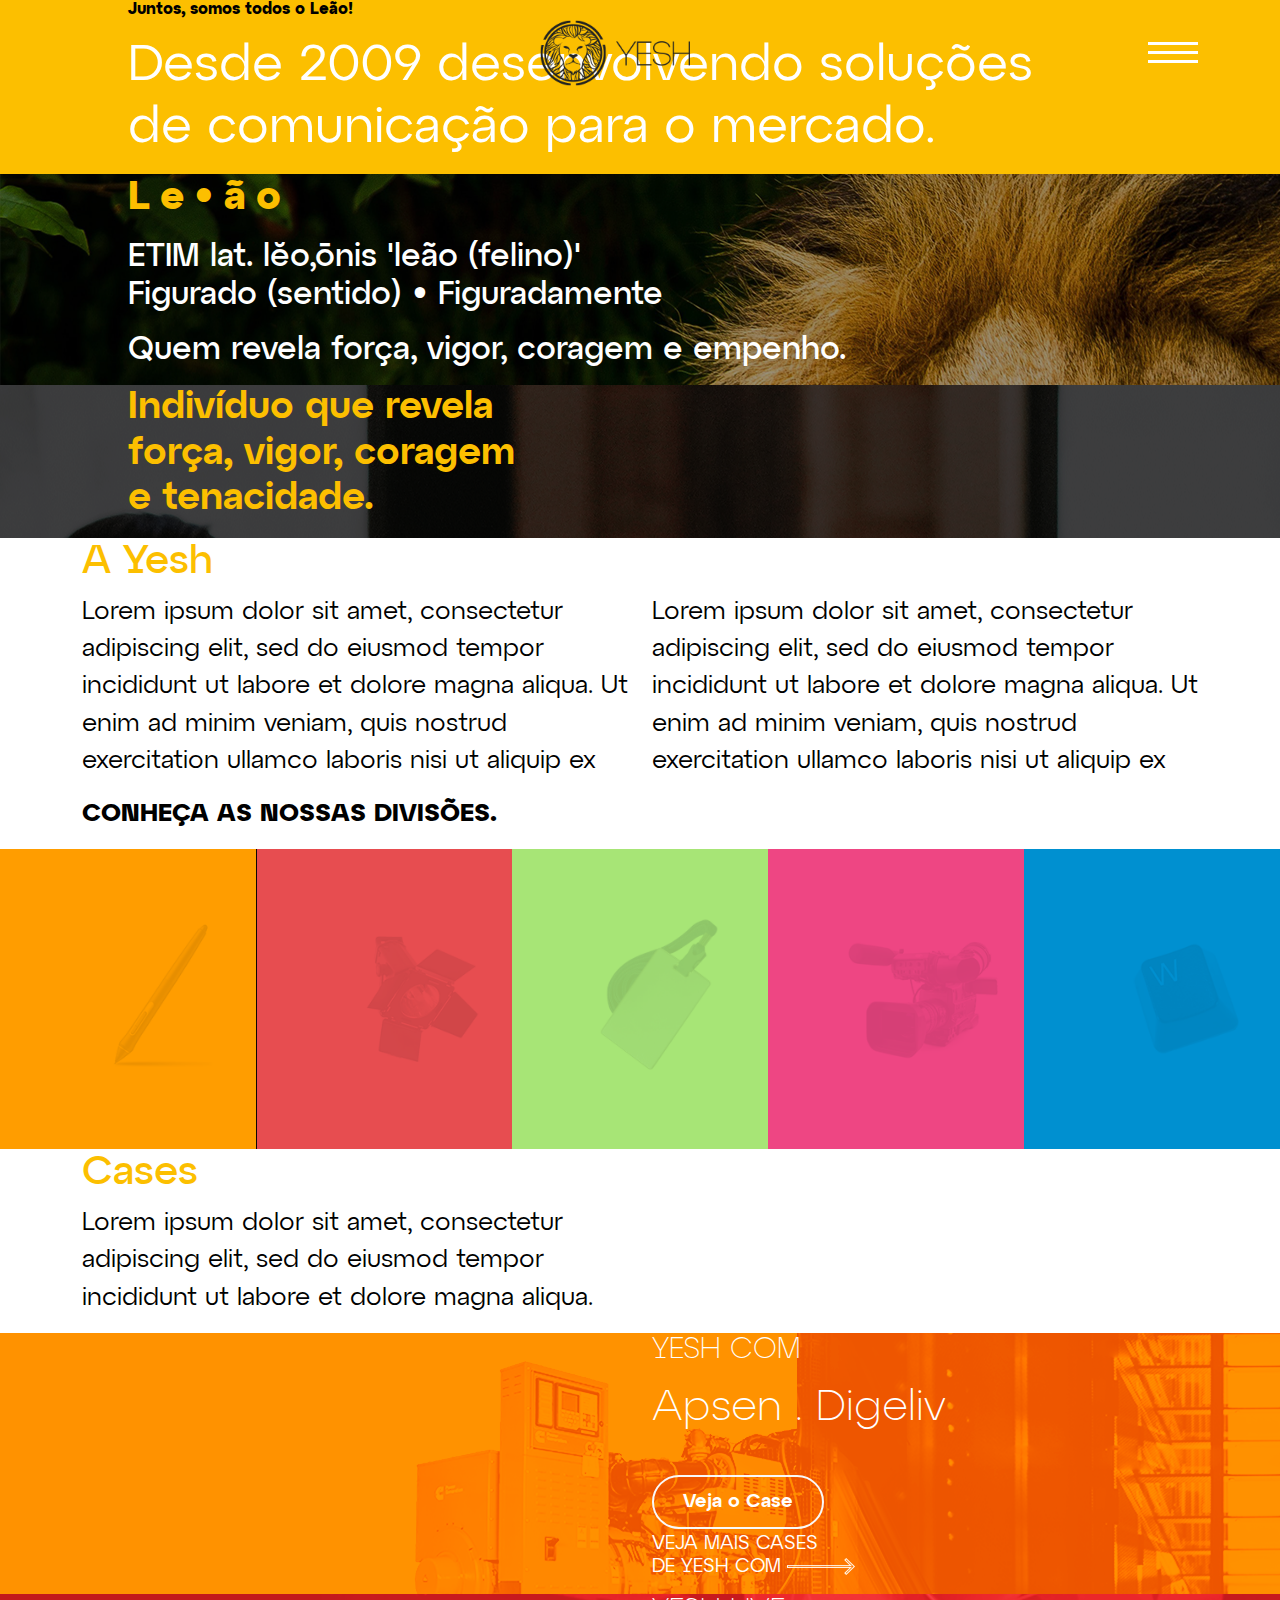
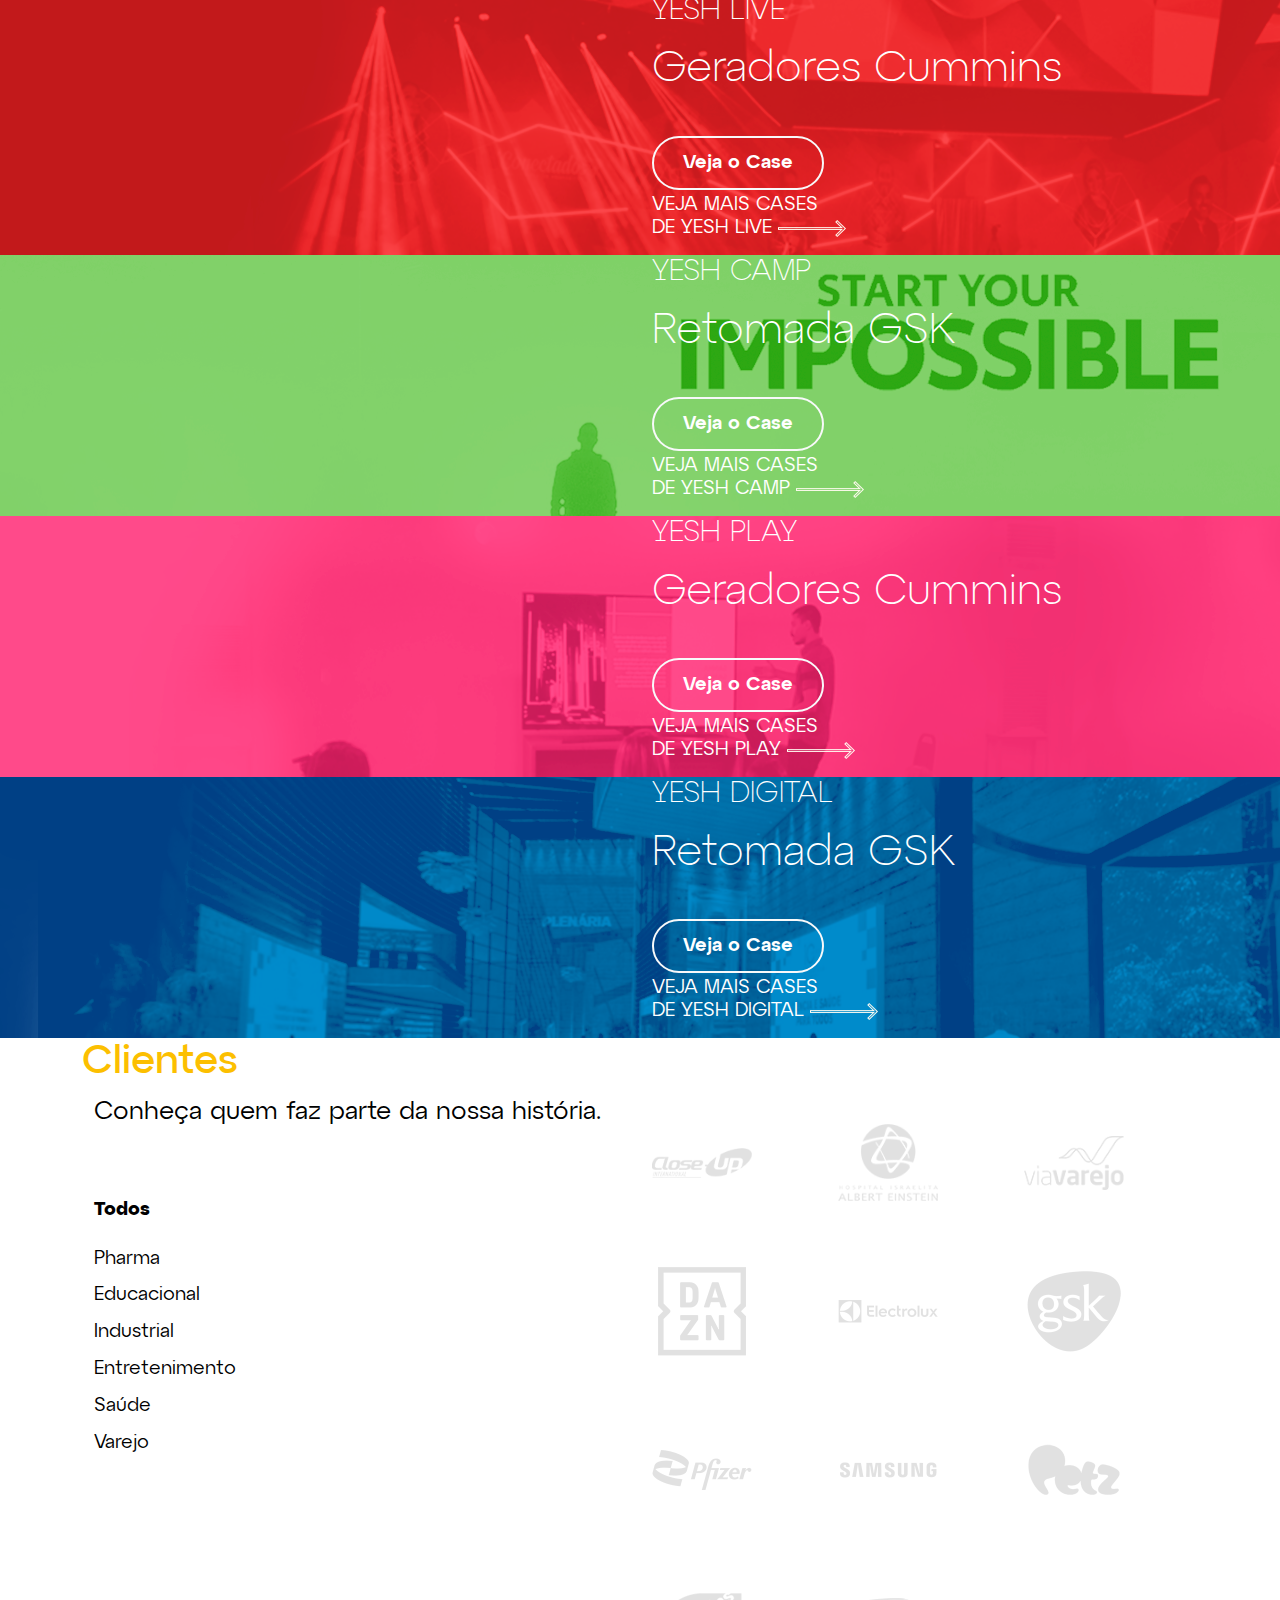
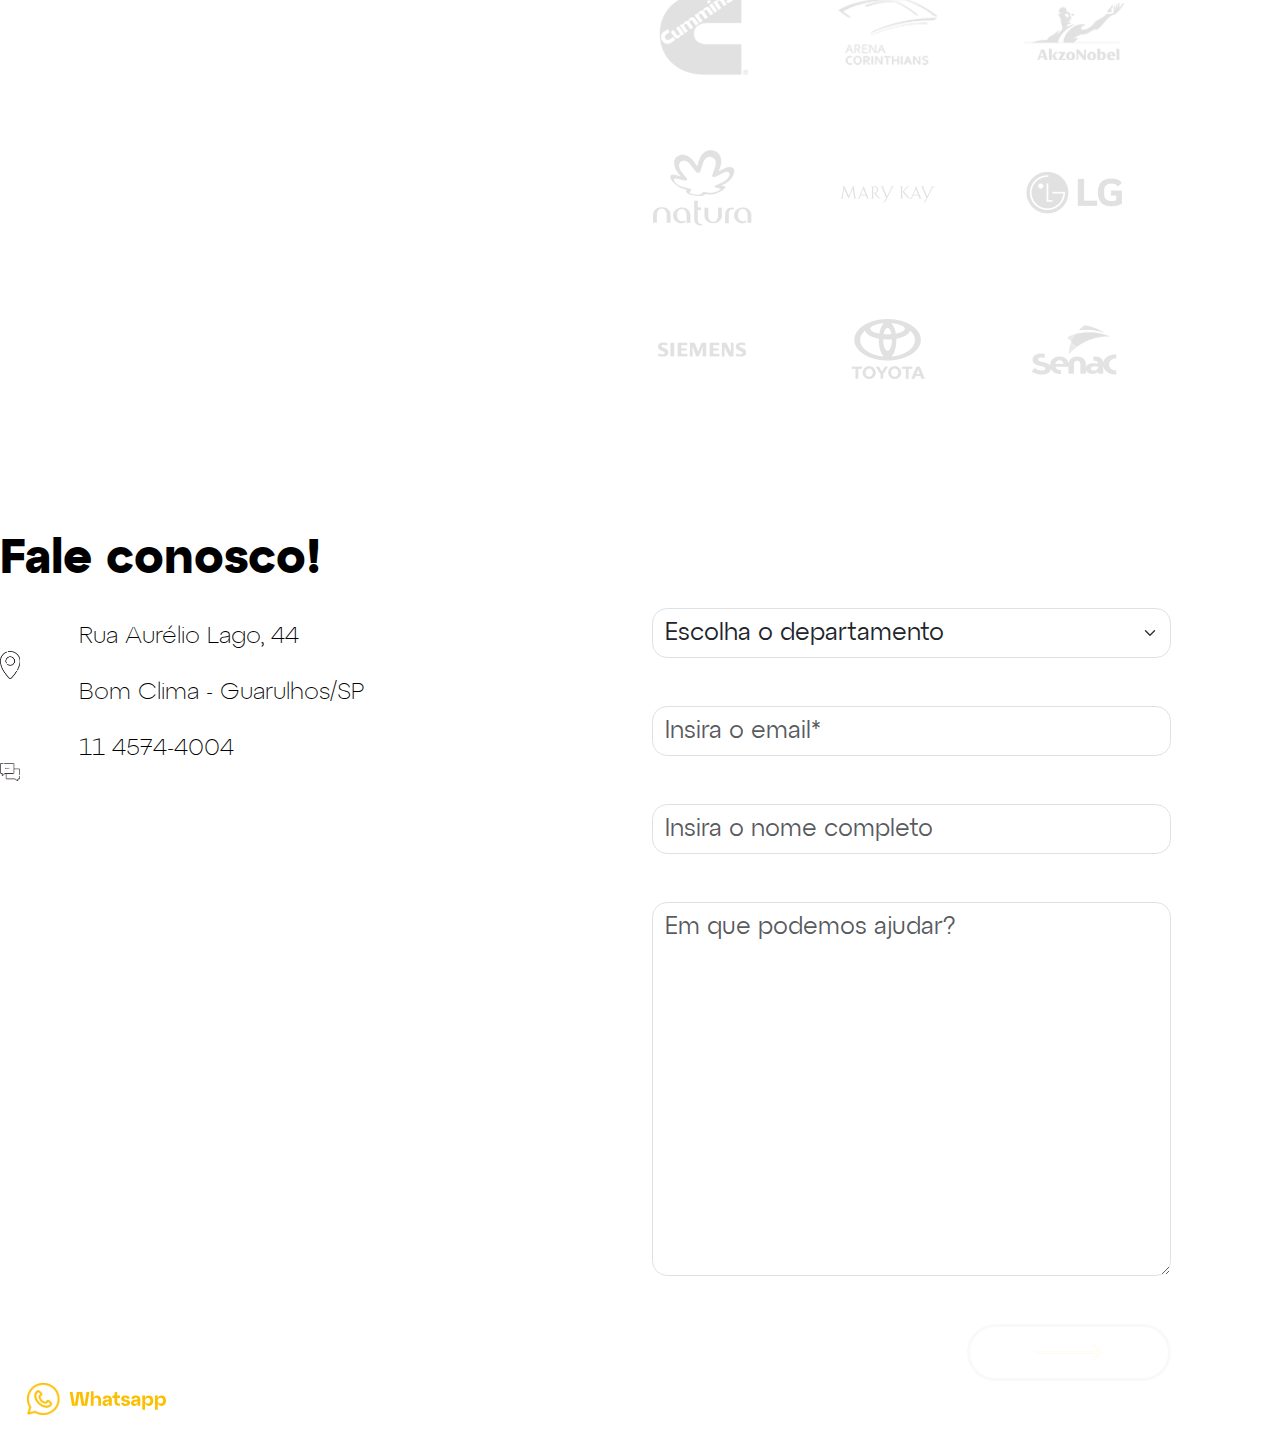
<file: Sobre.html>
<!DOCTYPE html>
<html>

<head>
    <title>Yesh</title>
    <!-- Latest compiled and minified CSS -->
    <meta charset="UTF-8">
    <meta http-equiv="Content-Language" content="pt-br">
    <link href="https://cdn.jsdelivr.net/npm/bootstrap@5.1.3/dist/css/bootstrap.min.css" rel="stylesheet">
    <link rel="stylesheet" href="https://pro.fontawesome.com/releases/v5.10.0/css/all.css" integrity="sha384-AYmEC3Yw5cVb3ZcuHtOA93w35dYTsvhLPVnYs9eStHfGJvOvKxVfELGroGkvsg+p" crossorigin="anonymous" />
    <link rel="stylesheet" href="assets/css/style.css">
    <meta name="viewport" content="width=device-width, initial-scale=1, minimum-scale=1" />
    <link href="assets/fonts/atyp_bl/stylesheet.css" rel="stylesheet">
    <link rel="stylesheet" href="assets/css/responsive.css">
</head>

<body>
    <section>
        <nav class="navbar  fixed-top yesh_navbar" style="z-index: 98;">
            <div class="container-fluid">

                <div class="d-flex justify-content-start">
                    <h3></h3>
                </div>
                <!--<div class="d-flex justify-content-end">...</div>
                <div class="d-flex justify-content-center">...</div>
                <div class="d-flex justify-content-between">...</div>
                <div class="d-flex justify-content-around">...</div>-->
                <div class="d-flex justify-content-center">
                    <div class="row">
                        <div class="col">
                            <img id="logo" src="assets/imagens/Logo.png" class="logo_yesh" alt="">

                        </div>

                    </div>

                </div>
                <div class="d-flex justify-content-end">
                    <div class="row">
                        <div class="col">
                            <div class="" id="btn_H" onclick="myFunction(this)">
                                <div class="bar1"></div>
                                <div class="bar2"></div>
                                <div class="bar3"></div>
                            </div>
                        </div>

                    </div>

                </div>

            </div>
        </nav>
    </section>
    <section id="home">
        <!--Banner-->
        <div class="banner" id="banner_home">
            <div id="banner_home_logo" class="div_banner">
                <div class="container-fluid letreiro_caixa home">
                    <div class="row">
                        <div class="col-12 col-sm-10 col-md-10 col-lg-10 col-xl-10">
                            <p class="home_titulo">Juntos, somos todos o Leão!</p>
                        </div>
                    </div>
                    <div class="row">
                        <div class="col-12 col-sm-10 col-md-10 col-lg-10 col-xl-10">
                            <p class="home_corpo">Desde 2009 desenvolvendo soluções <br> de comunicação para o mercado.</p>
                        </div>
                    </div>

                </div>
            </div>
        </div>
    </section>
    <section id="sobre">
        <!--Banner-->
        <div class="banner" id="banner_sobre_1">
            <div id="div_banner" class="div_banner">
                <div class="container-fluid letreiro_caixa sobre">
                    <div class="row">
                        <div class="col-12 col-sm-10 col-md-10 col-lg-10 col-xl-10">
                            <h1>
                                <p class="sobre_titulo">Le•ão</p>
                            </h1>
                        </div>
                    </div>
                    <div class="row">
                        <div class="col-12 col-sm-10 col-md-10 col-lg-10 col-xl-10">
                            <h2>
                                <p class="sobre_corpo">ETIM lat. lĕo,ōnis 'leão (felino)' <br> Figurado (sentido) • Figuradamente</p>
                            </h2>
                        </div>
                    </div>
                    <div class="row">
                        <div class="col-12 col-sm-10 col-md-10 col-lg-10 col-xl-10">
                            <h2>
                                <p class="sobre_corpo">Quem revela força, vigor, coragem e empenho.</p>
                            </h2>
                        </div>
                    </div>
                </div>
            </div>
        </div>
        <!--Banner-->
        <div class="banner" id="banner_sobre_2">
            <div id="div_banner1" class="div_banner">
                <div class="container-fluid letreiro_caixa sobre_1">
                    <div class="row">
                        <div class="col-12 col-sm-10 col-md-10 col-lg-10 col-xl-10">
                            <h1>
                                <p class="sobre_texto">Indivíduo que revela <br>força, vigor, coragem <br>e tenacidade.</p>
                            </h1>
                        </div>
                    </div>
                </div>
            </div>
        </div>
        <div class="banner" id="banner">
            <div class="container">
                <div class="row">
                    <div class="container">
                        <div class="row">
                            <div class="col-12">
                                <h1 class="yesh_titulo_h1">A Yesh</h1>
                            </div>
                            <div class="container-fluid">
                                <div class="row">
                                    <div class="col-12 col-sm-12 col-md-12 col-lg-6 col-xl-6">
                                        <p class="yesh_corpo">Lorem ipsum dolor sit amet, consectetur adipiscing elit, sed do eiusmod tempor incididunt ut labore et dolore magna aliqua. Ut enim ad minim veniam, quis nostrud exercitation ullamco laboris nisi ut aliquip ex </p>
                                    </div>
                                    <div class="col-12 col-sm-12 col-md-12 col-lg-6 col-xl-6">
                                        <p class="yesh_corpo">Lorem ipsum dolor sit amet, consectetur adipiscing elit, sed do eiusmod tempor incididunt ut labore et dolore magna aliqua. Ut enim ad minim veniam, quis nostrud exercitation ullamco laboris nisi ut aliquip ex </p>
                                    </div>
                                </div>
                            </div>
                            <div class="row">
                                <div class="col-12">
                                    <p class="yesh_corpo">
                                        <b>
                                            CONHEÇA AS NOSSAS DIVISÕES.
                                        </b>
                                    </p>
                                </div>
                            </div>
                        </div>
                    </div>
                </div>
            </div>
            <div class="container-fluid">
                <div class="row yesh_col_center">
                    <!-- <div class="yesh_col_custon" id="logo_com"></div>
                    <div class="yesh_col_custon" id="logo_live"></div>
                    <div class="yesh_col_custon" id="logo_camp"></div>
                    <div class="yesh_col_custon" id="logo_play"></div>
                    <div class="yesh_col_custon" id="logo_digital"></div>-->
                    <div class="col-lg-2 tamanho" id="logo_com"></div>
                    <div class="col-lg-2 tamanho" id="logo_live"></div>
                    <div class="col-lg-2 tamanho" id="logo_camp"></div>
                    <div class="col-lg-2 tamanho" id="logo_play"></div>
                    <div class="col-lg-2 tamanho" id="logo_digital"></div>
                </div>
            </div>
    </section>
    <section id="cases">
        <div class="container">
            <div class="row">
                <div class="col-12">
                    <h1 class="yesh_titulo_h1">Cases</h1>
                </div>
                <div class="container-fluid">
                    <div class="row">
                        <div class="col-12 col-sm-12 col-md-12 col-lg-6 col-xl-6">
                            <p class="yesh_corpo" class="yesh_corpo">Lorem ipsum dolor sit amet, consectetur adipiscing elit, sed do eiusmod tempor incididunt ut labore et dolore magna aliqua. </p>
                        </div>
                    </div>
                </div>
            </div>
        </div>
        <div class="banner" id="banner_case_1">
            <div id="div_banner1" class="div_banner">
                <div class="container-fluid letreiro_caixa case_1">
                    <div class="row">
                        <div class="col-12 col-sm-5 col-md-5 col-lg-6 col-xl-6"></div>
                        <div class="col-12 col-sm-5 col-md-5 col-lg-6 col-xl-6">
                            <p class="case_titulo">YESH COM</p>
                        </div>
                    </div>
                    <div class="row">
                        <div class="col-12 col-sm-5 col-md-5 col-lg-6 col-xl-6"></div>
                        <div class="col-12 col-sm-5 col-md-5 col-lg-6 col-xl-6">
                            <p class="case_corpo">Apsen . Digeliv</p>
                        </div>
                    </div>
                    <br>
                    <div class="row">
                        <div class="col-12 col-sm-5 col-md-5 col-lg-6 col-xl-6"></div>
                        <div class="col-12 col-sm-3 col-md-3 col-lg-6 col-xl-6">
                            <a><button class="btn btn-outline-light case_botao" > Veja o Case</button > </a>
                            <p class="case_link">VEJA MAIS CASES <br>DE YESH COM <img src="assets/imagens/seta.png" alt=""></p>
                        </div>
                    </div>
                </div>

            </div>
        </div>
        <div class="banner" id="banner_case_2">
            <div id="div_banner1" class="div_banner">
                <div class="container-fluid letreiro_caixa case_2">
                    <div class="row">
                        <div class="col-12 col-sm-5 col-md-5 col-lg-6 col-xl-6"></div>
                        <div class="col-12 col-sm-5 col-md-5 col-lg-6 col-xl-6">
                            <p class="case_titulo">YESH LIVE</p>
                        </div>
                    </div>
                    <div class="row">
                        <div class="col-12 col-sm-5 col-md-5 col-lg-6 col-xl-6"></div>
                        <div class="col-12 col-sm-5 col-md-5 col-lg-6 col-xl-6">
                            <p class="case_corpo">Geradores Cummins</p>
                        </div>
                    </div>
                    <br>
                    <div class="row">
                        <div class="col-12 col-sm-5 col-md-5 col-lg-6 col-xl-6"></div>
                        <div class="col-12 col-sm-3 col-md-3 col-lg-6 col-xl-6">
                            <a><button class="btn btn-outline-light case_botao" > Veja o Case</button > </a>
                            <p class="case_link">VEJA MAIS CASES <br>DE YESH LIVE <img src="assets/imagens/seta.png" alt=""></p>
                        </div>
                    </div>
                </div>
            </div>
        </div>
        <div class="banner" id="banner_case_3">
            <div id="div_banner1" class="div_banner">
                <div class="container-fluid letreiro_caixa case_3">
                    <div class="row">
                        <div class="col-12 col-sm-5 col-md-5 col-lg-6 col-xl-6"></div>
                        <div class="col-12 col-sm-5 col-md-5 col-lg-6 col-xl-6">
                            <p class="case_titulo">YESH CAMP</p>
                        </div>
                    </div>
                    <div class="row">
                        <div class="col-12 col-sm-5 col-md-5 col-lg-6 col-xl-6"></div>
                        <div class="col-12 col-sm-5 col-md-5 col-lg-6 col-xl-6">
                            <p class="case_corpo">Retomada GSK</p>
                        </div>
                    </div>
                    <br>
                    <div class="row">
                        <div class="col-12 col-sm-5 col-md-5 col-lg-6 col-xl-6"></div>
                        <div class="col-12 col-sm-3 col-md-3 col-lg-6 col-xl-6">
                            <a><button class="btn btn-outline-light case_botao" > Veja o Case</button > </a>
                            <p class="case_link">VEJA MAIS CASES <br>DE YESH CAMP <img src="assets/imagens/seta.png" alt=""></p>
                        </div>
                    </div>
                </div>
            </div>
        </div>
        <div class="banner" id="banner_case_4">
            <div id="div_banner1" class="div_banner">
                <div class="container-fluid letreiro_caixa case_4">
                    <div class="row">
                        <div class="col-12 col-sm-5 col-md-5 col-lg-6 col-xl-6"></div>
                        <div class="col-12 col-sm-5 col-md-5 col-lg-6 col-xl-6">
                            <p class="case_titulo">YESH PLAY</p>
                        </div>
                    </div>
                    <div class="row">
                        <div class="col-12 col-sm-5 col-md-5 col-lg-6 col-xl-6"></div>
                        <div class="col-12 col-sm-5 col-md-5 col-lg-6 col-xl-6">
                            <p class="case_corpo">Geradores Cummins</p>
                        </div>
                    </div>
                    <br>
                    <div class="row">
                        <div class="col-12 col-sm-5 col-md-5 col-lg-6 col-xl-6"></div>
                        <div class="col-12 col-sm-3 col-md-3 col-lg-6 col-xl-6">
                            <a><button class="btn btn-outline-light case_botao" > Veja o Case</button > </a>
                            <p class="case_link">VEJA MAIS CASES <br>DE YESH PLAY <img src="assets/imagens/seta.png" alt=""></p>
                        </div>
                    </div>
                </div>
            </div>
        </div>
        <div class="banner" id="banner_case_5">
            <div id="div_banner1" class="div_banner">
                <div class="container-fluid letreiro_caixa case_5">
                    <div class="row">
                        <div class="col-12 col-sm-5 col-md-5 col-lg-6 col-xl-6"></div>
                        <div class="col-12 col-sm-5 col-md-5 col-lg-6 col-xl-6">
                            <p class="case_titulo">YESH DIGITAL</p>
                        </div>
                    </div>
                    <div class="row">
                        <div class="col-12 col-sm-5 col-md-5 col-lg-6 col-xl-6"></div>
                        <div class="col-12 col-sm-5 col-md-5 col-lg-6 col-xl-6">
                            <p class="case_corpo">Retomada GSK</p>
                        </div>
                    </div>
                    <br>
                    <div class="row">
                        <div class="col-12 col-sm-5 col-md-5 col-lg-6 col-xl-6"></div>
                        <div class="col-12 col-sm-3 col-md-3 col-lg-2 col-xl-6">
                            <a><button class="btn btn-outline-light case_botao" > Veja o Case</button > </a>
                            <p class="case_link">VEJA MAIS CASES <br>DE YESH DIGITAL&nbsp;<img src="assets/imagens/seta.png" alt=""></p>
                        </div>
                    </div>
                </div>
            </div>
        </div>
    </section>
    <section id="clientes">
        <div class="container">
            <div class="row">
                <div class="col-12">
                    <h1 class="yesh_titulo_h1">Clientes</h1>

                    <div class="container-fluid">
                        <div class="row">
                            <div class="col-12 col-sm-12 col-md-12 col-lg-12 col-xl-6">
                                <p class="yesh_corpo">
                                    Conheça quem faz parte da nossa história.
                                </p>
                                <br><br>
                                <p class="todos_titulo">Todos</p>
                                <p class="todos_corpo">
                                    Pharma<br> Educacional
                                    <br> Industrial
                                    <br> Entretenimento
                                    <br> Saúde
                                    <br> Varejo
                                    <br>
                                </p>
                            </div>
                            <div class="col-12 col-sm-12 col-md-12 col-lg-12 col-xl-6">
                                <div>
                                    <div class="row linha_cliente">
                                        <div class="col-4">
                                            <div class="div_logo_cliente">
                                                <img class="logo_cliente" src="assets/imagens/close-up.png" alt="">
                                            </div>
                                        </div>
                                        <div class="col-4">
                                            <div class="div_logo_cliente">
                                                <img class="logo_cliente" src="assets/imagens/albert_einstein.png" alt="">
                                            </div>
                                        </div>
                                        <div class="col-4">
                                            <div class="div_logo_cliente">
                                                <img class="logo_cliente" src="assets/imagens/via-varejo.png" alt="">
                                            </div>
                                        </div>
                                    </div>
                                    <div class="row linha_cliente">
                                        <div class="col-4">
                                            <div class="div_logo_cliente">
                                                <img class="logo_cliente" src="assets/imagens/dazn.png" alt="">
                                            </div>
                                        </div>
                                        <div class="col-4">
                                            <div class="div_logo_cliente">
                                                <img class="logo_cliente" src="assets/imagens/electrolux.png" alt="">
                                            </div>
                                        </div>
                                        <div class="col-4">
                                            <div class="div_logo_cliente">
                                                <img class="logo_cliente" src="assets/imagens/gsk.png" alt="">
                                            </div>
                                        </div>
                                    </div>
                                    <div class="row linha_cliente">
                                        <div class="col-4">
                                            <div class="div_logo_cliente">
                                                <img class="logo_cliente" src="assets/imagens/pfizer.png" alt="">
                                            </div>
                                        </div>
                                        <div class="col-4">
                                            <div class="div_logo_cliente">
                                                <img class="logo_cliente" src="assets/imagens/samsung.png" alt="">
                                            </div>
                                        </div>
                                        <div class="col-4">
                                            <div class="div_logo_cliente">
                                                <img class="logo_cliente" src="assets/imagens/petz.png" alt="">
                                            </div>
                                        </div>
                                    </div>
                                    <div class="row linha_cliente">
                                        <div class="col-4">
                                            <div class="div_logo_cliente">
                                                <img class="logo_cliente" src="assets/imagens/cummins.png" alt="">
                                            </div>
                                        </div>
                                        <div class="col-4">
                                            <div class="div_logo_cliente">
                                                <img class="logo_cliente" src="assets/imagens/arena-corinthians.png" alt="">
                                            </div>
                                        </div>
                                        <div class="col-4">
                                            <div class="div_logo_cliente">
                                                <img class="logo_cliente" src="assets/imagens/akzo-nobel.png" alt="">
                                            </div>
                                        </div>
                                    </div>
                                    <div class="row linha_cliente">
                                        <div class="col-4">
                                            <div class="div_logo_cliente">
                                                <img class="logo_cliente" src="assets/imagens/natura.png" alt="">
                                            </div>
                                        </div>
                                        <div class="col-4">
                                            <div class="div_logo_cliente">
                                                <img class="logo_cliente" src="assets/imagens/mary_kay.png" alt="">
                                            </div>
                                        </div>
                                        <div class="col-4">
                                            <div class="div_logo_cliente">
                                                <img class="logo_cliente" src="assets/imagens/lg.png" alt="">
                                            </div>
                                        </div>
                                    </div>
                                    <div class="row linha_cliente">
                                        <div class="col-4">
                                            <div class="div_logo_cliente">
                                                <img class="logo_cliente" src="assets/imagens/siemens.png" alt="">
                                            </div>
                                        </div>
                                        <div class="col-4">
                                            <div class="div_logo_cliente">
                                                <img class="logo_cliente" src="assets/imagens/toyota.png" alt="">
                                            </div>
                                        </div>
                                        <div class="col-4">
                                            <div class="div_logo_cliente">
                                                <img class="logo_cliente" src="assets/imagens/senac.png" alt="">
                                            </div>
                                        </div>
                                    </div>
                                </div>

                            </div>
                        </div>
                    </div>
                </div>
            </div>
        </div>
    </section>
    <!---Contatos--->
    <section id="contatos">
        <div class="banner" id="banner_contatos">
            <div id="yesh_contatos_logo" class="div_banner">
                <div class="col-12 col-sm-8 col-md-8 col-lg-8 col-xl-10">
                    <h1 class="contato_título">Fale conosco!</h1>
                </div>
            </div>
            <div class="row">
                <div class="col-12 col-sm-12 col-md-12 col-lg-12 col-xl-6">
                    <div class="row">
                        <div class="col-1">
                            <div class="div_logo_cliente">
                                <img class="logo_localizacao" src="assets/imagens/001-location.png" alt="">
                            </div>
                        </div>
                        <div class="col-10 col-sm-10 col-md-10 col-lg-10 col-xl-10">
                            <p class="contato_corpo">Rua Aurélio Lago, 44<br> Bom Clima - Guarulhos/SP<br></p>
                        </div>
                    </div>
                    <div class="row">
                        <div class="col-1">
                            <div class="div_logo_cliente">
                                <img class="logo_localizacao" src="assets/imagens/001-chat.png" alt="">
                            </div>
                        </div>
                        <div class="col-10 col-sm-10 col-md-10 col-lg-10 col-xl-10">
                            <p class="contato_corpo">11 4574-4004</p>
                        </div>
                    </div>
                    <div class="row contato_rede_logo">
                        <div class="col-12 col-sm-12 col-md-12 col-lg-4 col-xl-4">
                            <img class="wpp_contato_img" src="assets/imagens/botão_wpp.svg" alt="">
                        </div>
                        <div class="col-12 col-sm-12 col-md-12 col-lg-8 col-xl-8">
                            <img class="yesh_contato_logo_rede" src="assets/imagens/instagram.svg" alt="">
                            <img class="yesh_contato_logo_rede" src="assets/imagens/facebook.svg" alt="">
                            <img class="yesh_contato_logo_rede" src="assets/imagens/linkedin.svg" alt="">
                        </div>
                    </div>
                </div>
                <div class="col-12 col-sm-12 col-md-12 col-lg-12 col-xl-6">
                    <div class="row" id="form_fale_conosco">
                        <div class="col-10">
                            <select class="form-select campo">
                                <option selected>Escolha o departamento</option>
                                <option>Yesh Camp</option>
                                <option>Yesh Com</option>
                                <option>Yesh Digital</option>
                                <option>Yesh Live</option>
                                <option>Yesh Play</option>                                
                            </select><br><br>
                        </div>
                        <div class="col-10">
                            <input type="email" class="form-control campo" id="email" placeholder="Insira o email*" name="email" required><br><br>
                        </div>
                        <div class="col-10">
                            <input type="text" class="form-control campo" id="nome" placeholder="Insira o nome completo" name="nome">
                            <br><br>
                        </div>
                        <div class="col-10">
                            <textarea name="mensagem" id="mensagem" placeholder="Em que podemos ajudar?" cols="30" rows="10" class="form-control campo"></textarea>
                            <br><br>
                        </div>
                        <div class="col-10" style="text-align: end;">
                            <a><button class="btn btn-outline-light case_botao_form" > <img src="assets/imagens/seta.png" alt=""></button > </a>
                        </div>
                    </div>
                </div>
            </div>
    </section>
    <section id="menu_bu">
        <div id="myNav" class="overlay" style="z-index: 99;">

            <!--Header menu-->
            <div class="card-header">
                <div id="nav_header">
                    <!--<div class="d-flex justify-content-end">...</div>
                <div class="d-flex justify-content-center">...</div>
                <div class="d-flex justify-content-between">...</div>
                <div class="d-flex justify-content-around">...</div>-->
                    <div class="container-fluid">

                        <div class="row yesh_menu_iten">
                            <div class="col-8 col-sm-8 col-md-8 col-lg-10 col-xl-10">
                                <div class="container">
                                    <div class="row">
                                        <div class="col-1">

                                        </div>
                                        <div class="col-11">
                                            <div class="row">
                                                <div class="col-1">
                                                    <h5>/COM</h5>
                                                </div>
                                                <div class="col-1">
                                                    <h5>/PLAY</h5>
                                                </div>
                                                <div class="col-1">
                                                    <h5>/CAMP</h5>
                                                </div>
                                                <div class="col-1">
                                                    <h5>/LIVE</h5>
                                                </div>
                                                <div class="col-1">
                                                    <h5>/DIGITAL</h5>
                                                </div>

                                            </div>

                                        </div>
                                    </div>
                                </div>
                            </div>
                            <div class="col-4 col-sm-4 col-md-4 col-lg-2 col-xl-2  align-content-center">
                                <div class="container">
                                    <div class="row yesh_menu_iten">
                                        <div class="col-8 yesh_menu_logo">
                                            <h3>Yesh</h3>
                                        </div>
                                        <div class="col-4">
                                            <a class="yesh_button_X" href="javascript:void(0)" onclick="closeNav()">
                                                &#10005;</a>
                                        </div>
                                    </div>
                                </div>
                            </div>
                        </div>
                    </div>
                    <!--<a href="javascript:void(0)" class="closebtn" onclick="closeNav()"> &#10005;</a>-->
                </div>
            </div>
            <!--Header menu-->
            <!--body menu-->
            <div class="card-body">
                <div id="nav_body" class="overlay-content">
                    <a class="yesh_a" href="#sobre"><b>Sobre</b></a>
                    <a class="yesh_a" href="#cases"><b>Cases</b></a>
                    <a class="yesh_a" href="#clientes"><b>Clientes</b></a>
                    <a class="yesh_a" href="#contatos"><b>Contato</b></a>
                </div>
            </div>
            <!--body menu-->
            <!--footer menu-->
            <div class="card-footer yesh_card_footer">
                <div id="nav_footer" class="overlay-content yesh_nav_footer">
                    <div class="container-fluid">
                        <hr class="yesh_footer_line">
                        <div class="row yesh_menu_iten">
                            <div class="col-12 col-sm-12 col-md-12 col-lg-1 col-xl-1"></div>
                            <div class="col-4 col-sm-4 col-md-4 col-lg-2 col-xl-2">
                                <img id="yesh_tag_logo" class="yesh_footer_logo" src="assets/imagens/YeshTag.svg" alt="">
                            </div>
                            <div class="col-4 col-sm-4 col-md-4 col-lg-2 col-xl-2">
                                <img id="yesh_cast_logo" class="yesh_footer_logo" src="assets/imagens/YeshCast.svg" alt="">
                            </div>
                            <div class="col-4 col-sm-4 col-md-4 col-lg-2 col-xl-2">
                                <img id="yesh_beyesher_logo" class="yesh_footer_logo" src="assets/imagens/BeYesher.svg" alt="">
                            </div>
                            <div class="col-12 col-sm-12 col-md-12 col-lg-1 col-xl-1"></div>
                            <div class="col-12 col-sm-12 col-md-12 col-lg-2 col-xl-2">
                                <img class="wpp_img" src="assets/imagens/botão_wpp.svg" alt="">
                            </div>
                            <div class="col-12 col-sm-12 col-md-12 col-lg-2 col-xl-2">
                                <img class="yesh_footer_logo_rede" src="assets/imagens/instagram.svg" alt="">
                                <img class="yesh_footer_logo_rede" src="assets/imagens/facebook.svg" alt="">
                                <img class="yesh_footer_logo_rede" src="assets/imagens/linkedin.svg" alt="">
                            </div>
                        </div>
                    </div>

                </div>
            </div>
            <!--footer menu-->
    </section>
    <!--Javascript-->
    <!-- Latest compiled JavaScript -->
    <script src="https://cdn.jsdelivr.net/npm/bootstrap@5.1.3/dist/js/bootstrap.bundle.min.js"></script>
    <script>
        var nav_open = false;
        let home_scroll = document.getElementById("home").scrollHeight;

        function myFunction(x) {
            //x.classList.toggle("change");
            document.getElementById("myNav").style.width = "100%";
            document.getElementById("btn_H").style.display = "none";
        }

        function closeNav() {
            document.getElementById("myNav").style.width = "0%";
            document.getElementById("btn_H").style.display = "block";
        }

        window.addEventListener("scroll", function(event) {
            closeNav();
            var scroll = this.scrollY;
            var img = document.getElementById('logo');
            if (scroll > (home_scroll - 100)) {
                console.log("mudar");
                img.src = 'assets/imagens/Logo_amarelo.png';
            }
            if (scroll < (home_scroll - 100)) {
                img.src = 'assets/imagens/Logo.png';
            }
            console.log(home_scroll);
            //console.log(scroll);
        });
    </script>
</body>


</html>
</file>
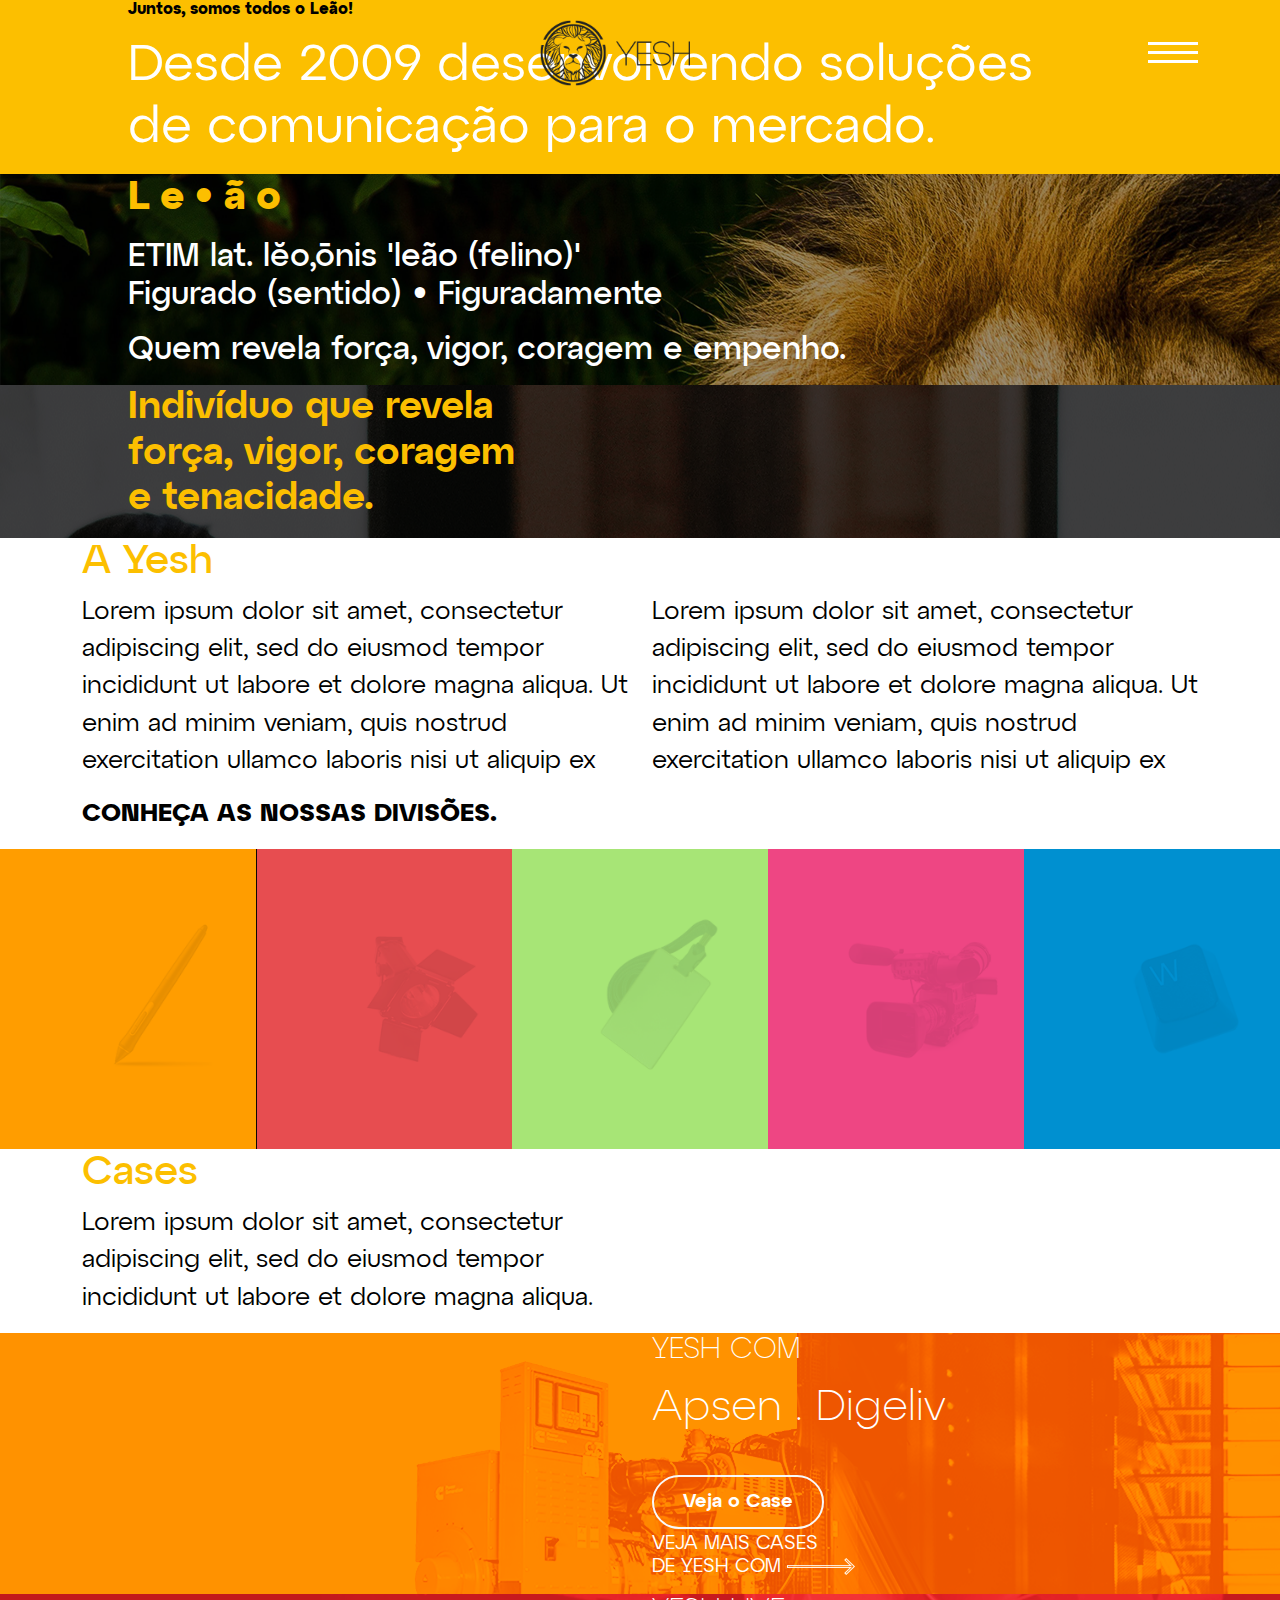
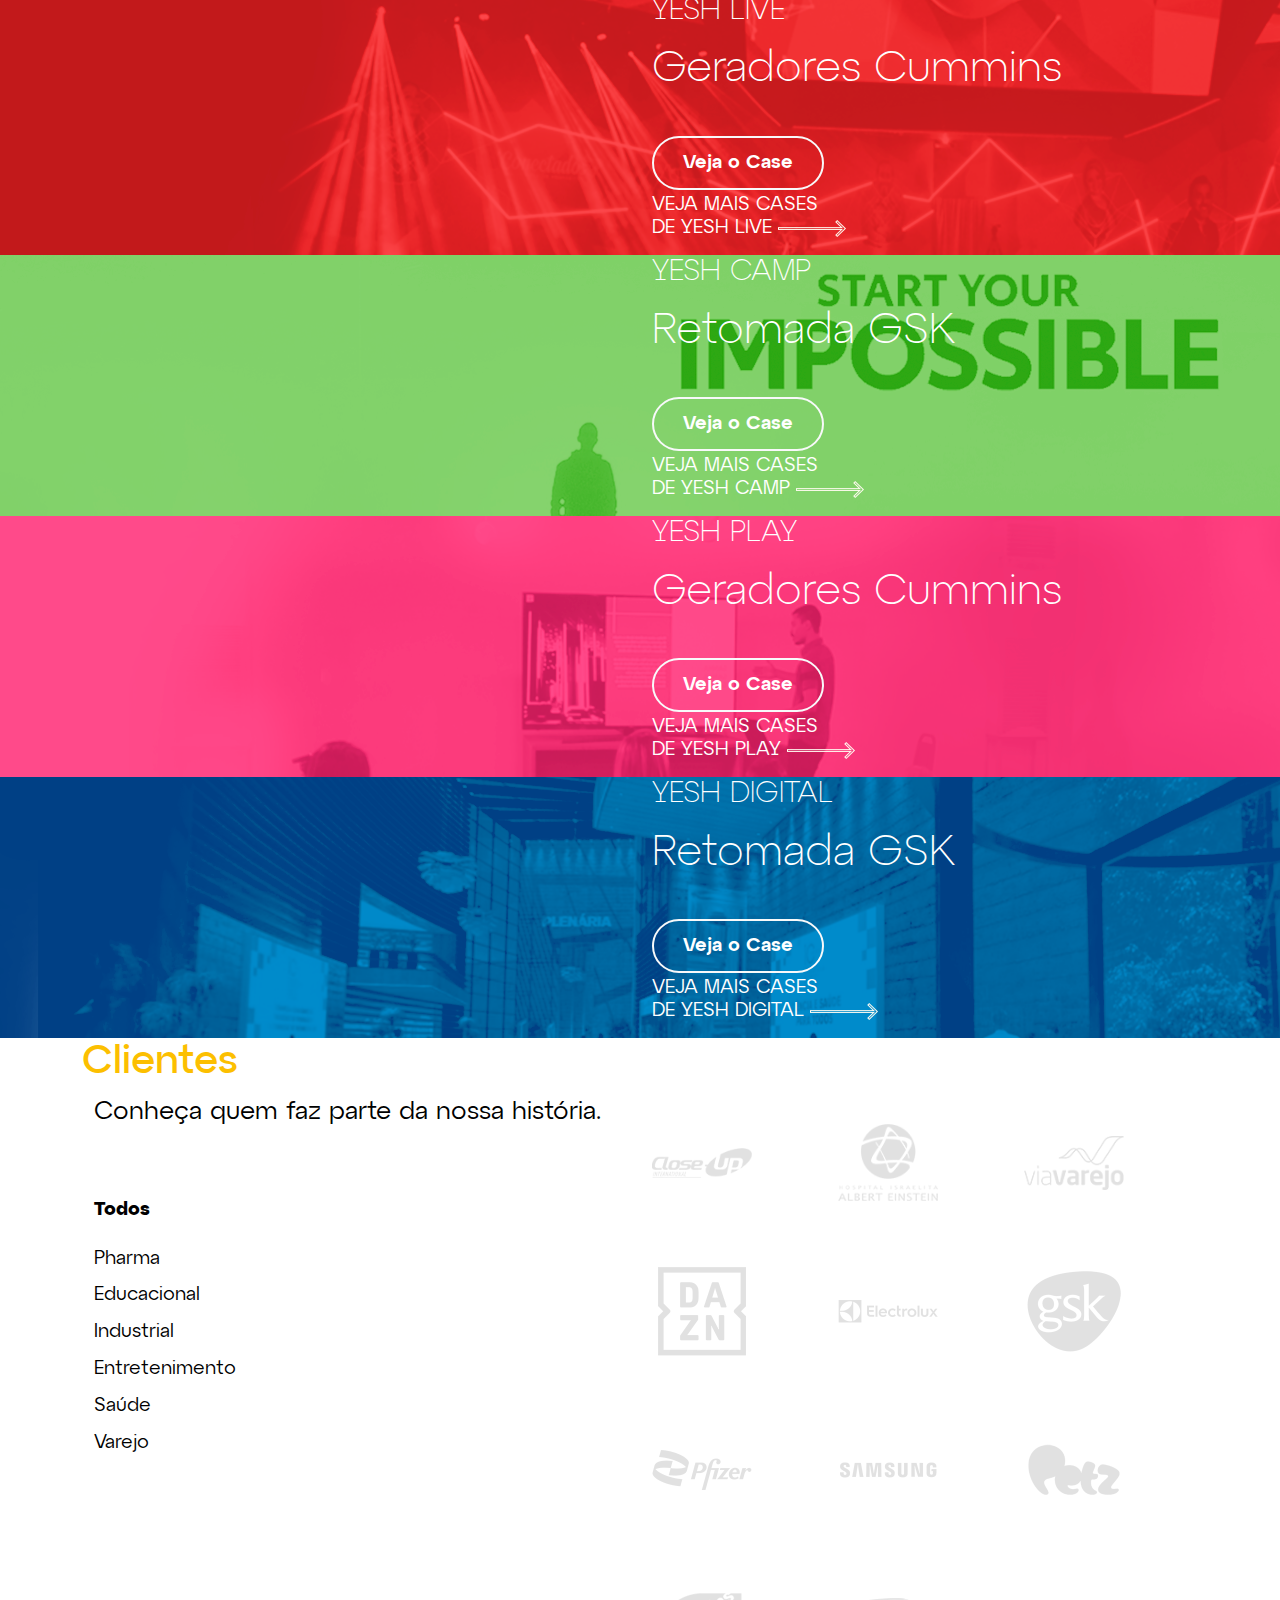
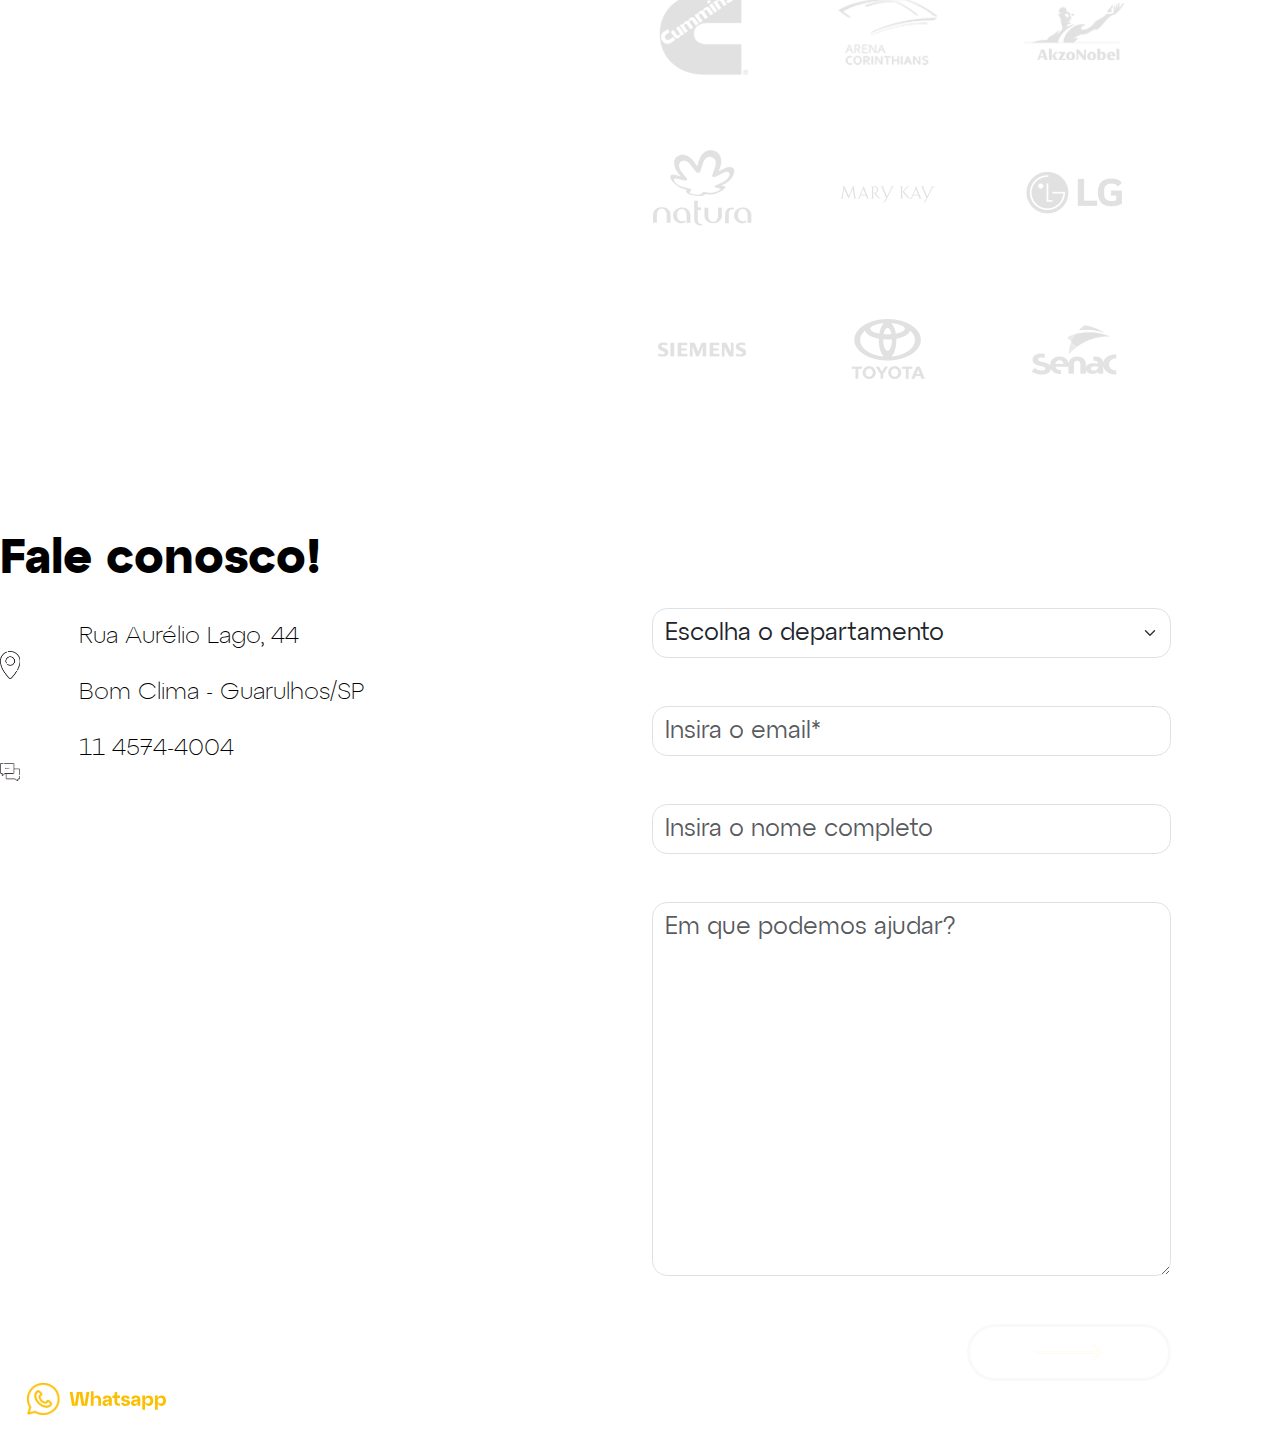
<file: sobre.html>
<!DOCTYPE html>
<html>

<head>
    <title>Yesh</title>
    <!-- Latest compiled and minified CSS -->
    <meta charset="UTF-8">
    <meta http-equiv="Content-Language" content="pt-br">
    <link href="https://cdn.jsdelivr.net/npm/bootstrap@5.1.3/dist/css/bootstrap.min.css" rel="stylesheet">
    <link rel="stylesheet" href="https://pro.fontawesome.com/releases/v5.10.0/css/all.css" integrity="sha384-AYmEC3Yw5cVb3ZcuHtOA93w35dYTsvhLPVnYs9eStHfGJvOvKxVfELGroGkvsg+p" crossorigin="anonymous" />
    <link rel="stylesheet" href="assets/css/style.css">
    <meta name="viewport" content="width=device-width, initial-scale=1, minimum-scale=1" />
    <link href="assets/fonts/atyp_bl/stylesheet.css" rel="stylesheet">
    <link rel="stylesheet" href="assets/css/responsive.css">
</head>

<body>
    <section>
        <nav class="navbar  fixed-top yesh_navbar" style="z-index: 98;">
            <div class="container-fluid">

                <div class="d-flex justify-content-start">
                    <h3></h3>
                </div>
                <!--<div class="d-flex justify-content-end">...</div>
                <div class="d-flex justify-content-center">...</div>
                <div class="d-flex justify-content-between">...</div>
                <div class="d-flex justify-content-around">...</div>-->
                <div class="d-flex justify-content-center">
                    <div class="row">
                        <div class="col">
                            <img id="logo" src="assets/imagens/Logo.png" class="logo_yesh" alt="">

                        </div>

                    </div>

                </div>
                <div class="d-flex justify-content-end">
                    <div class="row">
                        <div class="col">
                            <div class="" id="btn_H" onclick="myFunction(this)">
                                <div class="bar1"></div>
                                <div class="bar2"></div>
                                <div class="bar3"></div>
                            </div>
                        </div>

                    </div>

                </div>

            </div>
        </nav>
    </section>
    <section id="home">
        <!--Banner-->
        <div class="banner" id="banner_home">
            <div id="banner_home_logo" class="div_banner">
                <div class="container-fluid letreiro_caixa home">
                    <div class="row">
                        <div class="col-12 col-sm-10 col-md-10 col-lg-10 col-xl-10">
                            <p class="home_titulo">Juntos, somos todos o Leão!</p>
                        </div>
                    </div>
                    <div class="row">
                        <div class="col-12 col-sm-10 col-md-10 col-lg-10 col-xl-10">
                            <p class="home_corpo">Desde 2009 desenvolvendo soluções <br> de comunicação para o mercado.</p>
                        </div>
                    </div>

                </div>
            </div>
        </div>
    </section>
    <section id="sobre">
        <!--Banner-->
        <div class="banner" id="banner_sobre_1">
            <div id="div_banner" class="div_banner">
                <div class="container-fluid letreiro_caixa sobre">
                    <div class="row">
                        <div class="col-12 col-sm-10 col-md-10 col-lg-10 col-xl-10">
                            <h1>
                                <p class="sobre_titulo">Le•ão</p>
                            </h1>
                        </div>
                    </div>
                    <div class="row">
                        <div class="col-12 col-sm-10 col-md-10 col-lg-10 col-xl-10">
                            <h2>
                                <p class="sobre_corpo">ETIM lat. lĕo,ōnis 'leão (felino)' <br> Figurado (sentido) • Figuradamente</p>
                            </h2>
                        </div>
                    </div>
                    <div class="row">
                        <div class="col-12 col-sm-10 col-md-10 col-lg-10 col-xl-10">
                            <h2>
                                <p class="sobre_corpo">Quem revela força, vigor, coragem e empenho.</p>
                            </h2>
                        </div>
                    </div>
                </div>
            </div>
        </div>
        <!--Banner-->
        <div class="banner" id="banner_sobre_2">
            <div id="div_banner1" class="div_banner">
                <div class="container-fluid letreiro_caixa sobre_1">
                    <div class="row">
                        <div class="col-12 col-sm-10 col-md-10 col-lg-10 col-xl-10">
                            <h1>
                                <p class="sobre_texto">Indivíduo que revela <br>força, vigor, coragem <br>e tenacidade.</p>
                            </h1>
                        </div>
                    </div>
                </div>
            </div>
        </div>
        <div class="banner" id="banner">
            <div class="container">
                <div class="row">
                    <div class="container">
                        <div class="row">
                            <div class="col-12">
                                <h1 class="yesh_titulo_h1">A Yesh</h1>
                            </div>
                            <div class="container-fluid">
                                <div class="row">
                                    <div class="col-12 col-sm-12 col-md-12 col-lg-6 col-xl-6">
                                        <p class="yesh_corpo">Lorem ipsum dolor sit amet, consectetur adipiscing elit, sed do eiusmod tempor incididunt ut labore et dolore magna aliqua. Ut enim ad minim veniam, quis nostrud exercitation ullamco laboris nisi ut aliquip ex </p>
                                    </div>
                                    <div class="col-12 col-sm-12 col-md-12 col-lg-6 col-xl-6">
                                        <p class="yesh_corpo">Lorem ipsum dolor sit amet, consectetur adipiscing elit, sed do eiusmod tempor incididunt ut labore et dolore magna aliqua. Ut enim ad minim veniam, quis nostrud exercitation ullamco laboris nisi ut aliquip ex </p>
                                    </div>
                                </div>
                            </div>
                            <div class="row">
                                <div class="col-12">
                                    <p class="yesh_corpo">
                                        <b>
                                            CONHEÇA AS NOSSAS DIVISÕES.
                                        </b>
                                    </p>
                                </div>
                            </div>
                        </div>
                    </div>
                </div>
            </div>
            <div class="container-fluid">
                <div class="row yesh_col_center">
                    <!-- <div class="yesh_col_custon" id="logo_com"></div>
                    <div class="yesh_col_custon" id="logo_live"></div>
                    <div class="yesh_col_custon" id="logo_camp"></div>
                    <div class="yesh_col_custon" id="logo_play"></div>
                    <div class="yesh_col_custon" id="logo_digital"></div>-->
                    <div class="col-lg-2 tamanho" id="logo_com"></div>
                    <div class="col-lg-2 tamanho" id="logo_live"></div>
                    <div class="col-lg-2 tamanho" id="logo_camp"></div>
                    <div class="col-lg-2 tamanho" id="logo_play"></div>
                    <div class="col-lg-2 tamanho" id="logo_digital"></div>
                </div>
            </div>
    </section>
    <section id="cases">
        <div class="container">
            <div class="row">
                <div class="col-12">
                    <h1 class="yesh_titulo_h1">Cases</h1>
                </div>
                <div class="container-fluid">
                    <div class="row">
                        <div class="col-12 col-sm-12 col-md-12 col-lg-6 col-xl-6">
                            <p class="yesh_corpo" class="yesh_corpo">Lorem ipsum dolor sit amet, consectetur adipiscing elit, sed do eiusmod tempor incididunt ut labore et dolore magna aliqua. </p>
                        </div>
                    </div>
                </div>
            </div>
        </div>
        <div class="banner" id="banner_case_1">
            <div id="div_banner1" class="div_banner">
                <div class="container-fluid letreiro_caixa case_1">
                    <div class="row">
                        <div class="col-12 col-sm-5 col-md-5 col-lg-6 col-xl-6"></div>
                        <div class="col-12 col-sm-5 col-md-5 col-lg-6 col-xl-6">
                            <p class="case_titulo">YESH COM</p>
                        </div>
                    </div>
                    <div class="row">
                        <div class="col-12 col-sm-5 col-md-5 col-lg-6 col-xl-6"></div>
                        <div class="col-12 col-sm-5 col-md-5 col-lg-6 col-xl-6">
                            <p class="case_corpo">Apsen . Digeliv</p>
                        </div>
                    </div>
                    <br>
                    <div class="row">
                        <div class="col-12 col-sm-5 col-md-5 col-lg-6 col-xl-6"></div>
                        <div class="col-12 col-sm-3 col-md-3 col-lg-6 col-xl-6">
                            <a><button class="btn btn-outline-light case_botao" > Veja o Case</button > </a>
                            <p class="case_link">VEJA MAIS CASES <br>DE YESH COM <img src="assets/imagens/seta.png" alt=""></p>
                        </div>
                    </div>
                </div>

            </div>
        </div>
        <div class="banner" id="banner_case_2">
            <div id="div_banner1" class="div_banner">
                <div class="container-fluid letreiro_caixa case_2">
                    <div class="row">
                        <div class="col-12 col-sm-5 col-md-5 col-lg-6 col-xl-6"></div>
                        <div class="col-12 col-sm-5 col-md-5 col-lg-6 col-xl-6">
                            <p class="case_titulo">YESH LIVE</p>
                        </div>
                    </div>
                    <div class="row">
                        <div class="col-12 col-sm-5 col-md-5 col-lg-6 col-xl-6"></div>
                        <div class="col-12 col-sm-5 col-md-5 col-lg-6 col-xl-6">
                            <p class="case_corpo">Geradores Cummins</p>
                        </div>
                    </div>
                    <br>
                    <div class="row">
                        <div class="col-12 col-sm-5 col-md-5 col-lg-6 col-xl-6"></div>
                        <div class="col-12 col-sm-3 col-md-3 col-lg-6 col-xl-6">
                            <a><button class="btn btn-outline-light case_botao" > Veja o Case</button > </a>
                            <p class="case_link">VEJA MAIS CASES <br>DE YESH LIVE <img src="assets/imagens/seta.png" alt=""></p>
                        </div>
                    </div>
                </div>
            </div>
        </div>
        <div class="banner" id="banner_case_3">
            <div id="div_banner1" class="div_banner">
                <div class="container-fluid letreiro_caixa case_3">
                    <div class="row">
                        <div class="col-12 col-sm-5 col-md-5 col-lg-6 col-xl-6"></div>
                        <div class="col-12 col-sm-5 col-md-5 col-lg-6 col-xl-6">
                            <p class="case_titulo">YESH CAMP</p>
                        </div>
                    </div>
                    <div class="row">
                        <div class="col-12 col-sm-5 col-md-5 col-lg-6 col-xl-6"></div>
                        <div class="col-12 col-sm-5 col-md-5 col-lg-6 col-xl-6">
                            <p class="case_corpo">Retomada GSK</p>
                        </div>
                    </div>
                    <br>
                    <div class="row">
                        <div class="col-12 col-sm-5 col-md-5 col-lg-6 col-xl-6"></div>
                        <div class="col-12 col-sm-3 col-md-3 col-lg-6 col-xl-6">
                            <a><button class="btn btn-outline-light case_botao" > Veja o Case</button > </a>
                            <p class="case_link">VEJA MAIS CASES <br>DE YESH CAMP <img src="assets/imagens/seta.png" alt=""></p>
                        </div>
                    </div>
                </div>
            </div>
        </div>
        <div class="banner" id="banner_case_4">
            <div id="div_banner1" class="div_banner">
                <div class="container-fluid letreiro_caixa case_4">
                    <div class="row">
                        <div class="col-12 col-sm-5 col-md-5 col-lg-6 col-xl-6"></div>
                        <div class="col-12 col-sm-5 col-md-5 col-lg-6 col-xl-6">
                            <p class="case_titulo">YESH PLAY</p>
                        </div>
                    </div>
                    <div class="row">
                        <div class="col-12 col-sm-5 col-md-5 col-lg-6 col-xl-6"></div>
                        <div class="col-12 col-sm-5 col-md-5 col-lg-6 col-xl-6">
                            <p class="case_corpo">Geradores Cummins</p>
                        </div>
                    </div>
                    <br>
                    <div class="row">
                        <div class="col-12 col-sm-5 col-md-5 col-lg-6 col-xl-6"></div>
                        <div class="col-12 col-sm-3 col-md-3 col-lg-6 col-xl-6">
                            <a><button class="btn btn-outline-light case_botao" > Veja o Case</button > </a>
                            <p class="case_link">VEJA MAIS CASES <br>DE YESH PLAY <img src="assets/imagens/seta.png" alt=""></p>
                        </div>
                    </div>
                </div>
            </div>
        </div>
        <div class="banner" id="banner_case_5">
            <div id="div_banner1" class="div_banner">
                <div class="container-fluid letreiro_caixa case_5">
                    <div class="row">
                        <div class="col-12 col-sm-5 col-md-5 col-lg-6 col-xl-6"></div>
                        <div class="col-12 col-sm-5 col-md-5 col-lg-6 col-xl-6">
                            <p class="case_titulo">YESH DIGITAL</p>
                        </div>
                    </div>
                    <div class="row">
                        <div class="col-12 col-sm-5 col-md-5 col-lg-6 col-xl-6"></div>
                        <div class="col-12 col-sm-5 col-md-5 col-lg-6 col-xl-6">
                            <p class="case_corpo">Retomada GSK</p>
                        </div>
                    </div>
                    <br>
                    <div class="row">
                        <div class="col-12 col-sm-5 col-md-5 col-lg-6 col-xl-6"></div>
                        <div class="col-12 col-sm-3 col-md-3 col-lg-2 col-xl-6">
                            <a><button class="btn btn-outline-light case_botao" > Veja o Case</button > </a>
                            <p class="case_link">VEJA MAIS CASES <br>DE YESH DIGITAL&nbsp;<img src="assets/imagens/seta.png" alt=""></p>
                        </div>
                    </div>
                </div>
            </div>
        </div>
    </section>
    <section id="clientes">
        <div class="container">
            <div class="row">
                <div class="col-12">
                    <h1 class="yesh_titulo_h1">Clientes</h1>

                    <div class="container-fluid">
                        <div class="row">
                            <div class="col-12 col-sm-12 col-md-12 col-lg-12 col-xl-6">
                                <p class="yesh_corpo">
                                    Conheça quem faz parte da nossa história.
                                </p>
                                <br><br>
                                <p class="todos_titulo">Todos</p>
                                <p class="todos_corpo">
                                    Pharma<br> Educacional
                                    <br> Industrial
                                    <br> Entretenimento
                                    <br> Saúde
                                    <br> Varejo
                                    <br>
                                </p>
                            </div>
                            <div class="col-12 col-sm-12 col-md-12 col-lg-12 col-xl-6">
                                <div>
                                    <div class="row linha_cliente">
                                        <div class="col-4">
                                            <div class="div_logo_cliente">
                                                <img class="logo_cliente" src="assets/imagens/close-up.png" alt="">
                                            </div>
                                        </div>
                                        <div class="col-4">
                                            <div class="div_logo_cliente">
                                                <img class="logo_cliente" src="assets/imagens/albert_einstein.png" alt="">
                                            </div>
                                        </div>
                                        <div class="col-4">
                                            <div class="div_logo_cliente">
                                                <img class="logo_cliente" src="assets/imagens/via-varejo.png" alt="">
                                            </div>
                                        </div>
                                    </div>
                                    <div class="row linha_cliente">
                                        <div class="col-4">
                                            <div class="div_logo_cliente">
                                                <img class="logo_cliente" src="assets/imagens/dazn.png" alt="">
                                            </div>
                                        </div>
                                        <div class="col-4">
                                            <div class="div_logo_cliente">
                                                <img class="logo_cliente" src="assets/imagens/electrolux.png" alt="">
                                            </div>
                                        </div>
                                        <div class="col-4">
                                            <div class="div_logo_cliente">
                                                <img class="logo_cliente" src="assets/imagens/gsk.png" alt="">
                                            </div>
                                        </div>
                                    </div>
                                    <div class="row linha_cliente">
                                        <div class="col-4">
                                            <div class="div_logo_cliente">
                                                <img class="logo_cliente" src="assets/imagens/pfizer.png" alt="">
                                            </div>
                                        </div>
                                        <div class="col-4">
                                            <div class="div_logo_cliente">
                                                <img class="logo_cliente" src="assets/imagens/samsung.png" alt="">
                                            </div>
                                        </div>
                                        <div class="col-4">
                                            <div class="div_logo_cliente">
                                                <img class="logo_cliente" src="assets/imagens/petz.png" alt="">
                                            </div>
                                        </div>
                                    </div>
                                    <div class="row linha_cliente">
                                        <div class="col-4">
                                            <div class="div_logo_cliente">
                                                <img class="logo_cliente" src="assets/imagens/cummins.png" alt="">
                                            </div>
                                        </div>
                                        <div class="col-4">
                                            <div class="div_logo_cliente">
                                                <img class="logo_cliente" src="assets/imagens/arena-corinthians.png" alt="">
                                            </div>
                                        </div>
                                        <div class="col-4">
                                            <div class="div_logo_cliente">
                                                <img class="logo_cliente" src="assets/imagens/akzo-nobel.png" alt="">
                                            </div>
                                        </div>
                                    </div>
                                    <div class="row linha_cliente">
                                        <div class="col-4">
                                            <div class="div_logo_cliente">
                                                <img class="logo_cliente" src="assets/imagens/natura.png" alt="">
                                            </div>
                                        </div>
                                        <div class="col-4">
                                            <div class="div_logo_cliente">
                                                <img class="logo_cliente" src="assets/imagens/mary_kay.png" alt="">
                                            </div>
                                        </div>
                                        <div class="col-4">
                                            <div class="div_logo_cliente">
                                                <img class="logo_cliente" src="assets/imagens/lg.png" alt="">
                                            </div>
                                        </div>
                                    </div>
                                    <div class="row linha_cliente">
                                        <div class="col-4">
                                            <div class="div_logo_cliente">
                                                <img class="logo_cliente" src="assets/imagens/siemens.png" alt="">
                                            </div>
                                        </div>
                                        <div class="col-4">
                                            <div class="div_logo_cliente">
                                                <img class="logo_cliente" src="assets/imagens/toyota.png" alt="">
                                            </div>
                                        </div>
                                        <div class="col-4">
                                            <div class="div_logo_cliente">
                                                <img class="logo_cliente" src="assets/imagens/senac.png" alt="">
                                            </div>
                                        </div>
                                    </div>
                                </div>

                            </div>
                        </div>
                    </div>
                </div>
            </div>
        </div>
    </section>
    <!---Contatos--->
    <section id="contatos">
        <div class="banner" id="banner_contatos">
            <div id="yesh_contatos_logo" class="div_banner">
                <div class="col-12 col-sm-8 col-md-8 col-lg-8 col-xl-10">
                    <h1 class="contato_título">Fale conosco!</h1>
                </div>
            </div>
            <div class="row">
                <div class="col-12 col-sm-12 col-md-12 col-lg-12 col-xl-6">
                    <div class="row">
                        <div class="col-1">
                            <div class="div_logo_cliente">
                                <img class="logo_localizacao" src="assets/imagens/001-location.png" alt="">
                            </div>
                        </div>
                        <div class="col-10 col-sm-10 col-md-10 col-lg-10 col-xl-10">
                            <p class="contato_corpo">Rua Aurélio Lago, 44<br> Bom Clima - Guarulhos/SP<br></p>
                        </div>
                    </div>
                    <div class="row">
                        <div class="col-1">
                            <div class="div_logo_cliente">
                                <img class="logo_localizacao" src="assets/imagens/001-chat.png" alt="">
                            </div>
                        </div>
                        <div class="col-10 col-sm-10 col-md-10 col-lg-10 col-xl-10">
                            <p class="contato_corpo">11 4574-4004</p>
                        </div>
                    </div>
                    <div class="row contato_rede_logo">
                        <div class="col-12 col-sm-12 col-md-12 col-lg-4 col-xl-4">
                            <img class="wpp_contato_img" src="assets/imagens/botão_wpp.svg" alt="">
                        </div>
                        <div class="col-12 col-sm-12 col-md-12 col-lg-8 col-xl-8">
                            <img class="yesh_contato_logo_rede" src="assets/imagens/instagram.svg" alt="">
                            <img class="yesh_contato_logo_rede" src="assets/imagens/facebook.svg" alt="">
                            <img class="yesh_contato_logo_rede" src="assets/imagens/linkedin.svg" alt="">
                        </div>
                    </div>
                </div>
                <div class="col-12 col-sm-12 col-md-12 col-lg-12 col-xl-6">
                    <div class="row" id="form_fale_conosco">
                        <div class="col-10">
                            <select class="form-select campo">
                                <option selected>Escolha o departamento</option>
                                <option>Yesh Camp</option>
                                <option>Yesh Com</option>
                                <option>Yesh Digital</option>
                                <option>Yesh Live</option>
                                <option>Yesh Play</option>                                
                            </select><br><br>
                        </div>
                        <div class="col-10">
                            <input type="email" class="form-control campo" id="email" placeholder="Insira o email*" name="email" required><br><br>
                        </div>
                        <div class="col-10">
                            <input type="text" class="form-control campo" id="nome" placeholder="Insira o nome completo" name="nome">
                            <br><br>
                        </div>
                        <div class="col-10">
                            <textarea name="mensagem" id="mensagem" placeholder="Em que podemos ajudar?" cols="30" rows="10" class="form-control campo"></textarea>
                            <br><br>
                        </div>
                        <div class="col-10" style="text-align: end;">
                            <a><button class="btn btn-outline-light case_botao_form" > <img src="assets/imagens/seta.png" alt=""></button > </a>
                        </div>
                    </div>
                </div>
            </div>
    </section>
    <section id="menu_bu">
        <div id="myNav" class="overlay" style="z-index: 99;">

            <!--Header menu-->
            <div class="card-header">
                <div id="nav_header">
                    <!--<div class="d-flex justify-content-end">...</div>
                <div class="d-flex justify-content-center">...</div>
                <div class="d-flex justify-content-between">...</div>
                <div class="d-flex justify-content-around">...</div>-->
                    <div class="container-fluid">

                        <div class="row yesh_menu_iten">
                            <div class="col-8 col-sm-8 col-md-8 col-lg-10 col-xl-10">
                                <div class="container">
                                    <div class="row">
                                        <div class="col-1">

                                        </div>
                                        <div class="col-11">
                                            <div class="row">
                                                <div class="col-1">
                                                    <h5>/COM</h5>
                                                </div>
                                                <div class="col-1">
                                                    <h5>/PLAY</h5>
                                                </div>
                                                <div class="col-1">
                                                    <h5>/CAMP</h5>
                                                </div>
                                                <div class="col-1">
                                                    <h5>/LIVE</h5>
                                                </div>
                                                <div class="col-1">
                                                    <h5>/DIGITAL</h5>
                                                </div>

                                            </div>

                                        </div>
                                    </div>
                                </div>
                            </div>
                            <div class="col-4 col-sm-4 col-md-4 col-lg-2 col-xl-2  align-content-center">
                                <div class="container">
                                    <div class="row yesh_menu_iten">
                                        <div class="col-8 yesh_menu_logo">
                                            <h3>Yesh</h3>
                                        </div>
                                        <div class="col-4">
                                            <a class="yesh_button_X" href="javascript:void(0)" onclick="closeNav()">
                                                &#10005;</a>
                                        </div>
                                    </div>
                                </div>
                            </div>
                        </div>
                    </div>
                    <!--<a href="javascript:void(0)" class="closebtn" onclick="closeNav()"> &#10005;</a>-->
                </div>
            </div>
            <!--Header menu-->
            <!--body menu-->
            <div class="card-body">
                <div id="nav_body" class="overlay-content">
                    <a class="yesh_a" href="#sobre"><b>Sobre</b></a>
                    <a class="yesh_a" href="#cases"><b>Cases</b></a>
                    <a class="yesh_a" href="#clientes"><b>Clientes</b></a>
                    <a class="yesh_a" href="#contatos"><b>Contato</b></a>
                </div>
            </div>
            <!--body menu-->
            <!--footer menu-->
            <div class="card-footer yesh_card_footer">
                <div id="nav_footer" class="overlay-content yesh_nav_footer">
                    <div class="container-fluid">
                        <hr class="yesh_footer_line">
                        <div class="row yesh_menu_iten">
                            <div class="col-12 col-sm-12 col-md-12 col-lg-1 col-xl-1"></div>
                            <div class="col-4 col-sm-4 col-md-4 col-lg-2 col-xl-2">
                                <img id="yesh_tag_logo" class="yesh_footer_logo" src="assets/imagens/YeshTag.svg" alt="">
                            </div>
                            <div class="col-4 col-sm-4 col-md-4 col-lg-2 col-xl-2">
                                <img id="yesh_cast_logo" class="yesh_footer_logo" src="assets/imagens/YeshCast.svg" alt="">
                            </div>
                            <div class="col-4 col-sm-4 col-md-4 col-lg-2 col-xl-2">
                                <img id="yesh_beyesher_logo" class="yesh_footer_logo" src="assets/imagens/BeYesher.svg" alt="">
                            </div>
                            <div class="col-12 col-sm-12 col-md-12 col-lg-1 col-xl-1"></div>
                            <div class="col-12 col-sm-12 col-md-12 col-lg-2 col-xl-2">
                                <img class="wpp_img" src="assets/imagens/botão_wpp.svg" alt="">
                            </div>
                            <div class="col-12 col-sm-12 col-md-12 col-lg-2 col-xl-2">
                                <img class="yesh_footer_logo_rede" src="assets/imagens/instagram.svg" alt="">
                                <img class="yesh_footer_logo_rede" src="assets/imagens/facebook.svg" alt="">
                                <img class="yesh_footer_logo_rede" src="assets/imagens/linkedin.svg" alt="">
                            </div>
                        </div>
                    </div>

                </div>
            </div>
            <!--footer menu-->
    </section>
    <!--Javascript-->
    <!-- Latest compiled JavaScript -->
    <script src="https://cdn.jsdelivr.net/npm/bootstrap@5.1.3/dist/js/bootstrap.bundle.min.js"></script>
    <script>
        var nav_open = false;
        let home_scroll = document.getElementById("home").scrollHeight;

        function myFunction(x) {
            //x.classList.toggle("change");
            document.getElementById("myNav").style.width = "100%";
            document.getElementById("btn_H").style.display = "none";
        }

        function closeNav() {
            document.getElementById("myNav").style.width = "0%";
            document.getElementById("btn_H").style.display = "block";
        }

        window.addEventListener("scroll", function(event) {
            closeNav();
            var scroll = this.scrollY;
            var img = document.getElementById('logo');
            if (scroll > (home_scroll - 100)) {
                console.log("mudar");
                img.src = 'assets/imagens/Logo_amarelo.png';
            }
            if (scroll < (home_scroll - 100)) {
                img.src = 'assets/imagens/Logo.png';
            }
            console.log(home_scroll);
            //console.log(scroll);
        });
    </script>
</body>


</html>
</file>
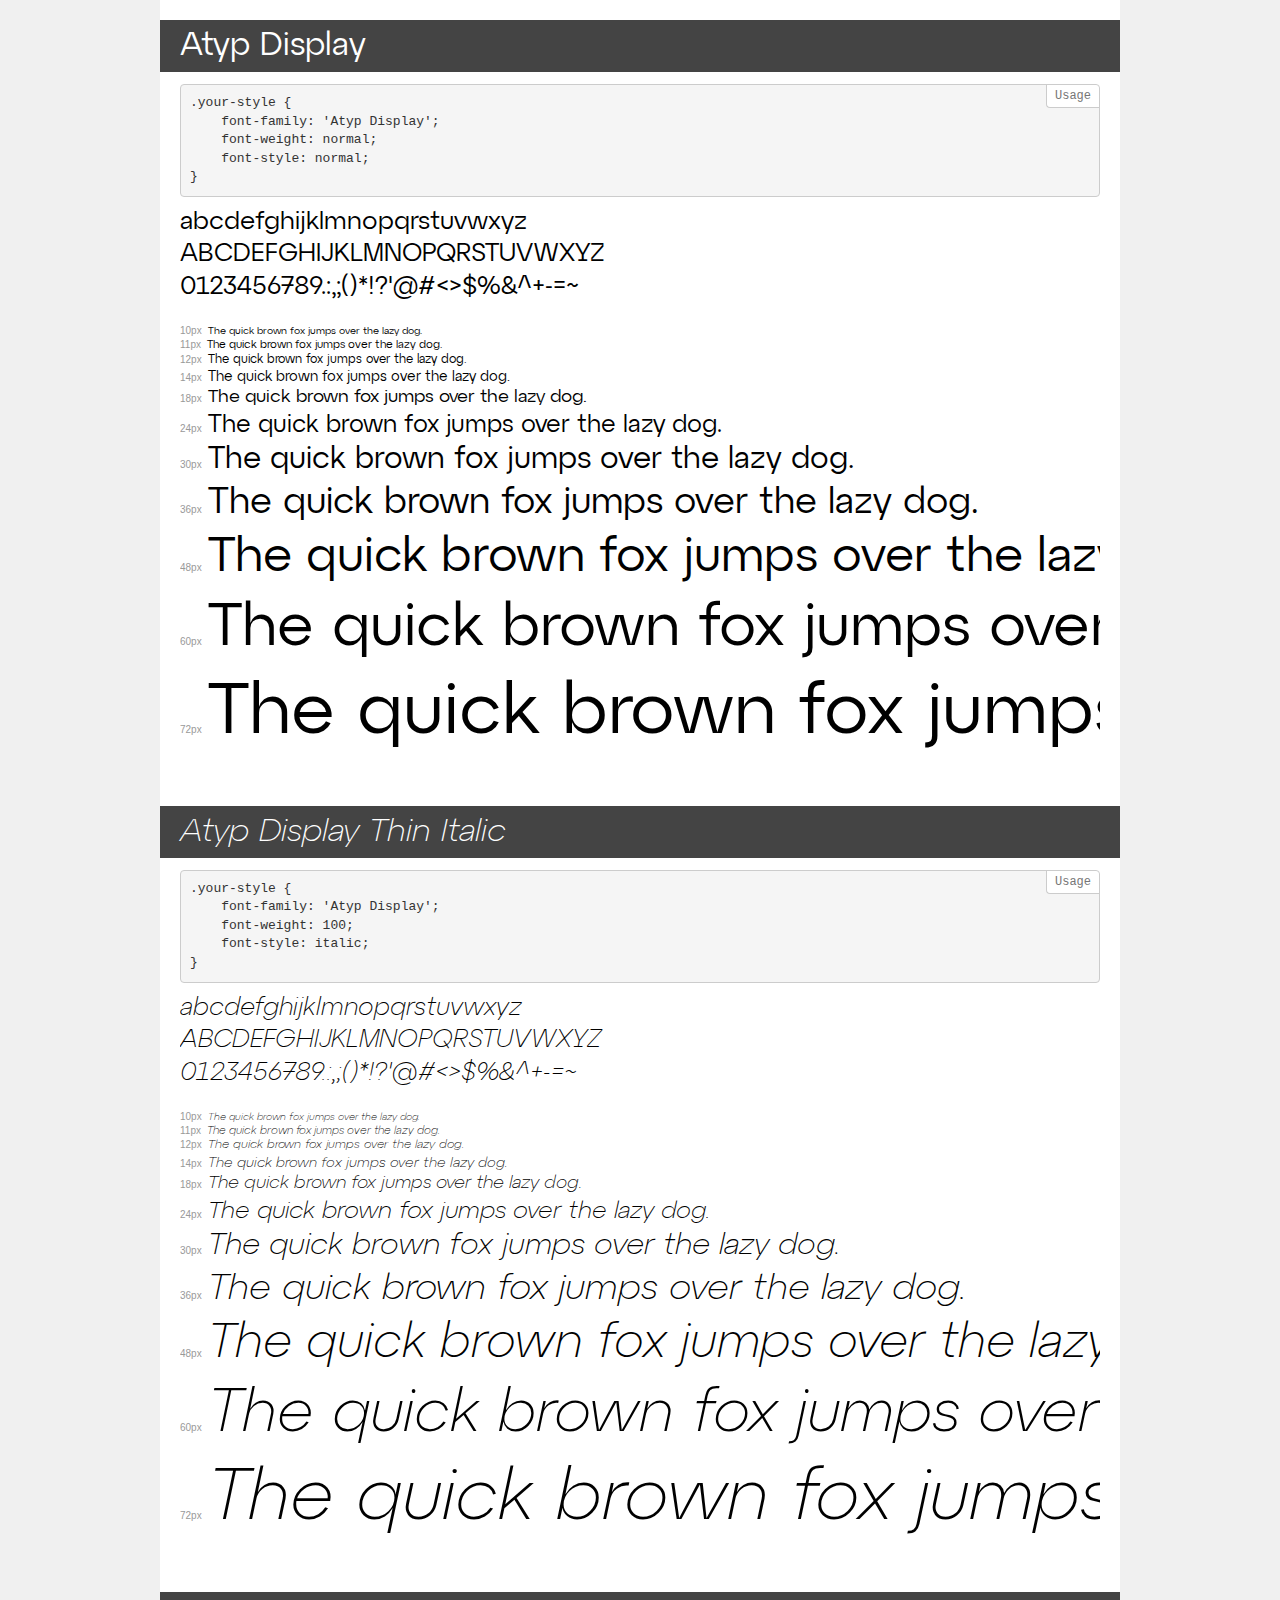
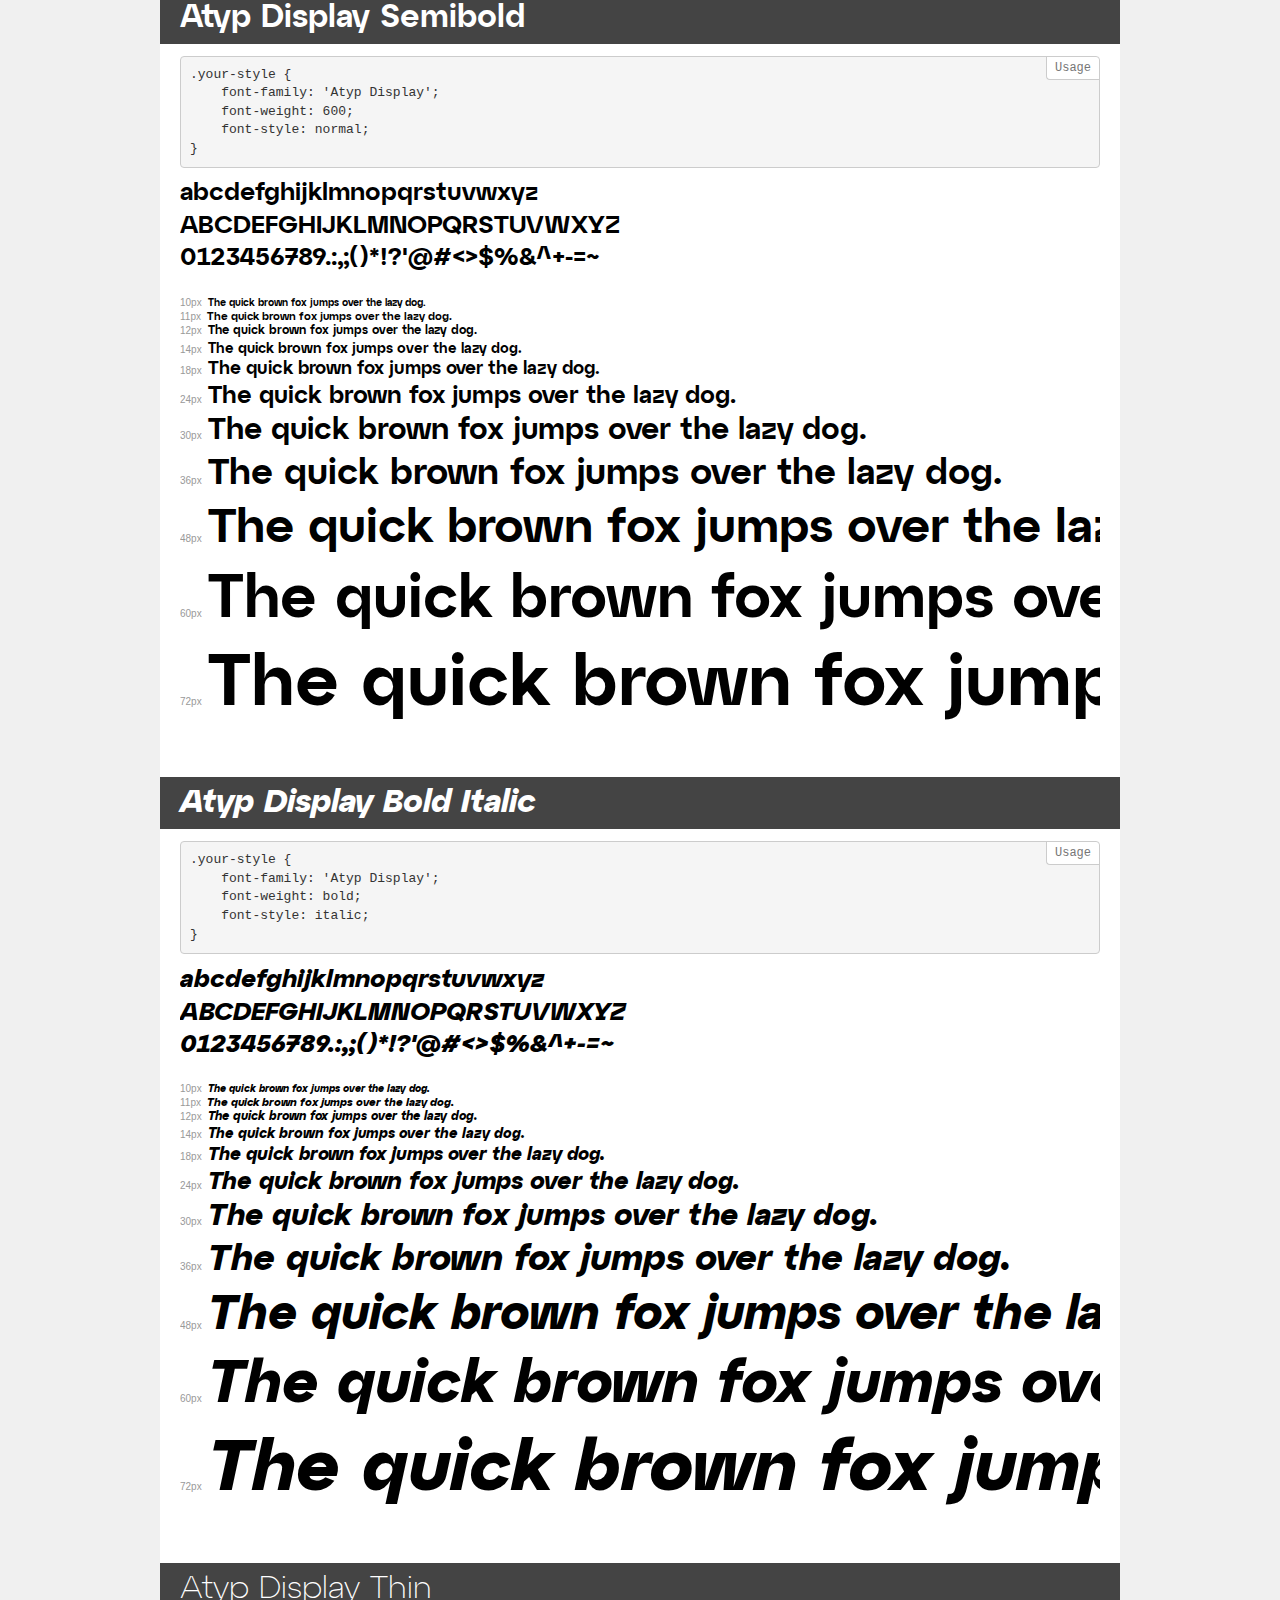
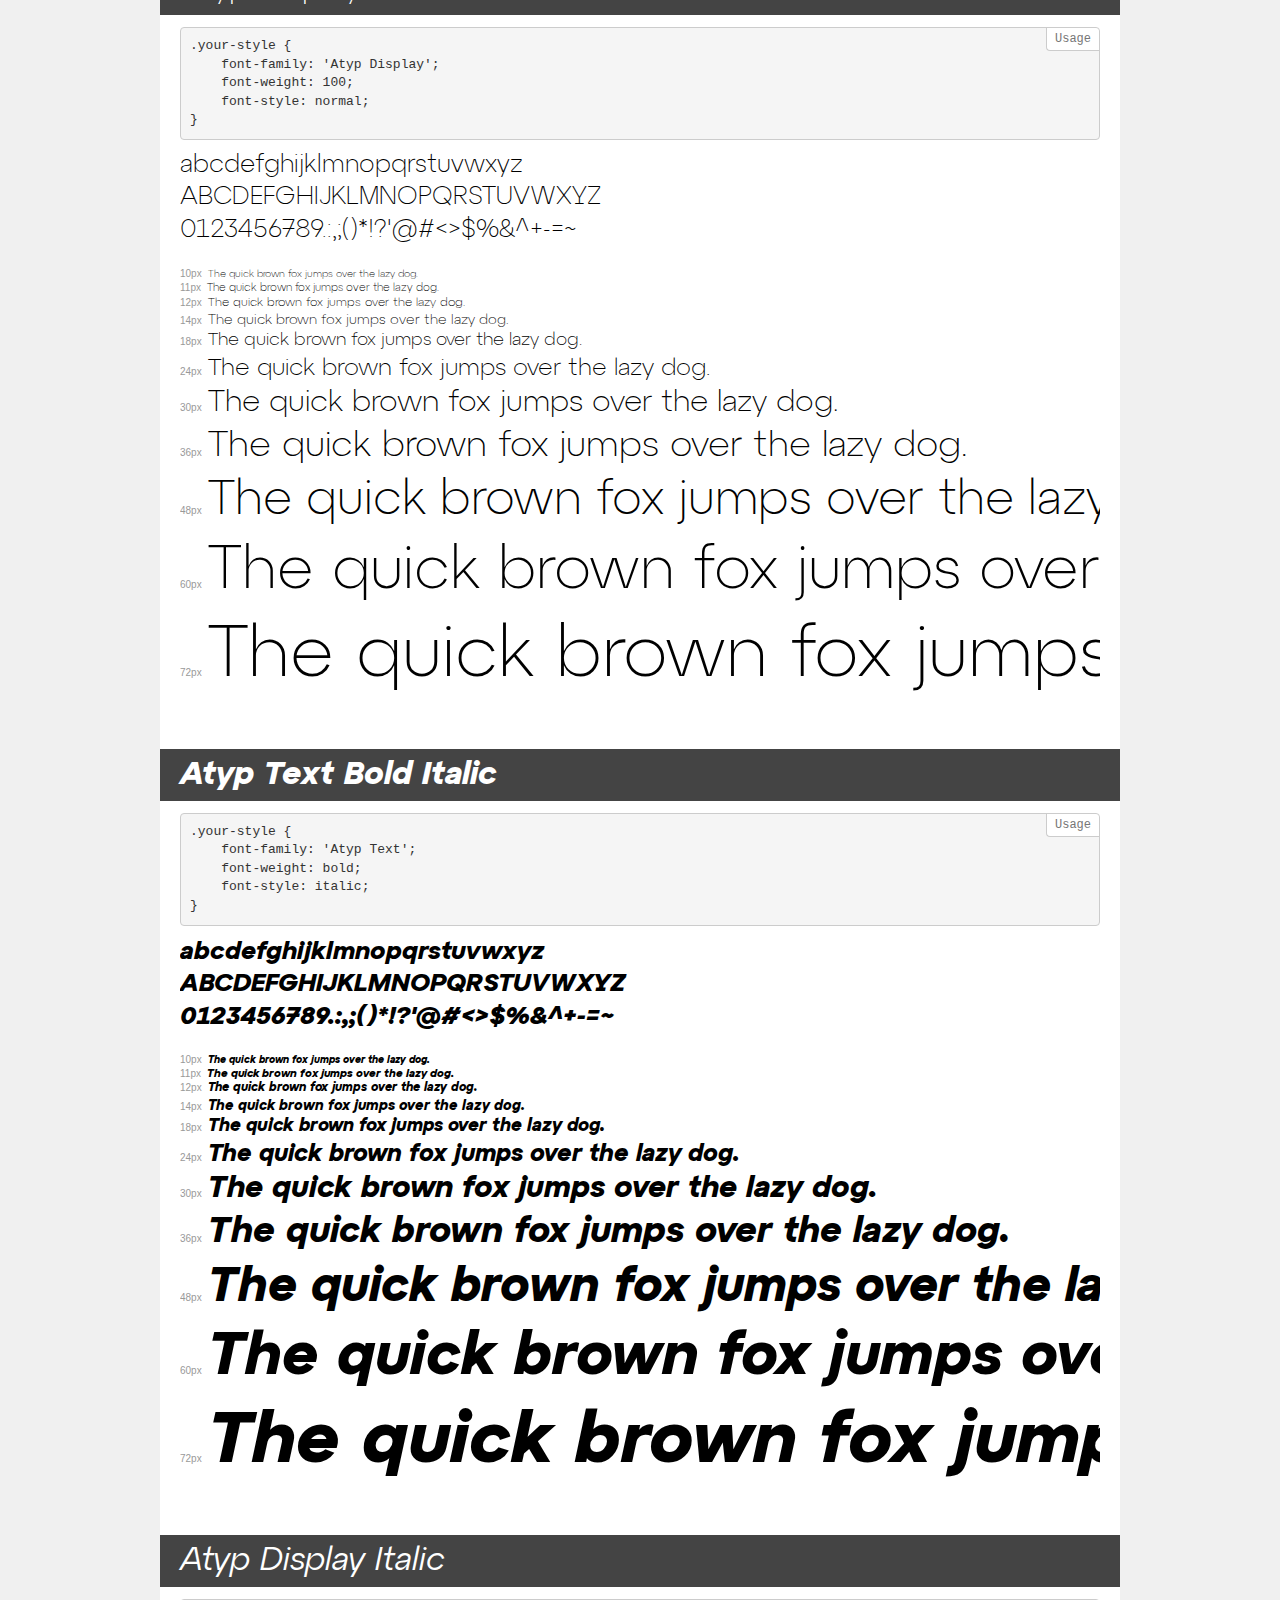
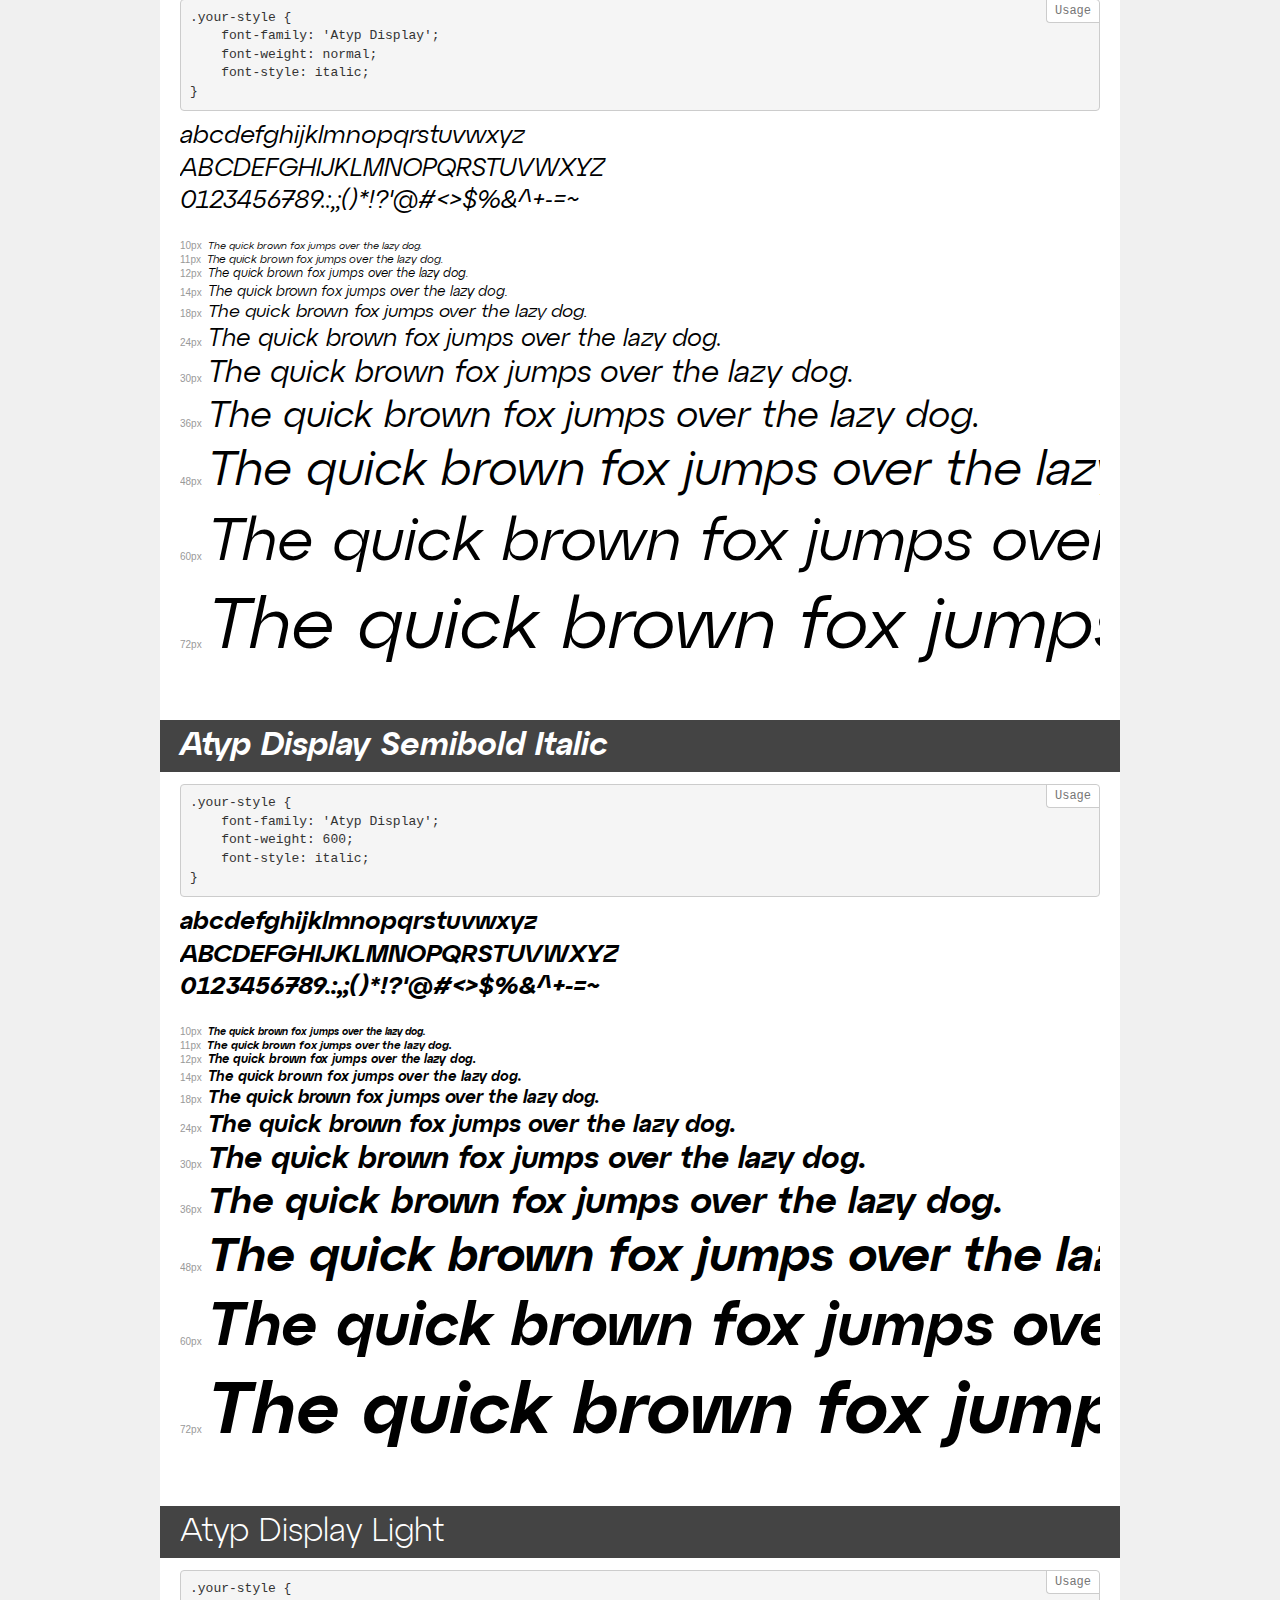
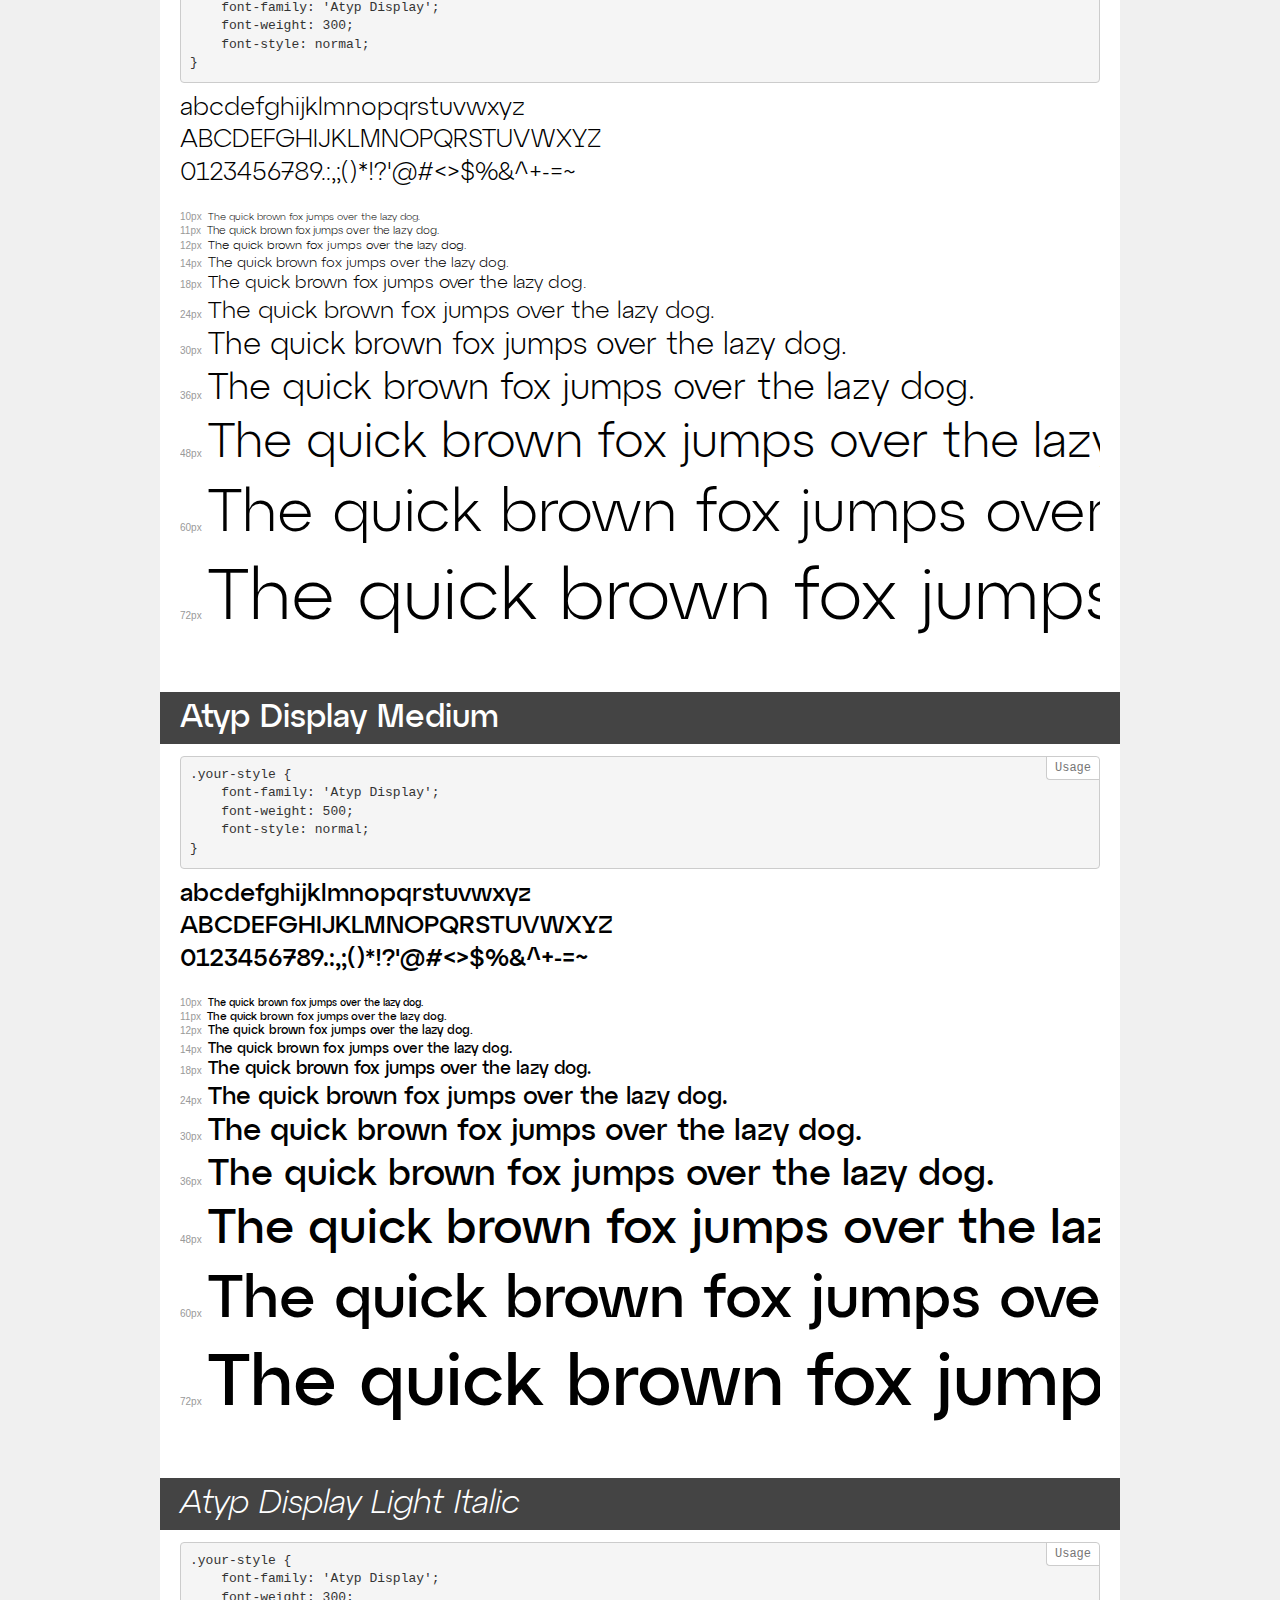
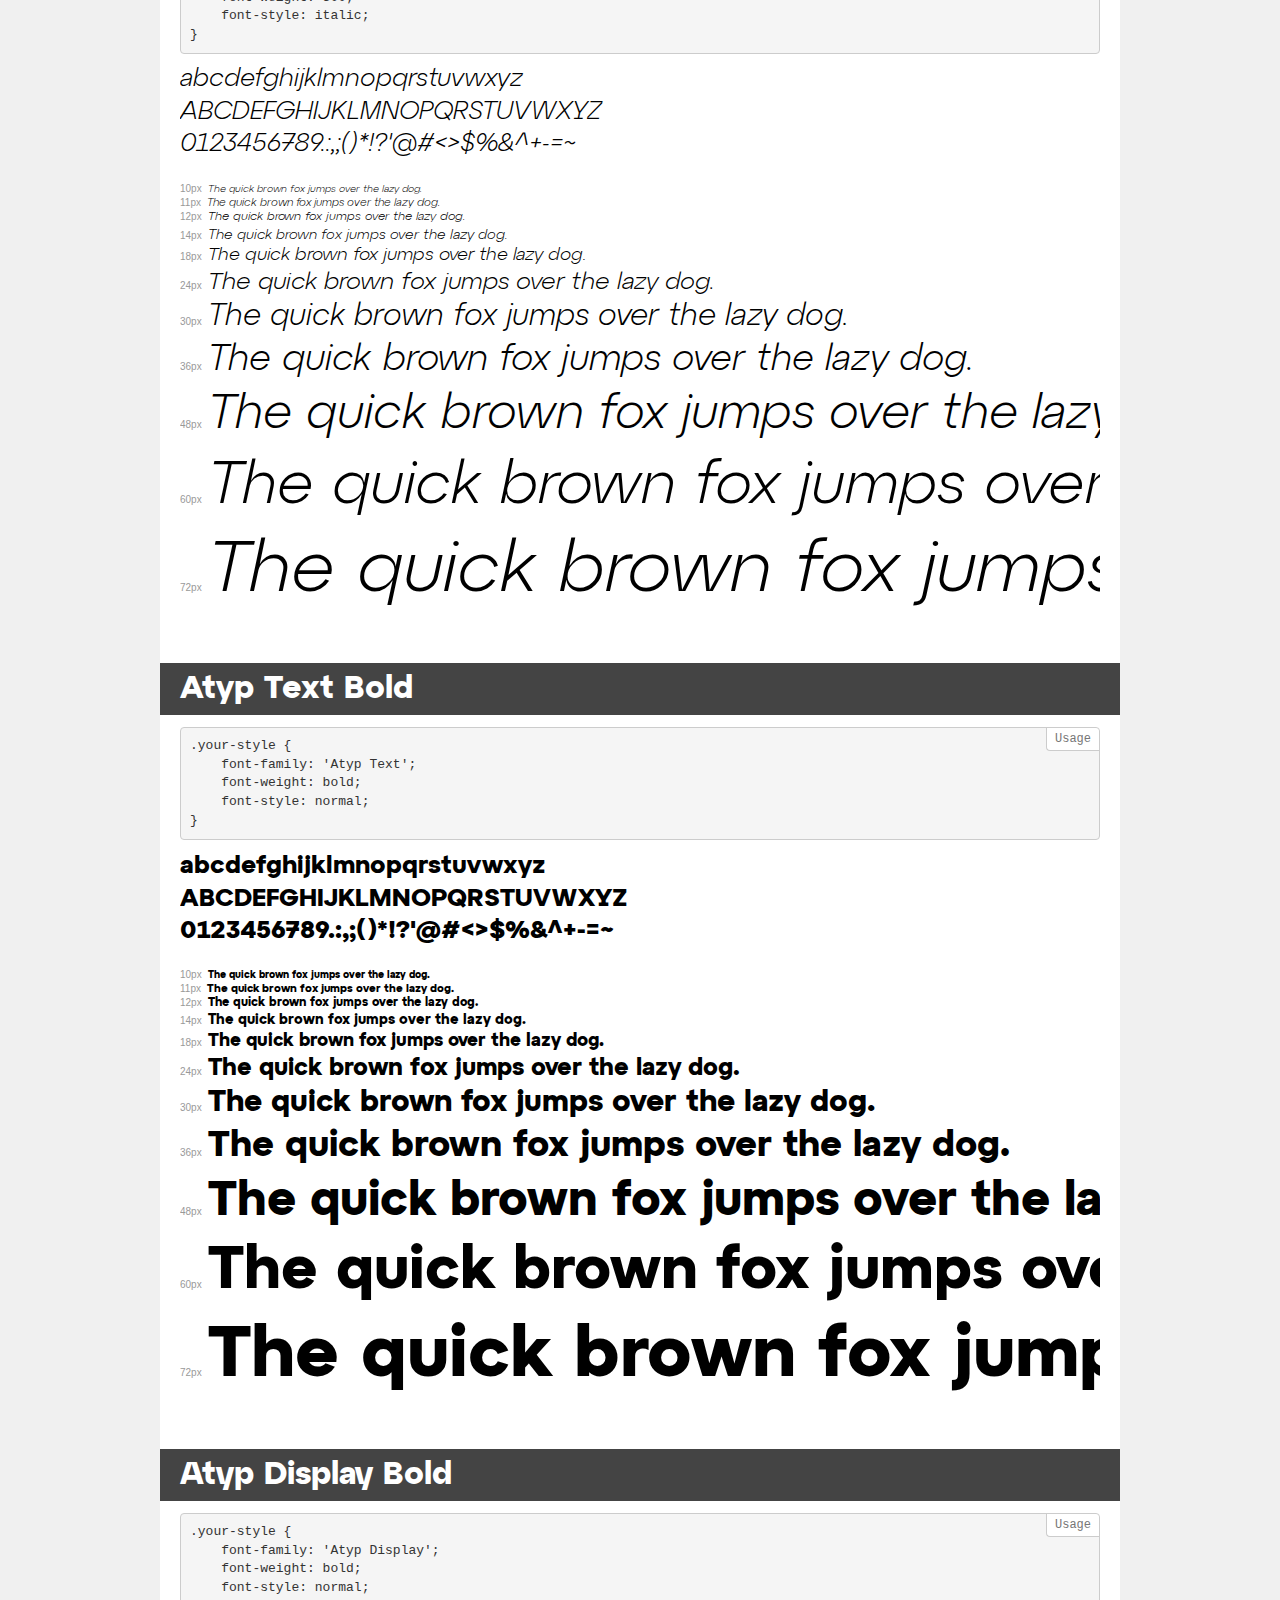
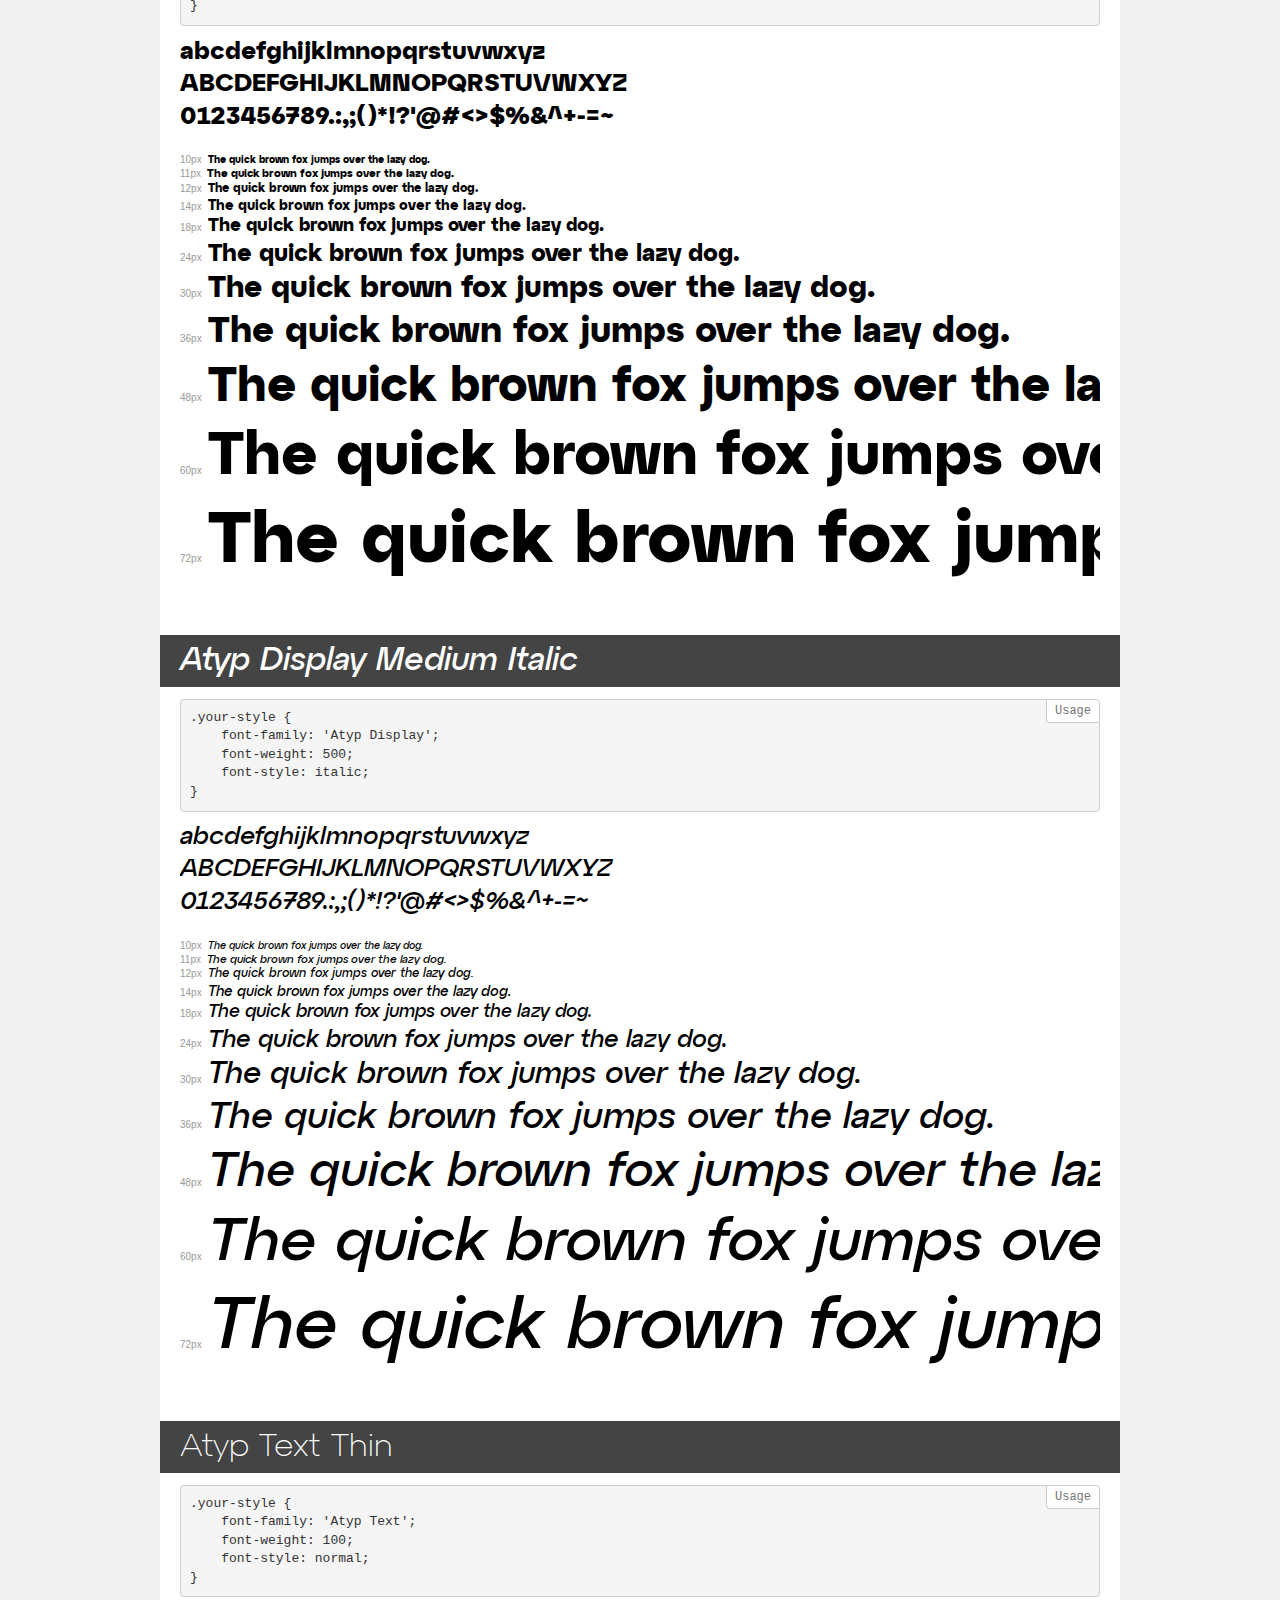
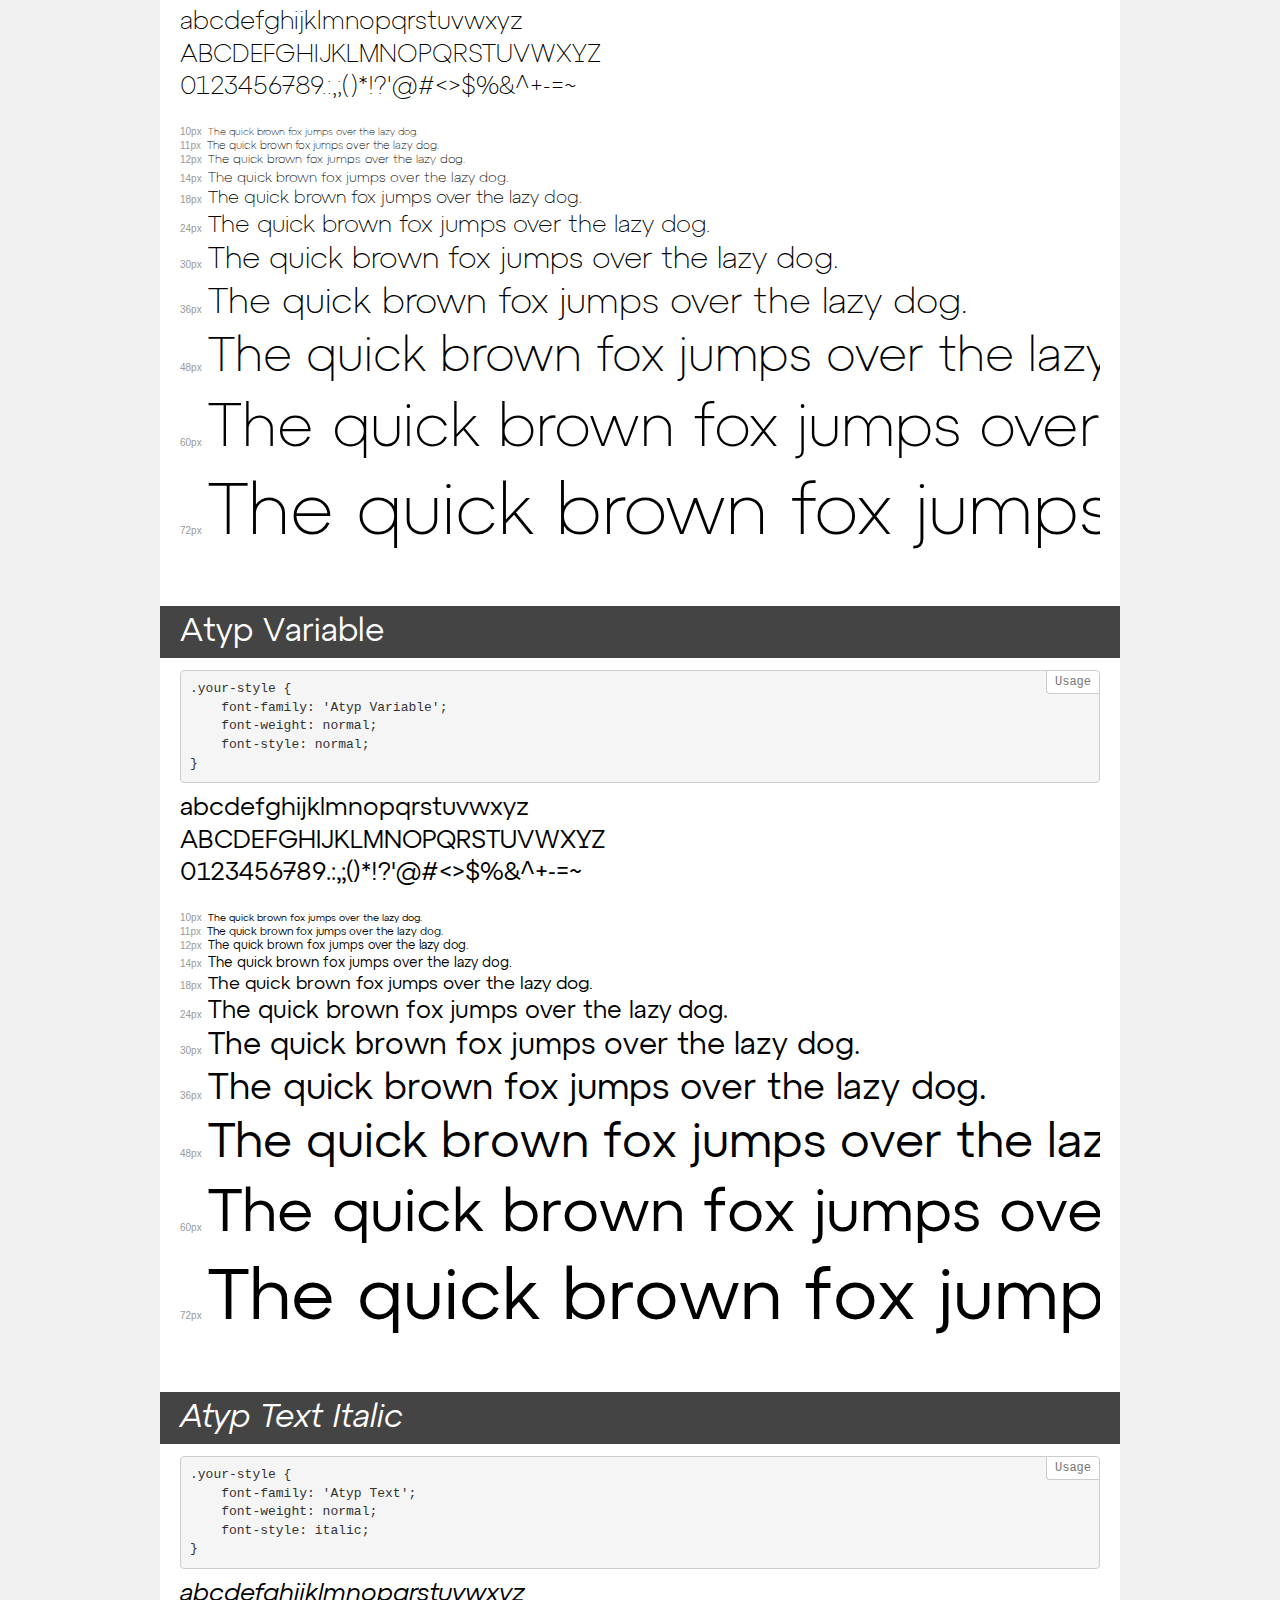
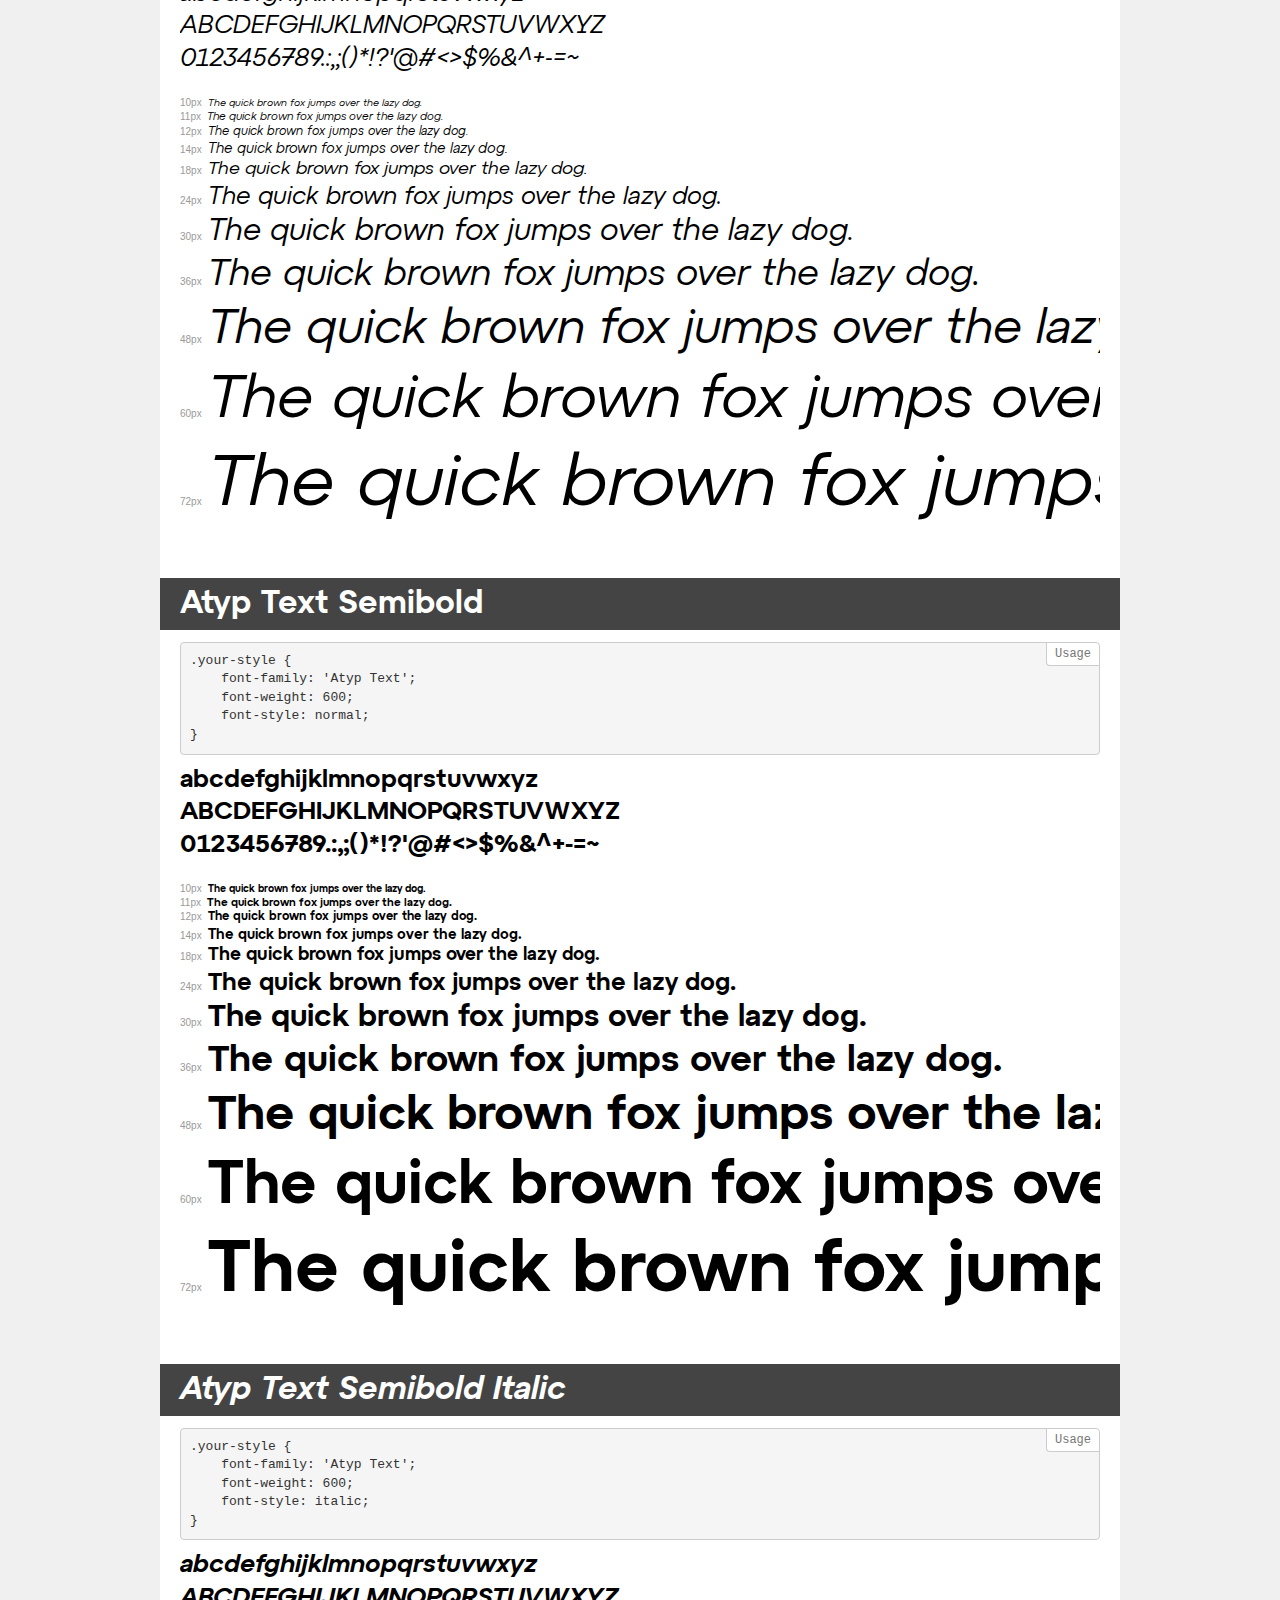
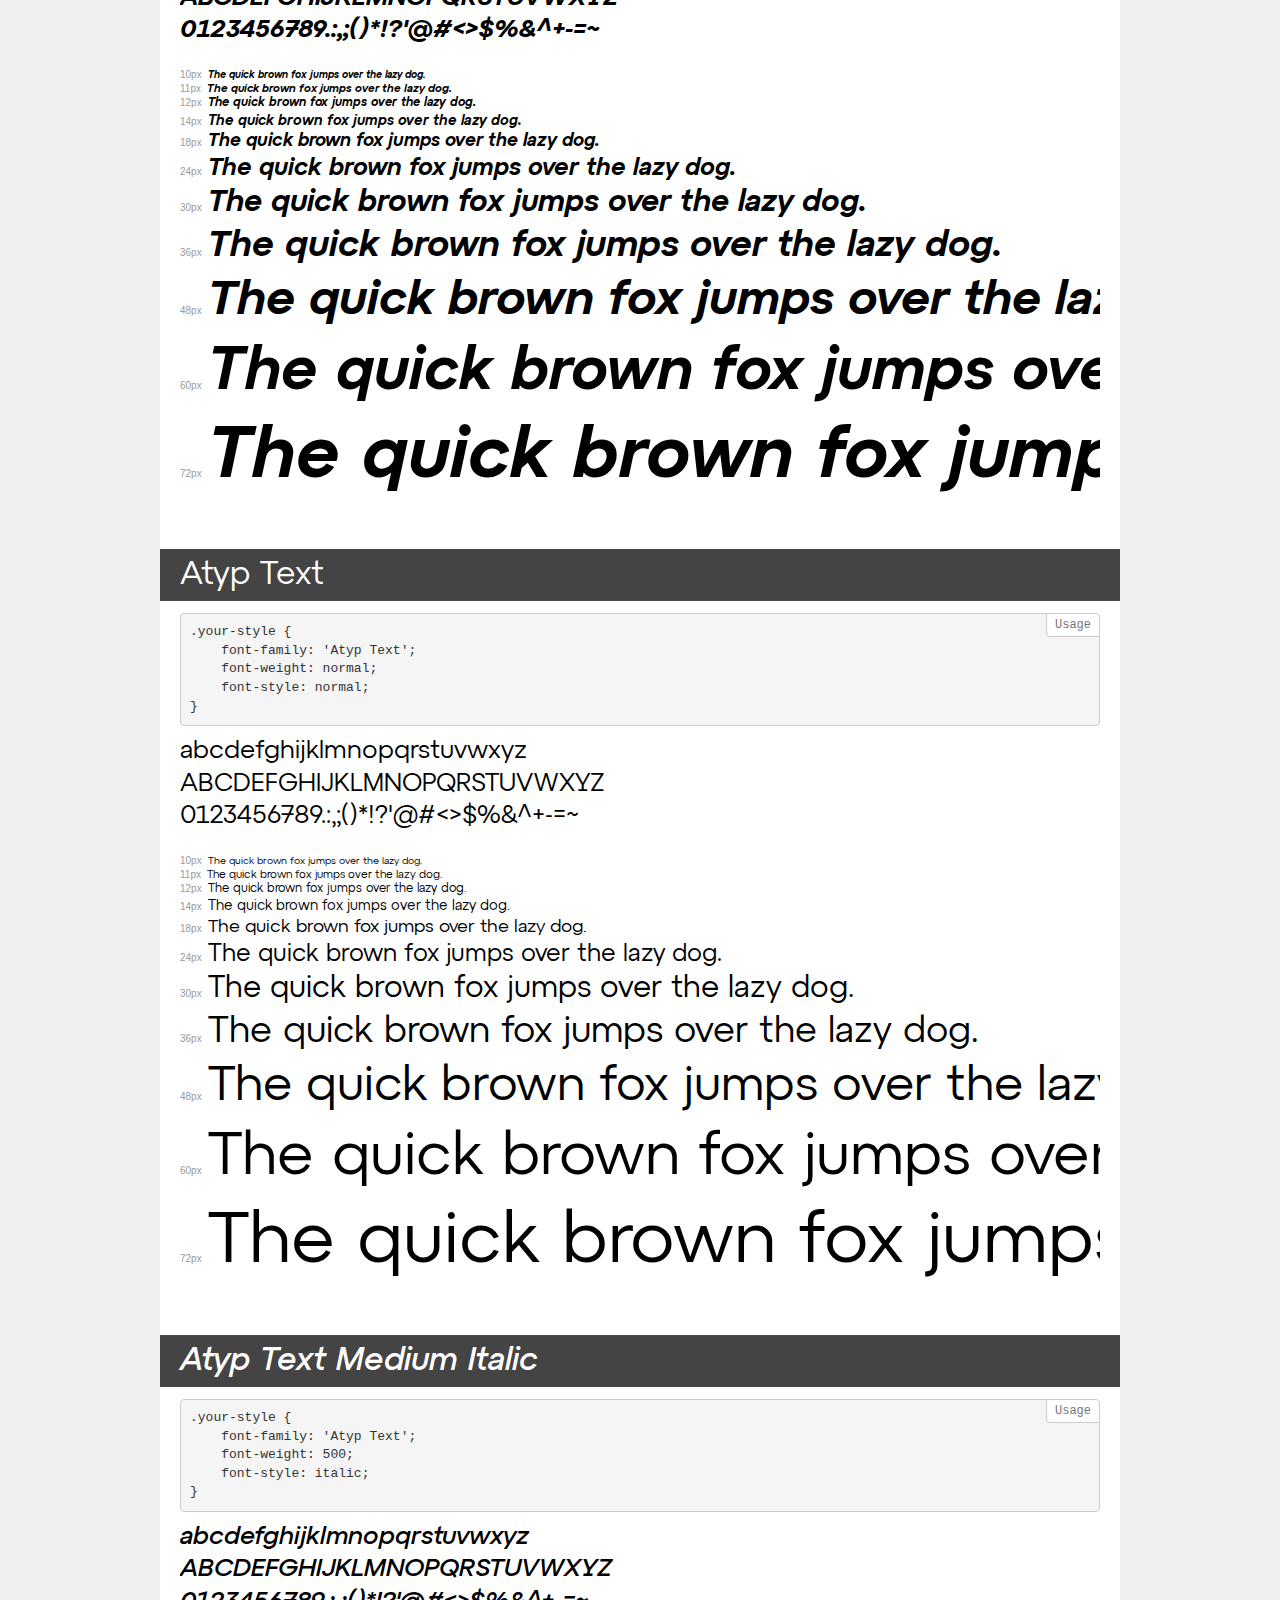
<file: assets/fonts/atyp_bl/demo.html>
<!DOCTYPE html>
<html lang="en">
<head>
    <meta charset="utf-8">
    <meta http-equiv="X-UA-Compatible" content="IE=edge">
    <meta name="viewport" content="width=device-width, initial-scale=1">
    <meta name="robots" content="noindex, noarchive">
    <meta name="format-detection" content="telephone=no">
    <title>Transfonter demo</title>
    <link href="stylesheet.css" rel="stylesheet">
    <style>
        /*
        http://meyerweb.com/eric/tools/css/reset/
        v2.0 | 20110126
        License: none (public domain)
        */
        html, body, div, span, applet, object, iframe,
        h1, h2, h3, h4, h5, h6, p, blockquote, pre,
        a, abbr, acronym, address, big, cite, code,
        del, dfn, em, img, ins, kbd, q, s, samp,
        small, strike, strong, sub, sup, tt, var,
        b, u, i, center,
        dl, dt, dd, ol, ul, li,
        fieldset, form, label, legend,
        table, caption, tbody, tfoot, thead, tr, th, td,
        article, aside, canvas, details, embed,
        figure, figcaption, footer, header, hgroup,
        menu, nav, output, ruby, section, summary,
        time, mark, audio, video {
            margin: 0;
            padding: 0;
            border: 0;
            font-size: 100%;
            font: inherit;
            vertical-align: baseline;
        }
        /* HTML5 display-role reset for older browsers */
        article, aside, details, figcaption, figure,
        footer, header, hgroup, menu, nav, section {
            display: block;
        }
        body {
            line-height: 1;
        }
        ol, ul {
            list-style: none;
        }
        blockquote, q {
            quotes: none;
        }
        blockquote:before, blockquote:after,
        q:before, q:after {
            content: '';
            content: none;
        }
        table {
            border-collapse: collapse;
            border-spacing: 0;
        }
        /* demo styles */
        body {
            background: #f0f0f0;
            color: #000;
        }
        .page {
            background: #fff;
            width: 920px;
            margin: 0 auto;
            padding: 20px 20px 0 20px;
            overflow: hidden;
        }
        .font-container {
            overflow-x: auto;
            overflow-y: hidden;
            margin-bottom: 40px;
            line-height: 1.3;
            white-space: nowrap;
            padding-bottom: 5px;
        }
        h1 {
            position: relative;
            background: #444;
            font-size: 32px;
            color: #fff;
            padding: 10px 20px;
            margin: 0 -20px 12px -20px;
        }
        .letters {
            font-size: 25px;
            margin-bottom: 20px;
        }
        .s10:before {
            content: '10px';
        }
        .s11:before {
            content: '11px';
        }
        .s12:before {
            content: '12px';
        }
        .s14:before {
            content: '14px';
        }
        .s18:before {
            content: '18px';
        }
        .s24:before {
            content: '24px';
        }
        .s30:before {
            content: '30px';
        }
        .s36:before {
            content: '36px';
        }
        .s48:before {
            content: '48px';
        }
        .s60:before {
            content: '60px';
        }
        .s72:before {
            content: '72px';
        }
        .s10:before, .s11:before, .s12:before, .s14:before,
        .s18:before, .s24:before, .s30:before, .s36:before,
        .s48:before, .s60:before, .s72:before {
            font-family: Arial, sans-serif;
            font-size: 10px;
            font-weight: normal;
            font-style: normal;
            color: #999;
            padding-right: 6px;
        }
        pre {
            display: block;
            position: relative;
            padding: 9px;
            margin: 0 0 10px;
            font-family: Monaco, Menlo, Consolas, "Courier New", monospace;
            font-size: 13px;
            line-height: 1.428571429;
            color: #333;
            font-weight: normal;
            font-style: normal;
            background-color: #f5f5f5;
            border: 1px solid #ccc;
            overflow-x: auto;
            border-radius: 4px;
        }
        pre:after {
            display: block;
            position: absolute;
            right: 0;
            top: 0;
            content: 'Usage';
            line-height: 1;
            padding: 5px 8px;
            font-size: 12px;
            color: #767676;
            background-color: #fff;
            border: 1px solid #ccc;
            border-right: none;
            border-top: none;
            border-radius: 0 4px 0 4px;
            z-index: 10;
        }
        /* responsive */
        @media (max-width: 959px) {
            .page {
                width: auto;
                margin: 0;
            }
        }
    </style>
</head>
<body>
<div class="page">
    <div class="demo">
        <h1 style="font-family: 'Atyp Display'; font-weight: normal; font-style: normal;">Atyp Display</h1>
        <pre>.your-style {
    font-family: 'Atyp Display';
    font-weight: normal;
    font-style: normal;
}</pre>
        <div class="font-container" style="font-family: 'Atyp Display'; font-weight: normal; font-style: normal;">
            <p class="letters">
                abcdefghijklmnopqrstuvwxyz<br>
ABCDEFGHIJKLMNOPQRSTUVWXYZ<br>
                0123456789.:,;()*!?'@#<>$%&^+-=~
            </p>
            <p class="s10" style="font-size: 10px;">The quick brown fox jumps over the lazy dog.</p>
            <p class="s11" style="font-size: 11px;">The quick brown fox jumps over the lazy dog.</p>
            <p class="s12" style="font-size: 12px;">The quick brown fox jumps over the lazy dog.</p>
            <p class="s14" style="font-size: 14px;">The quick brown fox jumps over the lazy dog.</p>
            <p class="s18" style="font-size: 18px;">The quick brown fox jumps over the lazy dog.</p>
            <p class="s24" style="font-size: 24px;">The quick brown fox jumps over the lazy dog.</p>
            <p class="s30" style="font-size: 30px;">The quick brown fox jumps over the lazy dog.</p>
            <p class="s36" style="font-size: 36px;">The quick brown fox jumps over the lazy dog.</p>
            <p class="s48" style="font-size: 48px;">The quick brown fox jumps over the lazy dog.</p>
            <p class="s60" style="font-size: 60px;">The quick brown fox jumps over the lazy dog.</p>
            <p class="s72" style="font-size: 72px;">The quick brown fox jumps over the lazy dog.</p>
        </div>
    </div>
    <div class="demo">
        <h1 style="font-family: 'Atyp Display'; font-weight: 100; font-style: italic;">Atyp Display Thin Italic</h1>
        <pre>.your-style {
    font-family: 'Atyp Display';
    font-weight: 100;
    font-style: italic;
}</pre>
        <div class="font-container" style="font-family: 'Atyp Display'; font-weight: 100; font-style: italic;">
            <p class="letters">
                abcdefghijklmnopqrstuvwxyz<br>
ABCDEFGHIJKLMNOPQRSTUVWXYZ<br>
                0123456789.:,;()*!?'@#<>$%&^+-=~
            </p>
            <p class="s10" style="font-size: 10px;">The quick brown fox jumps over the lazy dog.</p>
            <p class="s11" style="font-size: 11px;">The quick brown fox jumps over the lazy dog.</p>
            <p class="s12" style="font-size: 12px;">The quick brown fox jumps over the lazy dog.</p>
            <p class="s14" style="font-size: 14px;">The quick brown fox jumps over the lazy dog.</p>
            <p class="s18" style="font-size: 18px;">The quick brown fox jumps over the lazy dog.</p>
            <p class="s24" style="font-size: 24px;">The quick brown fox jumps over the lazy dog.</p>
            <p class="s30" style="font-size: 30px;">The quick brown fox jumps over the lazy dog.</p>
            <p class="s36" style="font-size: 36px;">The quick brown fox jumps over the lazy dog.</p>
            <p class="s48" style="font-size: 48px;">The quick brown fox jumps over the lazy dog.</p>
            <p class="s60" style="font-size: 60px;">The quick brown fox jumps over the lazy dog.</p>
            <p class="s72" style="font-size: 72px;">The quick brown fox jumps over the lazy dog.</p>
        </div>
    </div>
    <div class="demo">
        <h1 style="font-family: 'Atyp Display'; font-weight: 600; font-style: normal;">Atyp Display Semibold</h1>
        <pre>.your-style {
    font-family: 'Atyp Display';
    font-weight: 600;
    font-style: normal;
}</pre>
        <div class="font-container" style="font-family: 'Atyp Display'; font-weight: 600; font-style: normal;">
            <p class="letters">
                abcdefghijklmnopqrstuvwxyz<br>
ABCDEFGHIJKLMNOPQRSTUVWXYZ<br>
                0123456789.:,;()*!?'@#<>$%&^+-=~
            </p>
            <p class="s10" style="font-size: 10px;">The quick brown fox jumps over the lazy dog.</p>
            <p class="s11" style="font-size: 11px;">The quick brown fox jumps over the lazy dog.</p>
            <p class="s12" style="font-size: 12px;">The quick brown fox jumps over the lazy dog.</p>
            <p class="s14" style="font-size: 14px;">The quick brown fox jumps over the lazy dog.</p>
            <p class="s18" style="font-size: 18px;">The quick brown fox jumps over the lazy dog.</p>
            <p class="s24" style="font-size: 24px;">The quick brown fox jumps over the lazy dog.</p>
            <p class="s30" style="font-size: 30px;">The quick brown fox jumps over the lazy dog.</p>
            <p class="s36" style="font-size: 36px;">The quick brown fox jumps over the lazy dog.</p>
            <p class="s48" style="font-size: 48px;">The quick brown fox jumps over the lazy dog.</p>
            <p class="s60" style="font-size: 60px;">The quick brown fox jumps over the lazy dog.</p>
            <p class="s72" style="font-size: 72px;">The quick brown fox jumps over the lazy dog.</p>
        </div>
    </div>
    <div class="demo">
        <h1 style="font-family: 'Atyp Display'; font-weight: bold; font-style: italic;">Atyp Display Bold Italic</h1>
        <pre>.your-style {
    font-family: 'Atyp Display';
    font-weight: bold;
    font-style: italic;
}</pre>
        <div class="font-container" style="font-family: 'Atyp Display'; font-weight: bold; font-style: italic;">
            <p class="letters">
                abcdefghijklmnopqrstuvwxyz<br>
ABCDEFGHIJKLMNOPQRSTUVWXYZ<br>
                0123456789.:,;()*!?'@#<>$%&^+-=~
            </p>
            <p class="s10" style="font-size: 10px;">The quick brown fox jumps over the lazy dog.</p>
            <p class="s11" style="font-size: 11px;">The quick brown fox jumps over the lazy dog.</p>
            <p class="s12" style="font-size: 12px;">The quick brown fox jumps over the lazy dog.</p>
            <p class="s14" style="font-size: 14px;">The quick brown fox jumps over the lazy dog.</p>
            <p class="s18" style="font-size: 18px;">The quick brown fox jumps over the lazy dog.</p>
            <p class="s24" style="font-size: 24px;">The quick brown fox jumps over the lazy dog.</p>
            <p class="s30" style="font-size: 30px;">The quick brown fox jumps over the lazy dog.</p>
            <p class="s36" style="font-size: 36px;">The quick brown fox jumps over the lazy dog.</p>
            <p class="s48" style="font-size: 48px;">The quick brown fox jumps over the lazy dog.</p>
            <p class="s60" style="font-size: 60px;">The quick brown fox jumps over the lazy dog.</p>
            <p class="s72" style="font-size: 72px;">The quick brown fox jumps over the lazy dog.</p>
        </div>
    </div>
    <div class="demo">
        <h1 style="font-family: 'Atyp Display'; font-weight: 100; font-style: normal;">Atyp Display Thin</h1>
        <pre>.your-style {
    font-family: 'Atyp Display';
    font-weight: 100;
    font-style: normal;
}</pre>
        <div class="font-container" style="font-family: 'Atyp Display'; font-weight: 100; font-style: normal;">
            <p class="letters">
                abcdefghijklmnopqrstuvwxyz<br>
ABCDEFGHIJKLMNOPQRSTUVWXYZ<br>
                0123456789.:,;()*!?'@#<>$%&^+-=~
            </p>
            <p class="s10" style="font-size: 10px;">The quick brown fox jumps over the lazy dog.</p>
            <p class="s11" style="font-size: 11px;">The quick brown fox jumps over the lazy dog.</p>
            <p class="s12" style="font-size: 12px;">The quick brown fox jumps over the lazy dog.</p>
            <p class="s14" style="font-size: 14px;">The quick brown fox jumps over the lazy dog.</p>
            <p class="s18" style="font-size: 18px;">The quick brown fox jumps over the lazy dog.</p>
            <p class="s24" style="font-size: 24px;">The quick brown fox jumps over the lazy dog.</p>
            <p class="s30" style="font-size: 30px;">The quick brown fox jumps over the lazy dog.</p>
            <p class="s36" style="font-size: 36px;">The quick brown fox jumps over the lazy dog.</p>
            <p class="s48" style="font-size: 48px;">The quick brown fox jumps over the lazy dog.</p>
            <p class="s60" style="font-size: 60px;">The quick brown fox jumps over the lazy dog.</p>
            <p class="s72" style="font-size: 72px;">The quick brown fox jumps over the lazy dog.</p>
        </div>
    </div>
    <div class="demo">
        <h1 style="font-family: 'Atyp Text'; font-weight: bold; font-style: italic;">Atyp Text Bold Italic</h1>
        <pre>.your-style {
    font-family: 'Atyp Text';
    font-weight: bold;
    font-style: italic;
}</pre>
        <div class="font-container" style="font-family: 'Atyp Text'; font-weight: bold; font-style: italic;">
            <p class="letters">
                abcdefghijklmnopqrstuvwxyz<br>
ABCDEFGHIJKLMNOPQRSTUVWXYZ<br>
                0123456789.:,;()*!?'@#<>$%&^+-=~
            </p>
            <p class="s10" style="font-size: 10px;">The quick brown fox jumps over the lazy dog.</p>
            <p class="s11" style="font-size: 11px;">The quick brown fox jumps over the lazy dog.</p>
            <p class="s12" style="font-size: 12px;">The quick brown fox jumps over the lazy dog.</p>
            <p class="s14" style="font-size: 14px;">The quick brown fox jumps over the lazy dog.</p>
            <p class="s18" style="font-size: 18px;">The quick brown fox jumps over the lazy dog.</p>
            <p class="s24" style="font-size: 24px;">The quick brown fox jumps over the lazy dog.</p>
            <p class="s30" style="font-size: 30px;">The quick brown fox jumps over the lazy dog.</p>
            <p class="s36" style="font-size: 36px;">The quick brown fox jumps over the lazy dog.</p>
            <p class="s48" style="font-size: 48px;">The quick brown fox jumps over the lazy dog.</p>
            <p class="s60" style="font-size: 60px;">The quick brown fox jumps over the lazy dog.</p>
            <p class="s72" style="font-size: 72px;">The quick brown fox jumps over the lazy dog.</p>
        </div>
    </div>
    <div class="demo">
        <h1 style="font-family: 'Atyp Display'; font-weight: normal; font-style: italic;">Atyp Display Italic</h1>
        <pre>.your-style {
    font-family: 'Atyp Display';
    font-weight: normal;
    font-style: italic;
}</pre>
        <div class="font-container" style="font-family: 'Atyp Display'; font-weight: normal; font-style: italic;">
            <p class="letters">
                abcdefghijklmnopqrstuvwxyz<br>
ABCDEFGHIJKLMNOPQRSTUVWXYZ<br>
                0123456789.:,;()*!?'@#<>$%&^+-=~
            </p>
            <p class="s10" style="font-size: 10px;">The quick brown fox jumps over the lazy dog.</p>
            <p class="s11" style="font-size: 11px;">The quick brown fox jumps over the lazy dog.</p>
            <p class="s12" style="font-size: 12px;">The quick brown fox jumps over the lazy dog.</p>
            <p class="s14" style="font-size: 14px;">The quick brown fox jumps over the lazy dog.</p>
            <p class="s18" style="font-size: 18px;">The quick brown fox jumps over the lazy dog.</p>
            <p class="s24" style="font-size: 24px;">The quick brown fox jumps over the lazy dog.</p>
            <p class="s30" style="font-size: 30px;">The quick brown fox jumps over the lazy dog.</p>
            <p class="s36" style="font-size: 36px;">The quick brown fox jumps over the lazy dog.</p>
            <p class="s48" style="font-size: 48px;">The quick brown fox jumps over the lazy dog.</p>
            <p class="s60" style="font-size: 60px;">The quick brown fox jumps over the lazy dog.</p>
            <p class="s72" style="font-size: 72px;">The quick brown fox jumps over the lazy dog.</p>
        </div>
    </div>
    <div class="demo">
        <h1 style="font-family: 'Atyp Display'; font-weight: 600; font-style: italic;">Atyp Display Semibold Italic</h1>
        <pre>.your-style {
    font-family: 'Atyp Display';
    font-weight: 600;
    font-style: italic;
}</pre>
        <div class="font-container" style="font-family: 'Atyp Display'; font-weight: 600; font-style: italic;">
            <p class="letters">
                abcdefghijklmnopqrstuvwxyz<br>
ABCDEFGHIJKLMNOPQRSTUVWXYZ<br>
                0123456789.:,;()*!?'@#<>$%&^+-=~
            </p>
            <p class="s10" style="font-size: 10px;">The quick brown fox jumps over the lazy dog.</p>
            <p class="s11" style="font-size: 11px;">The quick brown fox jumps over the lazy dog.</p>
            <p class="s12" style="font-size: 12px;">The quick brown fox jumps over the lazy dog.</p>
            <p class="s14" style="font-size: 14px;">The quick brown fox jumps over the lazy dog.</p>
            <p class="s18" style="font-size: 18px;">The quick brown fox jumps over the lazy dog.</p>
            <p class="s24" style="font-size: 24px;">The quick brown fox jumps over the lazy dog.</p>
            <p class="s30" style="font-size: 30px;">The quick brown fox jumps over the lazy dog.</p>
            <p class="s36" style="font-size: 36px;">The quick brown fox jumps over the lazy dog.</p>
            <p class="s48" style="font-size: 48px;">The quick brown fox jumps over the lazy dog.</p>
            <p class="s60" style="font-size: 60px;">The quick brown fox jumps over the lazy dog.</p>
            <p class="s72" style="font-size: 72px;">The quick brown fox jumps over the lazy dog.</p>
        </div>
    </div>
    <div class="demo">
        <h1 style="font-family: 'Atyp Display'; font-weight: 300; font-style: normal;">Atyp Display Light</h1>
        <pre>.your-style {
    font-family: 'Atyp Display';
    font-weight: 300;
    font-style: normal;
}</pre>
        <div class="font-container" style="font-family: 'Atyp Display'; font-weight: 300; font-style: normal;">
            <p class="letters">
                abcdefghijklmnopqrstuvwxyz<br>
ABCDEFGHIJKLMNOPQRSTUVWXYZ<br>
                0123456789.:,;()*!?'@#<>$%&^+-=~
            </p>
            <p class="s10" style="font-size: 10px;">The quick brown fox jumps over the lazy dog.</p>
            <p class="s11" style="font-size: 11px;">The quick brown fox jumps over the lazy dog.</p>
            <p class="s12" style="font-size: 12px;">The quick brown fox jumps over the lazy dog.</p>
            <p class="s14" style="font-size: 14px;">The quick brown fox jumps over the lazy dog.</p>
            <p class="s18" style="font-size: 18px;">The quick brown fox jumps over the lazy dog.</p>
            <p class="s24" style="font-size: 24px;">The quick brown fox jumps over the lazy dog.</p>
            <p class="s30" style="font-size: 30px;">The quick brown fox jumps over the lazy dog.</p>
            <p class="s36" style="font-size: 36px;">The quick brown fox jumps over the lazy dog.</p>
            <p class="s48" style="font-size: 48px;">The quick brown fox jumps over the lazy dog.</p>
            <p class="s60" style="font-size: 60px;">The quick brown fox jumps over the lazy dog.</p>
            <p class="s72" style="font-size: 72px;">The quick brown fox jumps over the lazy dog.</p>
        </div>
    </div>
    <div class="demo">
        <h1 style="font-family: 'Atyp Display'; font-weight: 500; font-style: normal;">Atyp Display Medium</h1>
        <pre>.your-style {
    font-family: 'Atyp Display';
    font-weight: 500;
    font-style: normal;
}</pre>
        <div class="font-container" style="font-family: 'Atyp Display'; font-weight: 500; font-style: normal;">
            <p class="letters">
                abcdefghijklmnopqrstuvwxyz<br>
ABCDEFGHIJKLMNOPQRSTUVWXYZ<br>
                0123456789.:,;()*!?'@#<>$%&^+-=~
            </p>
            <p class="s10" style="font-size: 10px;">The quick brown fox jumps over the lazy dog.</p>
            <p class="s11" style="font-size: 11px;">The quick brown fox jumps over the lazy dog.</p>
            <p class="s12" style="font-size: 12px;">The quick brown fox jumps over the lazy dog.</p>
            <p class="s14" style="font-size: 14px;">The quick brown fox jumps over the lazy dog.</p>
            <p class="s18" style="font-size: 18px;">The quick brown fox jumps over the lazy dog.</p>
            <p class="s24" style="font-size: 24px;">The quick brown fox jumps over the lazy dog.</p>
            <p class="s30" style="font-size: 30px;">The quick brown fox jumps over the lazy dog.</p>
            <p class="s36" style="font-size: 36px;">The quick brown fox jumps over the lazy dog.</p>
            <p class="s48" style="font-size: 48px;">The quick brown fox jumps over the lazy dog.</p>
            <p class="s60" style="font-size: 60px;">The quick brown fox jumps over the lazy dog.</p>
            <p class="s72" style="font-size: 72px;">The quick brown fox jumps over the lazy dog.</p>
        </div>
    </div>
    <div class="demo">
        <h1 style="font-family: 'Atyp Display'; font-weight: 300; font-style: italic;">Atyp Display Light Italic</h1>
        <pre>.your-style {
    font-family: 'Atyp Display';
    font-weight: 300;
    font-style: italic;
}</pre>
        <div class="font-container" style="font-family: 'Atyp Display'; font-weight: 300; font-style: italic;">
            <p class="letters">
                abcdefghijklmnopqrstuvwxyz<br>
ABCDEFGHIJKLMNOPQRSTUVWXYZ<br>
                0123456789.:,;()*!?'@#<>$%&^+-=~
            </p>
            <p class="s10" style="font-size: 10px;">The quick brown fox jumps over the lazy dog.</p>
            <p class="s11" style="font-size: 11px;">The quick brown fox jumps over the lazy dog.</p>
            <p class="s12" style="font-size: 12px;">The quick brown fox jumps over the lazy dog.</p>
            <p class="s14" style="font-size: 14px;">The quick brown fox jumps over the lazy dog.</p>
            <p class="s18" style="font-size: 18px;">The quick brown fox jumps over the lazy dog.</p>
            <p class="s24" style="font-size: 24px;">The quick brown fox jumps over the lazy dog.</p>
            <p class="s30" style="font-size: 30px;">The quick brown fox jumps over the lazy dog.</p>
            <p class="s36" style="font-size: 36px;">The quick brown fox jumps over the lazy dog.</p>
            <p class="s48" style="font-size: 48px;">The quick brown fox jumps over the lazy dog.</p>
            <p class="s60" style="font-size: 60px;">The quick brown fox jumps over the lazy dog.</p>
            <p class="s72" style="font-size: 72px;">The quick brown fox jumps over the lazy dog.</p>
        </div>
    </div>
    <div class="demo">
        <h1 style="font-family: 'Atyp Text'; font-weight: bold; font-style: normal;">Atyp Text Bold</h1>
        <pre>.your-style {
    font-family: 'Atyp Text';
    font-weight: bold;
    font-style: normal;
}</pre>
        <div class="font-container" style="font-family: 'Atyp Text'; font-weight: bold; font-style: normal;">
            <p class="letters">
                abcdefghijklmnopqrstuvwxyz<br>
ABCDEFGHIJKLMNOPQRSTUVWXYZ<br>
                0123456789.:,;()*!?'@#<>$%&^+-=~
            </p>
            <p class="s10" style="font-size: 10px;">The quick brown fox jumps over the lazy dog.</p>
            <p class="s11" style="font-size: 11px;">The quick brown fox jumps over the lazy dog.</p>
            <p class="s12" style="font-size: 12px;">The quick brown fox jumps over the lazy dog.</p>
            <p class="s14" style="font-size: 14px;">The quick brown fox jumps over the lazy dog.</p>
            <p class="s18" style="font-size: 18px;">The quick brown fox jumps over the lazy dog.</p>
            <p class="s24" style="font-size: 24px;">The quick brown fox jumps over the lazy dog.</p>
            <p class="s30" style="font-size: 30px;">The quick brown fox jumps over the lazy dog.</p>
            <p class="s36" style="font-size: 36px;">The quick brown fox jumps over the lazy dog.</p>
            <p class="s48" style="font-size: 48px;">The quick brown fox jumps over the lazy dog.</p>
            <p class="s60" style="font-size: 60px;">The quick brown fox jumps over the lazy dog.</p>
            <p class="s72" style="font-size: 72px;">The quick brown fox jumps over the lazy dog.</p>
        </div>
    </div>
    <div class="demo">
        <h1 style="font-family: 'Atyp Display'; font-weight: bold; font-style: normal;">Atyp Display Bold</h1>
        <pre>.your-style {
    font-family: 'Atyp Display';
    font-weight: bold;
    font-style: normal;
}</pre>
        <div class="font-container" style="font-family: 'Atyp Display'; font-weight: bold; font-style: normal;">
            <p class="letters">
                abcdefghijklmnopqrstuvwxyz<br>
ABCDEFGHIJKLMNOPQRSTUVWXYZ<br>
                0123456789.:,;()*!?'@#<>$%&^+-=~
            </p>
            <p class="s10" style="font-size: 10px;">The quick brown fox jumps over the lazy dog.</p>
            <p class="s11" style="font-size: 11px;">The quick brown fox jumps over the lazy dog.</p>
            <p class="s12" style="font-size: 12px;">The quick brown fox jumps over the lazy dog.</p>
            <p class="s14" style="font-size: 14px;">The quick brown fox jumps over the lazy dog.</p>
            <p class="s18" style="font-size: 18px;">The quick brown fox jumps over the lazy dog.</p>
            <p class="s24" style="font-size: 24px;">The quick brown fox jumps over the lazy dog.</p>
            <p class="s30" style="font-size: 30px;">The quick brown fox jumps over the lazy dog.</p>
            <p class="s36" style="font-size: 36px;">The quick brown fox jumps over the lazy dog.</p>
            <p class="s48" style="font-size: 48px;">The quick brown fox jumps over the lazy dog.</p>
            <p class="s60" style="font-size: 60px;">The quick brown fox jumps over the lazy dog.</p>
            <p class="s72" style="font-size: 72px;">The quick brown fox jumps over the lazy dog.</p>
        </div>
    </div>
    <div class="demo">
        <h1 style="font-family: 'Atyp Display'; font-weight: 500; font-style: italic;">Atyp Display Medium Italic</h1>
        <pre>.your-style {
    font-family: 'Atyp Display';
    font-weight: 500;
    font-style: italic;
}</pre>
        <div class="font-container" style="font-family: 'Atyp Display'; font-weight: 500; font-style: italic;">
            <p class="letters">
                abcdefghijklmnopqrstuvwxyz<br>
ABCDEFGHIJKLMNOPQRSTUVWXYZ<br>
                0123456789.:,;()*!?'@#<>$%&^+-=~
            </p>
            <p class="s10" style="font-size: 10px;">The quick brown fox jumps over the lazy dog.</p>
            <p class="s11" style="font-size: 11px;">The quick brown fox jumps over the lazy dog.</p>
            <p class="s12" style="font-size: 12px;">The quick brown fox jumps over the lazy dog.</p>
            <p class="s14" style="font-size: 14px;">The quick brown fox jumps over the lazy dog.</p>
            <p class="s18" style="font-size: 18px;">The quick brown fox jumps over the lazy dog.</p>
            <p class="s24" style="font-size: 24px;">The quick brown fox jumps over the lazy dog.</p>
            <p class="s30" style="font-size: 30px;">The quick brown fox jumps over the lazy dog.</p>
            <p class="s36" style="font-size: 36px;">The quick brown fox jumps over the lazy dog.</p>
            <p class="s48" style="font-size: 48px;">The quick brown fox jumps over the lazy dog.</p>
            <p class="s60" style="font-size: 60px;">The quick brown fox jumps over the lazy dog.</p>
            <p class="s72" style="font-size: 72px;">The quick brown fox jumps over the lazy dog.</p>
        </div>
    </div>
    <div class="demo">
        <h1 style="font-family: 'Atyp Text'; font-weight: 100; font-style: normal;">Atyp Text Thin</h1>
        <pre>.your-style {
    font-family: 'Atyp Text';
    font-weight: 100;
    font-style: normal;
}</pre>
        <div class="font-container" style="font-family: 'Atyp Text'; font-weight: 100; font-style: normal;">
            <p class="letters">
                abcdefghijklmnopqrstuvwxyz<br>
ABCDEFGHIJKLMNOPQRSTUVWXYZ<br>
                0123456789.:,;()*!?'@#<>$%&^+-=~
            </p>
            <p class="s10" style="font-size: 10px;">The quick brown fox jumps over the lazy dog.</p>
            <p class="s11" style="font-size: 11px;">The quick brown fox jumps over the lazy dog.</p>
            <p class="s12" style="font-size: 12px;">The quick brown fox jumps over the lazy dog.</p>
            <p class="s14" style="font-size: 14px;">The quick brown fox jumps over the lazy dog.</p>
            <p class="s18" style="font-size: 18px;">The quick brown fox jumps over the lazy dog.</p>
            <p class="s24" style="font-size: 24px;">The quick brown fox jumps over the lazy dog.</p>
            <p class="s30" style="font-size: 30px;">The quick brown fox jumps over the lazy dog.</p>
            <p class="s36" style="font-size: 36px;">The quick brown fox jumps over the lazy dog.</p>
            <p class="s48" style="font-size: 48px;">The quick brown fox jumps over the lazy dog.</p>
            <p class="s60" style="font-size: 60px;">The quick brown fox jumps over the lazy dog.</p>
            <p class="s72" style="font-size: 72px;">The quick brown fox jumps over the lazy dog.</p>
        </div>
    </div>
    <div class="demo">
        <h1 style="font-family: 'Atyp Variable'; font-weight: normal; font-style: normal;">Atyp Variable</h1>
        <pre>.your-style {
    font-family: 'Atyp Variable';
    font-weight: normal;
    font-style: normal;
}</pre>
        <div class="font-container" style="font-family: 'Atyp Variable'; font-weight: normal; font-style: normal;">
            <p class="letters">
                abcdefghijklmnopqrstuvwxyz<br>
ABCDEFGHIJKLMNOPQRSTUVWXYZ<br>
                0123456789.:,;()*!?'@#<>$%&^+-=~
            </p>
            <p class="s10" style="font-size: 10px;">The quick brown fox jumps over the lazy dog.</p>
            <p class="s11" style="font-size: 11px;">The quick brown fox jumps over the lazy dog.</p>
            <p class="s12" style="font-size: 12px;">The quick brown fox jumps over the lazy dog.</p>
            <p class="s14" style="font-size: 14px;">The quick brown fox jumps over the lazy dog.</p>
            <p class="s18" style="font-size: 18px;">The quick brown fox jumps over the lazy dog.</p>
            <p class="s24" style="font-size: 24px;">The quick brown fox jumps over the lazy dog.</p>
            <p class="s30" style="font-size: 30px;">The quick brown fox jumps over the lazy dog.</p>
            <p class="s36" style="font-size: 36px;">The quick brown fox jumps over the lazy dog.</p>
            <p class="s48" style="font-size: 48px;">The quick brown fox jumps over the lazy dog.</p>
            <p class="s60" style="font-size: 60px;">The quick brown fox jumps over the lazy dog.</p>
            <p class="s72" style="font-size: 72px;">The quick brown fox jumps over the lazy dog.</p>
        </div>
    </div>
    <div class="demo">
        <h1 style="font-family: 'Atyp Text'; font-weight: normal; font-style: italic;">Atyp Text Italic</h1>
        <pre>.your-style {
    font-family: 'Atyp Text';
    font-weight: normal;
    font-style: italic;
}</pre>
        <div class="font-container" style="font-family: 'Atyp Text'; font-weight: normal; font-style: italic;">
            <p class="letters">
                abcdefghijklmnopqrstuvwxyz<br>
ABCDEFGHIJKLMNOPQRSTUVWXYZ<br>
                0123456789.:,;()*!?'@#<>$%&^+-=~
            </p>
            <p class="s10" style="font-size: 10px;">The quick brown fox jumps over the lazy dog.</p>
            <p class="s11" style="font-size: 11px;">The quick brown fox jumps over the lazy dog.</p>
            <p class="s12" style="font-size: 12px;">The quick brown fox jumps over the lazy dog.</p>
            <p class="s14" style="font-size: 14px;">The quick brown fox jumps over the lazy dog.</p>
            <p class="s18" style="font-size: 18px;">The quick brown fox jumps over the lazy dog.</p>
            <p class="s24" style="font-size: 24px;">The quick brown fox jumps over the lazy dog.</p>
            <p class="s30" style="font-size: 30px;">The quick brown fox jumps over the lazy dog.</p>
            <p class="s36" style="font-size: 36px;">The quick brown fox jumps over the lazy dog.</p>
            <p class="s48" style="font-size: 48px;">The quick brown fox jumps over the lazy dog.</p>
            <p class="s60" style="font-size: 60px;">The quick brown fox jumps over the lazy dog.</p>
            <p class="s72" style="font-size: 72px;">The quick brown fox jumps over the lazy dog.</p>
        </div>
    </div>
    <div class="demo">
        <h1 style="font-family: 'Atyp Text'; font-weight: 600; font-style: normal;">Atyp Text Semibold</h1>
        <pre>.your-style {
    font-family: 'Atyp Text';
    font-weight: 600;
    font-style: normal;
}</pre>
        <div class="font-container" style="font-family: 'Atyp Text'; font-weight: 600; font-style: normal;">
            <p class="letters">
                abcdefghijklmnopqrstuvwxyz<br>
ABCDEFGHIJKLMNOPQRSTUVWXYZ<br>
                0123456789.:,;()*!?'@#<>$%&^+-=~
            </p>
            <p class="s10" style="font-size: 10px;">The quick brown fox jumps over the lazy dog.</p>
            <p class="s11" style="font-size: 11px;">The quick brown fox jumps over the lazy dog.</p>
            <p class="s12" style="font-size: 12px;">The quick brown fox jumps over the lazy dog.</p>
            <p class="s14" style="font-size: 14px;">The quick brown fox jumps over the lazy dog.</p>
            <p class="s18" style="font-size: 18px;">The quick brown fox jumps over the lazy dog.</p>
            <p class="s24" style="font-size: 24px;">The quick brown fox jumps over the lazy dog.</p>
            <p class="s30" style="font-size: 30px;">The quick brown fox jumps over the lazy dog.</p>
            <p class="s36" style="font-size: 36px;">The quick brown fox jumps over the lazy dog.</p>
            <p class="s48" style="font-size: 48px;">The quick brown fox jumps over the lazy dog.</p>
            <p class="s60" style="font-size: 60px;">The quick brown fox jumps over the lazy dog.</p>
            <p class="s72" style="font-size: 72px;">The quick brown fox jumps over the lazy dog.</p>
        </div>
    </div>
    <div class="demo">
        <h1 style="font-family: 'Atyp Text'; font-weight: 600; font-style: italic;">Atyp Text Semibold Italic</h1>
        <pre>.your-style {
    font-family: 'Atyp Text';
    font-weight: 600;
    font-style: italic;
}</pre>
        <div class="font-container" style="font-family: 'Atyp Text'; font-weight: 600; font-style: italic;">
            <p class="letters">
                abcdefghijklmnopqrstuvwxyz<br>
ABCDEFGHIJKLMNOPQRSTUVWXYZ<br>
                0123456789.:,;()*!?'@#<>$%&^+-=~
            </p>
            <p class="s10" style="font-size: 10px;">The quick brown fox jumps over the lazy dog.</p>
            <p class="s11" style="font-size: 11px;">The quick brown fox jumps over the lazy dog.</p>
            <p class="s12" style="font-size: 12px;">The quick brown fox jumps over the lazy dog.</p>
            <p class="s14" style="font-size: 14px;">The quick brown fox jumps over the lazy dog.</p>
            <p class="s18" style="font-size: 18px;">The quick brown fox jumps over the lazy dog.</p>
            <p class="s24" style="font-size: 24px;">The quick brown fox jumps over the lazy dog.</p>
            <p class="s30" style="font-size: 30px;">The quick brown fox jumps over the lazy dog.</p>
            <p class="s36" style="font-size: 36px;">The quick brown fox jumps over the lazy dog.</p>
            <p class="s48" style="font-size: 48px;">The quick brown fox jumps over the lazy dog.</p>
            <p class="s60" style="font-size: 60px;">The quick brown fox jumps over the lazy dog.</p>
            <p class="s72" style="font-size: 72px;">The quick brown fox jumps over the lazy dog.</p>
        </div>
    </div>
    <div class="demo">
        <h1 style="font-family: 'Atyp Text'; font-weight: normal; font-style: normal;">Atyp Text</h1>
        <pre>.your-style {
    font-family: 'Atyp Text';
    font-weight: normal;
    font-style: normal;
}</pre>
        <div class="font-container" style="font-family: 'Atyp Text'; font-weight: normal; font-style: normal;">
            <p class="letters">
                abcdefghijklmnopqrstuvwxyz<br>
ABCDEFGHIJKLMNOPQRSTUVWXYZ<br>
                0123456789.:,;()*!?'@#<>$%&^+-=~
            </p>
            <p class="s10" style="font-size: 10px;">The quick brown fox jumps over the lazy dog.</p>
            <p class="s11" style="font-size: 11px;">The quick brown fox jumps over the lazy dog.</p>
            <p class="s12" style="font-size: 12px;">The quick brown fox jumps over the lazy dog.</p>
            <p class="s14" style="font-size: 14px;">The quick brown fox jumps over the lazy dog.</p>
            <p class="s18" style="font-size: 18px;">The quick brown fox jumps over the lazy dog.</p>
            <p class="s24" style="font-size: 24px;">The quick brown fox jumps over the lazy dog.</p>
            <p class="s30" style="font-size: 30px;">The quick brown fox jumps over the lazy dog.</p>
            <p class="s36" style="font-size: 36px;">The quick brown fox jumps over the lazy dog.</p>
            <p class="s48" style="font-size: 48px;">The quick brown fox jumps over the lazy dog.</p>
            <p class="s60" style="font-size: 60px;">The quick brown fox jumps over the lazy dog.</p>
            <p class="s72" style="font-size: 72px;">The quick brown fox jumps over the lazy dog.</p>
        </div>
    </div>
    <div class="demo">
        <h1 style="font-family: 'Atyp Text'; font-weight: 500; font-style: italic;">Atyp Text Medium Italic</h1>
        <pre>.your-style {
    font-family: 'Atyp Text';
    font-weight: 500;
    font-style: italic;
}</pre>
        <div class="font-container" style="font-family: 'Atyp Text'; font-weight: 500; font-style: italic;">
            <p class="letters">
                abcdefghijklmnopqrstuvwxyz<br>
ABCDEFGHIJKLMNOPQRSTUVWXYZ<br>
                0123456789.:,;()*!?'@#<>$%&^+-=~
            </p>
            <p class="s10" style="font-size: 10px;">The quick brown fox jumps over the lazy dog.</p>
            <p class="s11" style="font-size: 11px;">The quick brown fox jumps over the lazy dog.</p>
            <p class="s12" style="font-size: 12px;">The quick brown fox jumps over the lazy dog.</p>
            <p class="s14" style="font-size: 14px;">The quick brown fox jumps over the lazy dog.</p>
            <p class="s18" style="font-size: 18px;">The quick brown fox jumps over the lazy dog.</p>
            <p class="s24" style="font-size: 24px;">The quick brown fox jumps over the lazy dog.</p>
            <p class="s30" style="font-size: 30px;">The quick brown fox jumps over the lazy dog.</p>
            <p class="s36" style="font-size: 36px;">The quick brown fox jumps over the lazy dog.</p>
            <p class="s48" style="font-size: 48px;">The quick brown fox jumps over the lazy dog.</p>
            <p class="s60" style="font-size: 60px;">The quick brown fox jumps over the lazy dog.</p>
            <p class="s72" style="font-size: 72px;">The quick brown fox jumps over the lazy dog.</p>
        </div>
    </div>
    <div class="demo">
        <h1 style="font-family: 'Atyp Text'; font-weight: 500; font-style: normal;">Atyp Text Medium</h1>
        <pre>.your-style {
    font-family: 'Atyp Text';
    font-weight: 500;
    font-style: normal;
}</pre>
        <div class="font-container" style="font-family: 'Atyp Text'; font-weight: 500; font-style: normal;">
            <p class="letters">
                abcdefghijklmnopqrstuvwxyz<br>
ABCDEFGHIJKLMNOPQRSTUVWXYZ<br>
                0123456789.:,;()*!?'@#<>$%&^+-=~
            </p>
            <p class="s10" style="font-size: 10px;">The quick brown fox jumps over the lazy dog.</p>
            <p class="s11" style="font-size: 11px;">The quick brown fox jumps over the lazy dog.</p>
            <p class="s12" style="font-size: 12px;">The quick brown fox jumps over the lazy dog.</p>
            <p class="s14" style="font-size: 14px;">The quick brown fox jumps over the lazy dog.</p>
            <p class="s18" style="font-size: 18px;">The quick brown fox jumps over the lazy dog.</p>
            <p class="s24" style="font-size: 24px;">The quick brown fox jumps over the lazy dog.</p>
            <p class="s30" style="font-size: 30px;">The quick brown fox jumps over the lazy dog.</p>
            <p class="s36" style="font-size: 36px;">The quick brown fox jumps over the lazy dog.</p>
            <p class="s48" style="font-size: 48px;">The quick brown fox jumps over the lazy dog.</p>
            <p class="s60" style="font-size: 60px;">The quick brown fox jumps over the lazy dog.</p>
            <p class="s72" style="font-size: 72px;">The quick brown fox jumps over the lazy dog.</p>
        </div>
    </div>
    <div class="demo">
        <h1 style="font-family: 'Atyp Text'; font-weight: 300; font-style: normal;">Atyp Text Light</h1>
        <pre>.your-style {
    font-family: 'Atyp Text';
    font-weight: 300;
    font-style: normal;
}</pre>
        <div class="font-container" style="font-family: 'Atyp Text'; font-weight: 300; font-style: normal;">
            <p class="letters">
                abcdefghijklmnopqrstuvwxyz<br>
ABCDEFGHIJKLMNOPQRSTUVWXYZ<br>
                0123456789.:,;()*!?'@#<>$%&^+-=~
            </p>
            <p class="s10" style="font-size: 10px;">The quick brown fox jumps over the lazy dog.</p>
            <p class="s11" style="font-size: 11px;">The quick brown fox jumps over the lazy dog.</p>
            <p class="s12" style="font-size: 12px;">The quick brown fox jumps over the lazy dog.</p>
            <p class="s14" style="font-size: 14px;">The quick brown fox jumps over the lazy dog.</p>
            <p class="s18" style="font-size: 18px;">The quick brown fox jumps over the lazy dog.</p>
            <p class="s24" style="font-size: 24px;">The quick brown fox jumps over the lazy dog.</p>
            <p class="s30" style="font-size: 30px;">The quick brown fox jumps over the lazy dog.</p>
            <p class="s36" style="font-size: 36px;">The quick brown fox jumps over the lazy dog.</p>
            <p class="s48" style="font-size: 48px;">The quick brown fox jumps over the lazy dog.</p>
            <p class="s60" style="font-size: 60px;">The quick brown fox jumps over the lazy dog.</p>
            <p class="s72" style="font-size: 72px;">The quick brown fox jumps over the lazy dog.</p>
        </div>
    </div>
    <div class="demo">
        <h1 style="font-family: 'Atyp Text'; font-weight: 300; font-style: italic;">Atyp Text Light Italic</h1>
        <pre>.your-style {
    font-family: 'Atyp Text';
    font-weight: 300;
    font-style: italic;
}</pre>
        <div class="font-container" style="font-family: 'Atyp Text'; font-weight: 300; font-style: italic;">
            <p class="letters">
                abcdefghijklmnopqrstuvwxyz<br>
ABCDEFGHIJKLMNOPQRSTUVWXYZ<br>
                0123456789.:,;()*!?'@#<>$%&^+-=~
            </p>
            <p class="s10" style="font-size: 10px;">The quick brown fox jumps over the lazy dog.</p>
            <p class="s11" style="font-size: 11px;">The quick brown fox jumps over the lazy dog.</p>
            <p class="s12" style="font-size: 12px;">The quick brown fox jumps over the lazy dog.</p>
            <p class="s14" style="font-size: 14px;">The quick brown fox jumps over the lazy dog.</p>
            <p class="s18" style="font-size: 18px;">The quick brown fox jumps over the lazy dog.</p>
            <p class="s24" style="font-size: 24px;">The quick brown fox jumps over the lazy dog.</p>
            <p class="s30" style="font-size: 30px;">The quick brown fox jumps over the lazy dog.</p>
            <p class="s36" style="font-size: 36px;">The quick brown fox jumps over the lazy dog.</p>
            <p class="s48" style="font-size: 48px;">The quick brown fox jumps over the lazy dog.</p>
            <p class="s60" style="font-size: 60px;">The quick brown fox jumps over the lazy dog.</p>
            <p class="s72" style="font-size: 72px;">The quick brown fox jumps over the lazy dog.</p>
        </div>
    </div>
    <div class="demo">
        <h1 style="font-family: 'Atyp Text'; font-weight: 100; font-style: italic;">Atyp Text Thin Italic</h1>
        <pre>.your-style {
    font-family: 'Atyp Text';
    font-weight: 100;
    font-style: italic;
}</pre>
        <div class="font-container" style="font-family: 'Atyp Text'; font-weight: 100; font-style: italic;">
            <p class="letters">
                abcdefghijklmnopqrstuvwxyz<br>
ABCDEFGHIJKLMNOPQRSTUVWXYZ<br>
                0123456789.:,;()*!?'@#<>$%&^+-=~
            </p>
            <p class="s10" style="font-size: 10px;">The quick brown fox jumps over the lazy dog.</p>
            <p class="s11" style="font-size: 11px;">The quick brown fox jumps over the lazy dog.</p>
            <p class="s12" style="font-size: 12px;">The quick brown fox jumps over the lazy dog.</p>
            <p class="s14" style="font-size: 14px;">The quick brown fox jumps over the lazy dog.</p>
            <p class="s18" style="font-size: 18px;">The quick brown fox jumps over the lazy dog.</p>
            <p class="s24" style="font-size: 24px;">The quick brown fox jumps over the lazy dog.</p>
            <p class="s30" style="font-size: 30px;">The quick brown fox jumps over the lazy dog.</p>
            <p class="s36" style="font-size: 36px;">The quick brown fox jumps over the lazy dog.</p>
            <p class="s48" style="font-size: 48px;">The quick brown fox jumps over the lazy dog.</p>
            <p class="s60" style="font-size: 60px;">The quick brown fox jumps over the lazy dog.</p>
            <p class="s72" style="font-size: 72px;">The quick brown fox jumps over the lazy dog.</p>
        </div>
    </div>
</div>
</body>
</html>
</file>
<file: assets/css/style.css>
body {
    color: white;
    font-family: 'Atyp Display';
    font-weight: normal;
    font-style: normal;
}

.masthead {
    text-align: start;
    color: #fff;
    background-repeat: no-repeat;
    background-attachment: scroll;
    background-position: center center;
    background-size: cover;
    background-color: #fffbf0;
}

.line {
    position: fixed;
    top: 80px;
}

#pogress_line {
    width: 20%;
    left: 40%;
    color: black;
    background-color: black;
    height: 3px;
}

#base_line {
    width: 100%;
    color: black;
    background-color: black;
    height: 1px;
}

.complete {
    padding-top: 30.5rem;
    padding-bottom: 30.5rem;
}

.semi {
    padding-top: 15.25rem;
    padding-bottom: 15.25rem;
}


/* clasese menu e nav bar )*/

.logo_yesh {
    width: 150px
}

.yesh_navbar {
    padding-top: 20px;
    padding-bottom: 20px;
    padding-left: 70px;
    padding-right: 70px;
}

.tamanho {
    min-width: 20%;
    height: 300px;
    background-size: cover;
    background-repeat: no-repeat;
}

.yesh_col_center {
    justify-content: center;
}

#logo_com {
    background-image: url("./../../assets/imagens/bg_com.png");
}

#logo_live {
    background-image: url("./../../assets/imagens/bg_live.png");
}

#logo_camp {
    background-image: url("./../../assets/imagens/bg_camp.png");
}

#logo_play {
    background-image: url("./../../assets/imagens/bg_play.png");
}

#logo_digital {
    background-image: url("./../../assets/imagens/bg_digital.png");
}

.icone {
    background-color: #e1e1e1;
    width: 150px;
    height: 100px;
    padding-right: 1px;
    border-right: white;
    border: 5px;
}

.fundo_icone {
    background-color: white;
    width: 100%;
}

.yesh_card_footer {
    position: absolute;
    bottom: 0;
    width: 100%;
    background: none !important;
    border: none !important;
}

.yesh_nav_footer {
    height: 100px;
}

.yesh_menu_iten {
    align-items: center;
}

.logo_cliente {
    width: 100px;
}

.linha_cliente {
    justify-content: center;
    align-items: center;
    align-content: center;
}

.yesh_menu_logo {
    text-align: right;
    color: black;
}

.yesh_button_X {
    color: white !important;
}

.wpp_img {
    width: 184px;
    background-color: white;
    padding: 10px 27px;
    border-radius: 32px;
}

.yesh_footer_line {
    color: black;
    position: relative;
    top: 19px;
}

.yesh_footer_logo {
    width: 150px;
    padding-top: 15px;
}

.yesh_footer_logo:hover {
    border-top-color: black;
    border-top-style: solid;
    border-top-width: medium;
}

.yesh_footer_logo_rede {
    width: 50px;
    padding-right: 10px;
}

#yesh_tag_logo {
    content: url("./../imagens/YeshTag.svg");
}

#yesh_cast_logo {
    content: url("./../imagens/YeshCast.svg");
}

#yesh_beyesher_logo {
    content: url("./../imagens/BeYesher.svg");
}

.bar1,
.bar2,
.bar3 {
    width: 50px;
    height: 3px;
    background-color: white;
    margin: 6px 0;
    transition: 0.4s;
}

.change .bar1 {
    -webkit-transform: rotate(-45deg) translate(-9px, 6px);
    transform: rotate(-45deg) translate(-9px, 6px);
}

.change .bar2 {
    opacity: 0;
}

.change .bar3 {
    -webkit-transform: rotate(45deg) translate(-8px, -8px);
    transform: rotate(45deg) translate(-8px, -8px);
}

.overlay {
    height: 100%;
    width: 0;
    position: fixed;
    z-index: 1;
    top: 0;
    left: 0;
    background-color: #fcbf00;
    overflow-x: hidden;
    transition: 0.5s;
}

.overlayCases {
    height: 100%;
    width: 0;
    position: fixed;
    z-index: 1;
    top: 0;
    left: 0;
    background-color: white;
    overflow-x: hidden;
    transition: 0.5s;
}

.overlay-content {
    position: relative;
    top: 25%;
    width: 100%;
    text-align: right;
    margin-top: 30px;
    padding-right: 90px;
    line-height: 1;
}

.overlay a {
    padding: 8px;
    text-decoration: none;
    font-size: 50px;
    color: black;
    display: block;
    transition: 0.3s;
}

.overlay a:hover,
.overlay a:focus {
    color: #f1f1f1;
}

.overlay .closebtn {
    position: absolute;
    top: 20px;
    right: 45px;
    font-size: 60px;
}

#menu_bu h5 {
    display: block;
}

#menu_bu h3 {
    display: block;
}

.titulo {
    font-weight: bold;
    color: black;
    font-size: 9.375rem;
    line-height: 1.2em;
}

.corpo {
    color: white;
    font-size: 51.2px;
    line-height: 1.2em;
}


/* clasese menu e nav bar */


/*estilo da home */

.home {
    /*background-image: url(../imagens/BG.png);*/
    background-color: #fcbf00;
    padding-left: 10%;
}

.home_titulo {
    font-weight: bold;
    color: black;
    line-height: 1.2em;
}

.home_corpo {
    color: white;
    font-size: 51.2px;
    line-height: 1.2em;
}


/*estilo da home */


/*estilo da sobre */

.sobre {
    background-image: url(../imagens/Background_02.png);
    padding-left: 10%;
}

.sobre_titulo {
    font-weight: bold;
    color: #fcbf00;
    line-height: 1.2em;
    letter-spacing: 10px;
}

.sobre_1 {
    background-image: url(../imagens/Background_03.png);
    padding-left: 10%;
}

.sobre_texto {
    font-weight: 600;
    color: #fcbf00;
    line-height: 1.2em;
}

.borda {
    margin: 0px 0px 10px 0px;
}


/*estilo da sobre */


/*estilo da case */

.yesh_titulo_h1 {
    color: #fcbf00;
}

.yesh_corpo {
    color: black;
    font-size: 1.55rem;
}

.case_titulo {
    font-weight: lighter;
    color: white;
    font-size: 1.6rem;
    line-height: 1.2em;
}

.case_corpo {
    font-weight: lighter;
    color: white;
    font-size: 4rem;
    line-height: 1.2em;
}

.case_botao {
    color: white;
    font-size: 1vw;
    line-height: 3rem;
    font-weight: 600;
    border-radius: 40px;
    padding: 0.5vw 15.8px;
    border-width: 2px;
}

.case_link {
    color: white;
    font-size: 0.8vw;
    line-height: 1.2em;
    padding-top: 15px;
}

.yesh_contato_logo_rede {
    width: 50px;
    margin-left: 25px;
}

.case_1 {
    background-image: url(../imagens/cases/COM.png);
}

.case_2 {
    background-image: url(../imagens/cases/LIVE.png);
}

.case_3 {
    background-image: url(../imagens/cases/CAMP.png);
}

.case_4 {
    background-image: url(../imagens/cases/PLAY.png);
}

.case_5 {
    background-image: url(../imagens/cases/DIGITAL.png  );
}


/*estilo da case */

#areas {
    background: url(../imagens/seta_combo.png) #fcbf00 no-repeat 98% 52.5% !important;
    border-radius: 10px;
    width: 57%;
}

.div_logo {
    padding-bottom: 16px;
}


/*estilo da fle conosco */

.contato {
    background-image: url(../imagens/Background_fale-conosco.png);
    padding-left: 10%;
}

.contato_corpo {
    color: black;
    font-weight: lighter;
    font-size: 2.8rem;
    padding-bottom: 11px;
    line-height: 3.5rem;
    padding-left: 25px;
}

.contato_título {
    color: black;
    font-weight: bold;
    font-size: 6.4rem;
    padding-top: 7.8125vw;
    padding-bottom: 11px;
}

.wpp_contato_img {
    width: 238px;
    background-color: white;
    padding: 10px 27px;
    border-radius: 32px;
}

.div_logo_cliente {
    padding-top: 30px;
    padding-bottom: 30px;
}

.logo_localizacao {
    padding-top: 1px;
    padding-bottom: 1px;
}

.contato_rede_logo {
    padding-top: 516px;
}


/*estilo da fle conosco */


/* ---------AJUSTAR --)*/

.campo {
    font-family: 'Atyp Display';
    font-weight: normal;
    font-style: normal;
    font-size: 1.50rem;
    background-color: white;
}

.campo option {
    font-family: 'Atyp Display';
    font-weight: normal;
    font-style: normal;
    font-size: 1.2rem;
}

.campo ::placeholder {
    color: white;
}

.banner_img {
    width: 100%;
    position: relative;
}

.todos_corpo {
    color: black !important;
    font-size: 1.213rem;
    line-height: 1.9em;
}

.todos_titulo {
    font-weight: bold;
    color: black !important;
    font-size: 1.213rem;
}

.case_titulo {
    font-weight: lighter;
    color: white;
    font-size: 1vw;
    line-height: 1.2em;
}

.case_corpo {
    font-weight: lighter;
    color: white;
    font-size: 2.1vw;
    line-height: 1.2em;
}

.case_botao_form {
    color: white;
    font-size: 1vw;
    line-height: 1.2em;
    font-weight: 600;
    border-radius: 40px;
    padding: 17px 65px;
    border-width: 3px;
}

.case_botao:hover {
    background-color: transparent;
    color: white;
}

#form_fale_conosco input,
#form_fale_conosco textarea,
#form_fale_conosco select {
    border-radius: 15px;
}

.anima {
    animation: bounce;
    /* referring directly to the animation's @keyframe declaration */
    animation-duration: 2s;
    /* don't forget to set a duration! */
}

.tag {
    min-width: 20%;
    min-height: 355px;
    background-size: cover;
    text-align: center;
    padding: 3%;
}

.tag_titulo {
    font-weight: 400;
    color: white;
    font-size: 2.68rem;
    line-height: 1.2em;
}

.tag_corpo {
    font-weight: 400;
    color: white;
    font-size: 1.2rem;
    line-height: 1.2em;
}

.logo_yesh {
    display: block;
}

.tag_com {
    background-image: url("../imagens/cases/Cases_1980x1080_banner-desktop_v1_com.png");
}

.tag_live {
    background-image: url("../imagens/cases/Cases_1980x1080_banner-desktop_v1_live.png");
}

.tag_camp {
    background-image: url("../imagens/cases/Cases_1980x1080_banner-desktop_v1_camp.png");
}

.tag_play {
    background-image: url("../imagens/cases/Cases_1980x1080_banner-desktop_v1_play.png");
}

.tag_digital {
    background-image: url("../imagens/cases/Cases_1980x1080_banner-desktop_v1_digital.png");
}
</file>
<file: assets/fonts/atyp_bl/stylesheet.css>
@font-face {
    font-family: 'Atyp Display';
    src: url('AtypDisplay-Regular.eot');
    src: local('Atyp Display'), local('AtypDisplay-Regular'),
        url('AtypDisplay-Regular.eot?#iefix') format('embedded-opentype'),
        url('AtypDisplay-Regular.woff2') format('woff2'),
        url('AtypDisplay-Regular.woff') format('woff'),
        url('AtypDisplay-Regular.ttf') format('truetype');
    font-weight: normal;
    font-style: normal;
}

@font-face {
    font-family: 'Atyp Display';
    src: url('AtypDisplay-ThinItalic.eot');
    src: local('Atyp Display Thin Italic'), local('AtypDisplay-ThinItalic'),
        url('AtypDisplay-ThinItalic.eot?#iefix') format('embedded-opentype'),
        url('AtypDisplay-ThinItalic.woff2') format('woff2'),
        url('AtypDisplay-ThinItalic.woff') format('woff'),
        url('AtypDisplay-ThinItalic.ttf') format('truetype');
    font-weight: 100;
    font-style: italic;
}

@font-face {
    font-family: 'Atyp Display';
    src: url('AtypDisplay-Semibold.eot');
    src: local('Atyp Display Semibold'), local('AtypDisplay-Semibold'),
        url('AtypDisplay-Semibold.eot?#iefix') format('embedded-opentype'),
        url('AtypDisplay-Semibold.woff2') format('woff2'),
        url('AtypDisplay-Semibold.woff') format('woff'),
        url('AtypDisplay-Semibold.ttf') format('truetype');
    font-weight: 600;
    font-style: normal;
}

@font-face {
    font-family: 'Atyp Display';
    src: url('AtypDisplay-BoldItalic.eot');
    src: local('Atyp Display Bold Italic'), local('AtypDisplay-BoldItalic'),
        url('AtypDisplay-BoldItalic.eot?#iefix') format('embedded-opentype'),
        url('AtypDisplay-BoldItalic.woff2') format('woff2'),
        url('AtypDisplay-BoldItalic.woff') format('woff'),
        url('AtypDisplay-BoldItalic.ttf') format('truetype');
    font-weight: bold;
    font-style: italic;
}

@font-face {
    font-family: 'Atyp Display';
    src: url('AtypDisplay-Thin.eot');
    src: local('Atyp Display Thin'), local('AtypDisplay-Thin'),
        url('AtypDisplay-Thin.eot?#iefix') format('embedded-opentype'),
        url('AtypDisplay-Thin.woff2') format('woff2'),
        url('AtypDisplay-Thin.woff') format('woff'),
        url('AtypDisplay-Thin.ttf') format('truetype');
    font-weight: 100;
    font-style: normal;
}

@font-face {
    font-family: 'Atyp Text';
    src: url('AtypText-BoldItalic.eot');
    src: local('Atyp Text Bold Italic'), local('AtypText-BoldItalic'),
        url('AtypText-BoldItalic.eot?#iefix') format('embedded-opentype'),
        url('AtypText-BoldItalic.woff2') format('woff2'),
        url('AtypText-BoldItalic.woff') format('woff'),
        url('AtypText-BoldItalic.ttf') format('truetype');
    font-weight: bold;
    font-style: italic;
}

@font-face {
    font-family: 'Atyp Display';
    src: url('AtypDisplay-Italic.eot');
    src: local('Atyp Display Italic'), local('AtypDisplay-Italic'),
        url('AtypDisplay-Italic.eot?#iefix') format('embedded-opentype'),
        url('AtypDisplay-Italic.woff2') format('woff2'),
        url('AtypDisplay-Italic.woff') format('woff'),
        url('AtypDisplay-Italic.ttf') format('truetype');
    font-weight: normal;
    font-style: italic;
}

@font-face {
    font-family: 'Atyp Display';
    src: url('AtypDisplay-SemiboldItalic.eot');
    src: local('Atyp Display Semibold Italic'), local('AtypDisplay-SemiboldItalic'),
        url('AtypDisplay-SemiboldItalic.eot?#iefix') format('embedded-opentype'),
        url('AtypDisplay-SemiboldItalic.woff2') format('woff2'),
        url('AtypDisplay-SemiboldItalic.woff') format('woff'),
        url('AtypDisplay-SemiboldItalic.ttf') format('truetype');
    font-weight: 600;
    font-style: italic;
}

@font-face {
    font-family: 'Atyp Display';
    src: url('AtypDisplay-Light.eot');
    src: local('Atyp Display Light'), local('AtypDisplay-Light'),
        url('AtypDisplay-Light.eot?#iefix') format('embedded-opentype'),
        url('AtypDisplay-Light.woff2') format('woff2'),
        url('AtypDisplay-Light.woff') format('woff'),
        url('AtypDisplay-Light.ttf') format('truetype');
    font-weight: 300;
    font-style: normal;
}

@font-face {
    font-family: 'Atyp Display';
    src: url('AtypDisplay-Medium.eot');
    src: local('Atyp Display Medium'), local('AtypDisplay-Medium'),
        url('AtypDisplay-Medium.eot?#iefix') format('embedded-opentype'),
        url('AtypDisplay-Medium.woff2') format('woff2'),
        url('AtypDisplay-Medium.woff') format('woff'),
        url('AtypDisplay-Medium.ttf') format('truetype');
    font-weight: 500;
    font-style: normal;
}

@font-face {
    font-family: 'Atyp Display';
    src: url('AtypDisplay-LightItalic.eot');
    src: local('Atyp Display Light Italic'), local('AtypDisplay-LightItalic'),
        url('AtypDisplay-LightItalic.eot?#iefix') format('embedded-opentype'),
        url('AtypDisplay-LightItalic.woff2') format('woff2'),
        url('AtypDisplay-LightItalic.woff') format('woff'),
        url('AtypDisplay-LightItalic.ttf') format('truetype');
    font-weight: 300;
    font-style: italic;
}

@font-face {
    font-family: 'Atyp Text';
    src: url('AtypText-Bold.eot');
    src: local('Atyp Text Bold'), local('AtypText-Bold'),
        url('AtypText-Bold.eot?#iefix') format('embedded-opentype'),
        url('AtypText-Bold.woff2') format('woff2'),
        url('AtypText-Bold.woff') format('woff'),
        url('AtypText-Bold.ttf') format('truetype');
    font-weight: bold;
    font-style: normal;
}

@font-face {
    font-family: 'Atyp Display';
    src: url('AtypDisplay-Bold.eot');
    src: local('Atyp Display Bold'), local('AtypDisplay-Bold'),
        url('AtypDisplay-Bold.eot?#iefix') format('embedded-opentype'),
        url('AtypDisplay-Bold.woff2') format('woff2'),
        url('AtypDisplay-Bold.woff') format('woff'),
        url('AtypDisplay-Bold.ttf') format('truetype');
    font-weight: bold;
    font-style: normal;
}

@font-face {
    font-family: 'Atyp Display';
    src: url('AtypDisplay-MediumItalic.eot');
    src: local('Atyp Display Medium Italic'), local('AtypDisplay-MediumItalic'),
        url('AtypDisplay-MediumItalic.eot?#iefix') format('embedded-opentype'),
        url('AtypDisplay-MediumItalic.woff2') format('woff2'),
        url('AtypDisplay-MediumItalic.woff') format('woff'),
        url('AtypDisplay-MediumItalic.ttf') format('truetype');
    font-weight: 500;
    font-style: italic;
}

@font-face {
    font-family: 'Atyp Text';
    src: url('AtypText-Thin.eot');
    src: local('Atyp Text Thin'), local('AtypText-Thin'),
        url('AtypText-Thin.eot?#iefix') format('embedded-opentype'),
        url('AtypText-Thin.woff2') format('woff2'),
        url('AtypText-Thin.woff') format('woff'),
        url('AtypText-Thin.ttf') format('truetype');
    font-weight: 100;
    font-style: normal;
}

@font-face {
    font-family: 'Atyp Variable';
    src: url('AtypRegularVariable.eot');
    src: local('Atyp Variable'), local('AtypRegularVariable'),
        url('AtypRegularVariable.eot?#iefix') format('embedded-opentype'),
        url('AtypRegularVariable.woff2') format('woff2'),
        url('AtypRegularVariable.woff') format('woff'),
        url('AtypRegularVariable.ttf') format('truetype');
    font-weight: normal;
    font-style: normal;
}

@font-face {
    font-family: 'Atyp Text';
    src: url('AtypText-Italic.eot');
    src: local('Atyp Text Italic'), local('AtypText-Italic'),
        url('AtypText-Italic.eot?#iefix') format('embedded-opentype'),
        url('AtypText-Italic.woff2') format('woff2'),
        url('AtypText-Italic.woff') format('woff'),
        url('AtypText-Italic.ttf') format('truetype');
    font-weight: normal;
    font-style: italic;
}

@font-face {
    font-family: 'Atyp Text';
    src: url('AtypText-Semibold.eot');
    src: local('Atyp Text Semibold'), local('AtypText-Semibold'),
        url('AtypText-Semibold.eot?#iefix') format('embedded-opentype'),
        url('AtypText-Semibold.woff2') format('woff2'),
        url('AtypText-Semibold.woff') format('woff'),
        url('AtypText-Semibold.ttf') format('truetype');
    font-weight: 600;
    font-style: normal;
}

@font-face {
    font-family: 'Atyp Text';
    src: url('AtypText-SemiboldItalic.eot');
    src: local('Atyp Text Semibold Italic'), local('AtypText-SemiboldItalic'),
        url('AtypText-SemiboldItalic.eot?#iefix') format('embedded-opentype'),
        url('AtypText-SemiboldItalic.woff2') format('woff2'),
        url('AtypText-SemiboldItalic.woff') format('woff'),
        url('AtypText-SemiboldItalic.ttf') format('truetype');
    font-weight: 600;
    font-style: italic;
}

@font-face {
    font-family: 'Atyp Text';
    src: url('AtypText-Regular.eot');
    src: local('Atyp Text'), local('AtypText-Regular'),
        url('AtypText-Regular.eot?#iefix') format('embedded-opentype'),
        url('AtypText-Regular.woff2') format('woff2'),
        url('AtypText-Regular.woff') format('woff'),
        url('AtypText-Regular.ttf') format('truetype');
    font-weight: normal;
    font-style: normal;
}

@font-face {
    font-family: 'Atyp Text';
    src: url('AtypText-MediumItalic.eot');
    src: local('Atyp Text Medium Italic'), local('AtypText-MediumItalic'),
        url('AtypText-MediumItalic.eot?#iefix') format('embedded-opentype'),
        url('AtypText-MediumItalic.woff2') format('woff2'),
        url('AtypText-MediumItalic.woff') format('woff'),
        url('AtypText-MediumItalic.ttf') format('truetype');
    font-weight: 500;
    font-style: italic;
}

@font-face {
    font-family: 'Atyp Text';
    src: url('AtypText-Medium.eot');
    src: local('Atyp Text Medium'), local('AtypText-Medium'),
        url('AtypText-Medium.eot?#iefix') format('embedded-opentype'),
        url('AtypText-Medium.woff2') format('woff2'),
        url('AtypText-Medium.woff') format('woff'),
        url('AtypText-Medium.ttf') format('truetype');
    font-weight: 500;
    font-style: normal;
}

@font-face {
    font-family: 'Atyp Text';
    src: url('AtypText-Light.eot');
    src: local('Atyp Text Light'), local('AtypText-Light'),
        url('AtypText-Light.eot?#iefix') format('embedded-opentype'),
        url('AtypText-Light.woff2') format('woff2'),
        url('AtypText-Light.woff') format('woff'),
        url('AtypText-Light.ttf') format('truetype');
    font-weight: 300;
    font-style: normal;
}

@font-face {
    font-family: 'Atyp Text';
    src: url('AtypText-LightItalic.eot');
    src: local('Atyp Text Light Italic'), local('AtypText-LightItalic'),
        url('AtypText-LightItalic.eot?#iefix') format('embedded-opentype'),
        url('AtypText-LightItalic.woff2') format('woff2'),
        url('AtypText-LightItalic.woff') format('woff'),
        url('AtypText-LightItalic.ttf') format('truetype');
    font-weight: 300;
    font-style: italic;
}

@font-face {
    font-family: 'Atyp Text';
    src: url('AtypText-ThinItalic.eot');
    src: local('Atyp Text Thin Italic'), local('AtypText-ThinItalic'),
        url('AtypText-ThinItalic.eot?#iefix') format('embedded-opentype'),
        url('AtypText-ThinItalic.woff2') format('woff2'),
        url('AtypText-ThinItalic.woff') format('woff'),
        url('AtypText-ThinItalic.ttf') format('truetype');
    font-weight: 100;
    font-style: italic;
}
</file>
<file: assets/css/responsive.css>
/*    color: var(--main-color) ;) */


/*.col-md .col-xl .col-md .col-xxl)*/

@media (min-width: 1281px) {
    .tag_titulo {
        font-weight: 400;
        color: white;
        font-size: 2.68rem;
        line-height: 1.2em;
    }
    .tag_corpo {
        font-weight: 400;
        color: white;
        font-size: 1.2rem;
        line-height: 1.2em;
    }
    .logo_yesh {
        display: block;
    }
    .masthead {
        text-align: start;
        color: #fff;
        background-repeat: no-repeat;
        background-attachment: scroll;
        background-position: center center;
        background-size: cover;
        background-color: #fffbf0;
    }
    .complete {
        padding-top: 15.25rem;
        padding-bottom: 15.25rem;
    }
    .semi {
        padding-top: 15.25rem;
        padding-bottom: 15.25rem;
    }
    .corpo {
        font-size: 1.2rem;
    }
    .titulo {
        font-size: 4.375rem;
    }
    /*menu */
    #menu_bu h5 {
        display: block;
    }
    #menu_bu h3 {
        display: block;
    }
    .overlay-content {
        padding-right: 0;
        text-align: right;
    }
    .yesh_footer_logo_rede {
        padding-top: 25px;
    }
    .yesh_footer_line {
        display: block;
    }
    .yesh_footer_logo {
        width: 150px;
        padding-bottom: 25px;
    }
    .yesh_footer_logo_rede {
        padding-bottom: 25px;
    }
    .yesh_card_footer {
        bottom: 0;
    }
    #yesh_tag_logo {
        content: url("./../imagens/YeshTag.svg");
    }
    #yesh_cast_logo {
        content: url("./../imagens/YeshCast.svg");
    }
    #yesh_beyesher_logo {
        content: url("./../imagens/BeYesher.svg");
    }
    /*menu */
    /*estilo da home */
    .home {
        /*background-image: url(../imagens/BG.png);*/
        background-color: #fcbf00;
        padding-left: 10%;
    }
    /*estilo da home */
    /*estilo sobre */
    .sobre {
        background-image: url(../imagens/Background_02.png);
        padding-left: 10%;
    }
    .sobre_1 {
        background-image: url(../imagens/Background_03.png);
        padding-left: 10%;
    }
    .sobre_texto {
        font-size: 2.375rem;
    }
    /*estilo sobre */
    /*estilo da case */
    .case {
        padding-left: 10%;
    }
    .case_titulo {
        font-weight: lighter;
        color: white;
        font-size: 1.8rem;
        line-height: 1.2em;
    }
    .case_corpo {
        font-weight: lighter;
        color: white;
        font-size: 2.68rem;
        line-height: 1.2em;
    }
    .case_botao {
        color: white;
        font-size: 1.2rem;
        line-height: 2.5rem;
        font-weight: 600;
        border-radius: 40px;
        padding: 5px 29px;
        border-width: 2px;
    }
    .case_link {
        color: white;
        font-size: 1.2rem;
        line-height: 1.2em;
        padding-top: 3px;
    }
    /*estilo da case */
    /*estilo da contato (fale conosco )*/
    .contato {
        background-image: url(../imagens/Background_fale-conosco.png);
        padding-left: 10%;
    }
    .contato_título {
        color: black;
        font-weight: bold;
        font-size: 3rem;
        padding-bottom: 11px;
    }
    .contato_corpo {
        color: black;
        font-weight: lighter;
        font-size: 1.5rem;
        padding-bottom: 0;
        line-height: 3.5rem;
        margin: 0;
    }
    .contato_rede_logo {
        padding-top: 561px;
    }
    .wpp_contato_img {
        width: 200px;
        background-color: white;
        padding: 10px 27px;
        border-radius: 32px;
        margin-bottom: 20px;
    }
    .yesh_contato_logo_rede {
        width: 35px;
        margin-left: 0;
        margin-bottom: 20px;
    }
    #areas {
        background: url(../imagens/seta_combo.png) #fcbf00 no-repeat 98% 52.5% !important;
        border-radius: 10px;
        width: 94%;
        font-size: 0.8rem;
    }
    .div_contato_img_texto {
        text-align: center;
        margin-left: 24%;
    }
    .div_redes_sociais {
        text-align: center;
        padding-top: 15px;
        padding-bottom: 25px;
    }
    .logo_localizacao {
        padding-top: 13px;
        padding-bottom: 1px;
        width: 20px;
    }
    .logo_telefone {
        padding-top: 13px;
        padding-bottom: 1px;
        width: 29px;
    }
    .enviar_botao {
        text-align: end;
    }
    /*estilo da contato (fale conosco )*/
}


/* 
  ##Device = Laptops, Desktops
  ##Screen = B/w 1025px to 1280px
  ## .col-md .col-xl
*/

@media (min-width: 1025px) and (max-width: 1280px) {
    .tag {
        min-width: 20%;
        height: 435px;
        background-size: cover;
    }
    .logo_yesh {
        display: block;
    }
    .masthead {
        text-align: start;
        color: #fff;
        background-repeat: no-repeat;
        background-attachment: scroll;
        background-position: center center;
        background-size: cover;
        background-color: #fffbf0;
    }
    .complete {
        padding-top: 15.25rem;
        padding-bottom: 15.25rem;
    }
    .semi {
        padding-top: 15.25rem;
        padding-bottom: 15.25rem;
    }
    .corpo {
        font-size: 1.2rem;
    }
    .titulo {
        font-size: 4.375rem;
    }
    /*menu */
    #menu_bu h5 {
        display: none;
    }
    #menu_bu h3 {
        display: none;
    }
    .overlay-content {
        padding-right: 0;
        text-align: center;
    }
    .yesh_footer_logo_rede {
        padding-top: 25px;
    }
    .yesh_footer_line {
        display: none;
    }
    .yesh_footer_logo {
        width: 65px;
        padding-bottom: 25px;
    }
    .yesh_footer_logo_rede {
        padding-bottom: 25px;
    }
    .yesh_card_footer {
        bottom: unset;
    }
    #yesh_tag_logo {
        content: url("./../imagens/YeshTag.svg");
    }
    #yesh_cast_logo {
        content: url("./../imagens/YeshCast.svg");
    }
    #yesh_beyesher_logo {
        content: url("./../imagens/BeYesher.svg");
    }
    /*menu */
    /*estilo da home */
    .home {
        /*background-image: url(../imagens/BG.png);*/
        background-color: #fcbf00;
        padding-left: 10%;
    }
    /*estilo da home */
    /*estilo sobre */
    .sobre {
        background-image: url(../imagens/Background_02.png);
        padding-left: 10%;
    }
    .sobre_1 {
        background-image: url(../imagens/Background_03.png);
        padding-left: 10%;
    }
    .sobre_texto {
        font-size: 2.375rem;
    }
    /*estilo sobre */
    /*estilo da case */
    .case {
        padding-left: 10%;
    }
    .case_titulo {
        font-weight: lighter;
        color: white;
        font-size: 1.8rem;
        line-height: 1.2em;
    }
    .case_corpo {
        font-weight: lighter;
        color: white;
        font-size: 2.68rem;
        line-height: 1.2em;
    }
    .case_botao {
        color: white;
        font-size: 1.2rem;
        line-height: 2.5rem;
        font-weight: 600;
        border-radius: 40px;
        padding: 5px 29px;
        border-width: 2px;
    }
    .case_link {
        color: white;
        font-size: 1.2rem;
        line-height: 1.2em;
        padding-top: 3px;
    }
    /*estilo da case */
    /*estilo da contato (fale conosco )*/
    .contato {
        background-image: url(../imagens/Background_fale-conosco.png);
        padding-left: 10%;
    }
    .contato_título {
        color: black;
        font-weight: bold;
        font-size: 3rem;
        padding-bottom: 11px;
    }
    .contato_corpo {
        color: black;
        font-weight: lighter;
        font-size: 1.5rem;
        padding-bottom: 0;
        line-height: 3.5rem;
        margin: 0;
    }
    .contato_rede_logo {
        padding-top: 561px;
    }
    .wpp_contato_img {
        width: 100%;
        background-color: white;
        padding: 10px 27px;
        border-radius: 32px;
        margin-bottom: 20px;
    }
    .yesh_contato_logo_rede {
        width: 35px;
        margin-left: 0;
        margin-bottom: 20px;
    }
    #areas {
        background: url(../imagens/seta_combo.png) #fcbf00 no-repeat 98% 52.5% !important;
        border-radius: 10px;
        width: 94%;
        font-size: 0.8rem;
    }
    .div_contato_img_texto {
        text-align: center;
        margin-left: 24%;
    }
    .div_redes_sociais {
        text-align: center;
        padding-top: 0;
        padding-bottom: 25px;
    }
    .logo_localizacao {
        padding-top: 13px;
        padding-bottom: 1px;
        width: 20px;
    }
    .logo_telefone {
        padding-top: 13px;
        padding-bottom: 1px;
        width: 29px;
    }
    .enviar_botao {
        text-align: end;
    }
    /*estilo da contato (fale conosco )*/
}


/* 
  ##Device = Tablets, Ipads (portrait)
  ##Screen = B/w 768px to 1024px
  ## .col-md .col-lg
*/

@media (min-width: 768px) and (max-width: 1024px) and (orientation: portrait) {
    .tag {
        min-width: 20%;
        height: 696px;
        background-size: cover;
        padding-top: 22%;
    }
    .tag_titulo {
        font-weight: 400;
        color: white;
        font-size: 2.68rem;
        line-height: 1.2em;
    }
    .tag_corpo {
        font-weight: 400;
        color: white;
        font-size: 1.2rem;
        line-height: 1.2em;
    }
    .logo_yesh {
        display: none;
    }
    .masthead {
        text-align: center;
        color: #fff;
        background-repeat: no-repeat;
        background-attachment: scroll;
        background-position: center center;
        background-size: cover;
        background-color: #fffbf0;
    }
    .complete {
        padding-top: 15.25rem;
        padding-bottom: 15.25rem;
    }
    .semi {
        padding-top: 15.25rem;
        padding-bottom: 15.25rem;
    }
    .corpo {
        font-size: 1.2rem;
    }
    .titulo {
        font-size: 4.375rem;
    }
    /*menu */
    #menu_bu h5 {
        display: none;
    }
    #menu_bu h3 {
        display: none;
    }
    .overlay-content {
        padding-right: 0;
        text-align: center;
    }
    .yesh_footer_logo_rede {
        padding-top: 25px;
    }
    .yesh_footer_line {
        display: none;
    }
    .yesh_footer_logo {
        width: 65px;
        padding-bottom: 25px;
    }
    .yesh_footer_logo_rede {
        padding-bottom: 25px;
    }
    .yesh_card_footer {
        bottom: unset;
    }
    #yesh_tag_logo {
        content: url("./../imagens/Yesh_Tag_mb.png");
    }
    #yesh_cast_logo {
        content: url("./../imagens/YeshCast_mb.png");
    }
    #yesh_beyesher_logo {
        content: url("./../imagens/BeYesher_mb.png");
    }
    /*menu */
    /*estilo da home */
    .home {
        /*background-image: url(../imagens/BG.png);*/
        background-color: #fcbf00;
        padding-left: 0;
    }
    /*estilo da home */
    /*estilo sobre */
    .sobre {
        background-image: url(../imagens/Background_02.png);
        padding-left: 0;
    }
    .sobre_1 {
        background-image: url(../imagens/Background_03.png);
        padding-left: 0;
    }
    .sobre_texto {
        font-size: 2.375rem;
    }
    /*estilo sobre */
    /*estilo da case */
    .case {
        padding-left: 0;
    }
    .case_titulo {
        font-weight: lighter;
        color: white;
        font-size: 1.8rem;
        line-height: 1.2em;
    }
    .case_corpo {
        font-weight: lighter;
        color: white;
        font-size: 2.68rem;
        line-height: 1.2em;
    }
    .case_botao {
        color: white;
        font-size: 1.8rem;
        line-height: 3rem;
        font-weight: 600;
        border-radius: 40px;
        padding: 0.5vw 15.8px;
        border-width: 2px;
    }
    .case_link {
        color: white;
        font-size: 1.2rem;
        line-height: 1.2em;
        padding-top: 15px;
    }
    /*estilo da case */
    /*estilo da contato (fale conosco )*/
    .contato {
        background-image: url(../imagens/Background_fale-conosco.png);
        padding-left: 0;
    }
    .contato_título {
        color: black;
        font-weight: bold;
        font-size: 3rem;
        padding-bottom: 11px;
    }
    .contato_corpo {
        color: black;
        font-weight: lighter;
        font-size: 1.5rem;
        padding-bottom: 0;
        line-height: 3.5rem;
        margin: 0;
    }
    .contato_rede_logo {
        padding-top: 48px;
    }
    .wpp_contato_img {
        width: 53%;
        background-color: white;
        padding: 10px 27px;
        border-radius: 32px;
        margin-bottom: 20px;
    }
    .yesh_contato_logo_rede {
        width: 35px;
        margin-left: 0;
        margin-bottom: 20px;
    }
    #areas {
        background: url(../imagens/seta_combo.png) #fcbf00 no-repeat 98% 52.5% !important;
        border-radius: 10px;
        width: 94%;
        font-size: 0.8rem;
    }
    .div_contato_img_texto {
        text-align: center;
        margin-left: 24%;
    }
    .div_redes_sociais {
        text-align: center;
        padding-top: 0;
        padding-bottom: 25px;
    }
    .logo_localizacao {
        padding-top: 13px;
        padding-bottom: 1px;
        width: 20px;
    }
    .logo_telefone {
        padding-top: 13px;
        padding-bottom: 1px;
        width: 29px;
    }
    /*estilo da contato (fale conosco )*/
}


/* 
  ##Device = Tablets, Ipads (landscape)
  ##Screen = B/w 768px to 1024px
  ## .col-md .col-lg
*/

@media (min-width: 768px) and (max-width: 1024px) and (orientation: landscape) {
    .tag {
        min-width: 20%;
        height: 435px;
        background-size: cover;
    }
    .logo_yesh {
        display: none;
    }
    .masthead {
        text-align: center;
        color: #fff;
        background-repeat: no-repeat;
        background-attachment: scroll;
        background-position: center center;
        background-size: cover;
        background-color: #fffbf0;
    }
    .complete {
        padding-top: 15.25rem;
        padding-bottom: 15.25rem;
    }
    .semi {
        padding-top: 15.25rem;
        padding-bottom: 15.25rem;
    }
    .corpo {
        font-size: 1.2rem;
    }
    .titulo {
        font-size: 4.375rem;
    }
    /*menu */
    #menu_bu h5 {
        display: none;
    }
    #menu_bu h3 {
        display: none;
    }
    .overlay-content {
        padding-right: 0;
        text-align: center;
    }
    .yesh_footer_logo_rede {
        padding-top: 25px;
    }
    .yesh_footer_line {
        display: none;
    }
    .yesh_footer_logo {
        width: 65px;
        padding-bottom: 25px;
    }
    .yesh_footer_logo_rede {
        padding-bottom: 25px;
    }
    .yesh_card_footer {
        bottom: unset;
    }
    #yesh_tag_logo {
        content: url("./../imagens/Yesh_Tag_mb.png");
    }
    #yesh_cast_logo {
        content: url("./../imagens/YeshCast_mb.png");
    }
    #yesh_beyesher_logo {
        content: url("./../imagens/BeYesher_mb.png");
    }
    /*menu */
    /*estilo da home */
    .home {
        /*background-image: url(../imagens/BG.png);*/
        background-color: #fcbf00;
        padding-left: 0;
    }
    /*estilo da home */
    /*estilo sobre */
    .sobre {
        background-image: url(../imagens/Background_02.png);
        padding-left: 0;
    }
    .sobre_1 {
        background-image: url(../imagens/Background_03.png);
        padding-left: 0;
    }
    .sobre_texto {
        font-size: 2.375rem;
    }
    /*estilo sobre */
    /*estilo da case */
    .case {
        padding-left: 0;
    }
    .case_titulo {
        font-weight: lighter;
        color: white;
        font-size: 1.8rem;
        line-height: 1.2em;
    }
    .case_corpo {
        font-weight: lighter;
        color: white;
        font-size: 2.68rem;
        line-height: 1.2em;
    }
    .case_botao {
        color: white;
        font-size: 1.8rem;
        line-height: 3rem;
        font-weight: 600;
        border-radius: 40px;
        padding: 0.5vw 15.8px;
        border-width: 2px;
    }
    .case_link {
        color: white;
        font-size: 1.2rem;
        line-height: 1.2em;
        padding-top: 15px;
    }
    /*estilo da case */
    /*estilo da contato (fale conosco )*/
    .contato {
        background-image: url(../imagens/Background_fale-conosco.png);
        padding-left: 0;
    }
    .contato_título {
        color: black;
        font-weight: bold;
        font-size: 3rem;
        padding-bottom: 11px;
    }
    .contato_corpo {
        color: black;
        font-weight: lighter;
        font-size: 1.5rem;
        padding-bottom: 0;
        line-height: 3.5rem;
        margin: 0;
    }
    .contato_rede_logo {
        padding-top: 48px;
    }
    .wpp_contato_img {
        width: 53%;
        background-color: white;
        padding: 10px 27px;
        border-radius: 32px;
        margin-bottom: 20px;
    }
    .yesh_contato_logo_rede {
        width: 35px;
        margin-left: 0;
        margin-bottom: 20px;
    }
    #areas {
        background: url(../imagens/seta_combo.png) #fcbf00 no-repeat 98% 52.5% !important;
        border-radius: 10px;
        width: 94%;
        font-size: 0.8rem;
    }
    .div_contato_img_texto {
        text-align: center;
        margin-left: 24%;
    }
    .div_redes_sociais {
        text-align: center;
        padding-top: 0;
        padding-bottom: 25px;
    }
    .logo_localizacao {
        padding-top: 13px;
        padding-bottom: 1px;
        width: 20px;
    }
    .logo_telefone {
        padding-top: 13px;
        padding-bottom: 1px;
        width: 29px;
    }
    /*estilo da contato (fale conosco )*/
}


/* 
  ##Device = Low Resolution Tablets, Mobiles (Landscape)
  ##Screen = B/w 481px to 767px
  ## .col-sm-
*/

@media (min-width: 481px) and (max-width: 767px) {
    .tag {
        min-width: 20%;
        height: 435px;
        background-size: cover;
        padding-top: 20%;
    }
    .tag_titulo {
        font-weight: 400;
        color: white;
        font-size: 2.68rem;
        line-height: 1.2em;
    }
    .tag_corpo {
        font-weight: 400;
        color: white;
        font-size: 1.2rem;
        line-height: 1.2em;
    }
    .logo_yesh {
        display: none;
    }
    .masthead {
        text-align: center;
        color: #fff;
        background-repeat: no-repeat;
        background-attachment: scroll;
        background-position: center center;
        background-size: cover;
        background-color: #fffbf0;
    }
    .complete {
        padding-top: 15.25rem;
        padding-bottom: 15.25rem;
    }
    .semi {
        padding-top: 15.25rem;
        padding-bottom: 15.25rem;
    }
    .corpo {
        font-size: 1.2rem;
    }
    .titulo {
        font-size: 4.375rem;
    }
    /*menu */
    #menu_bu h5 {
        display: none;
    }
    #menu_bu h3 {
        display: none;
    }
    .overlay-content {
        padding-right: 0;
        text-align: center;
    }
    .yesh_footer_logo_rede {
        padding-top: 25px;
    }
    .yesh_footer_line {
        display: none;
    }
    .yesh_footer_logo {
        width: 65px;
        padding-bottom: 25px;
    }
    .yesh_footer_logo_rede {
        padding-bottom: 25px;
    }
    .yesh_card_footer {
        bottom: unset;
    }
    #yesh_tag_logo {
        content: url("./../imagens/Yesh_Tag_mb.png");
    }
    #yesh_cast_logo {
        content: url("./../imagens/YeshCast_mb.png");
    }
    #yesh_beyesher_logo {
        content: url("./../imagens/BeYesher_mb.png");
    }
    /*menu */
    /*estilo da home */
    .home {
        /*background-image: url(../imagens/BG.png);*/
        background-color: #fcbf00;
        padding-left: 0;
    }
    /*estilo da home */
    /*estilo sobre */
    .sobre {
        background-image: url(../imagens/Background_02.png);
        padding-left: 0;
    }
    .sobre_1 {
        background-image: url(../imagens/Background_03.png);
        padding-left: 0;
    }
    .sobre_texto {
        font-size: 2.375rem;
    }
    /*estilo sobre */
    /*estilo da case */
    .case {
        padding-left: 0;
    }
    .case_titulo {
        font-weight: lighter;
        color: white;
        font-size: 0.8rem;
        line-height: 1.2em;
    }
    .case_corpo {
        font-weight: lighter;
        color: white;
        font-size: 1.68rem;
        line-height: 1.2em;
    }
    .case_botao {
        color: white;
        font-size: 1.8rem;
        line-height: 3rem;
        font-weight: 600;
        border-radius: 40px;
        padding: 0.5vw 15.8px;
        border-width: 2px;
    }
    .case_link {
        color: white;
        font-size: 1.5rem;
        line-height: 1.2em;
        padding-top: 15px;
    }
    /*estilo da case */
    /*estilo da contato (fale conosco )*/
    .contato {
        background-image: url(../imagens/Background_fale-conosco.png);
        padding-left: 0;
    }
    .contato_título {
        color: black;
        font-weight: bold;
        font-size: 3rem;
        padding-bottom: 11px;
    }
    .contato_corpo {
        color: black;
        font-weight: lighter;
        font-size: 1.5rem;
        padding-bottom: 0;
        line-height: 3.5rem;
        margin: 0;
    }
    .contato_rede_logo {
        padding-top: 48px;
    }
    .wpp_contato_img {
        width: 53%;
        background-color: white;
        padding: 10px 27px;
        border-radius: 32px;
        margin-bottom: 20px;
    }
    .yesh_contato_logo_rede {
        width: 35px;
        margin-left: 0;
        margin-bottom: 20px;
    }
    #areas {
        background: url(../imagens/seta_combo.png) #fcbf00 no-repeat 98% 52.5% !important;
        border-radius: 10px;
        width: 94%;
        font-size: 0.8rem;
    }
    .div_contato_img_texto {
        text-align: center;
        margin-left: 24%;
    }
    .div_redes_sociais {
        text-align: center;
        padding-top: 25px;
        padding-bottom: 25px;
    }
    .logo_localizacao {
        padding-top: 13px;
        padding-bottom: 1px;
        width: 20px;
    }
    .logo_telefone {
        padding-top: 13px;
        padding-bottom: 1px;
        width: 29px;
    }
    /*estilo da contato (fale conosco )*/
}


/* 
  ##Device = Most of the Smartphones Mobiles (Portrait)
  ##Screen = B/w 320px to 479px
  ## .col-
*/

@media (min-width: 320px) and (max-width: 480px) {
    .tag {
        min-width: 20%;
        height: 355px;
        background-size: cover;
        padding-top: 20%;
    }
    .tag_titulo {
        font-weight: 400;
        color: white;
        font-size: 2.68rem;
        line-height: 1.2em;
    }
    .tag_corpo {
        font-weight: 400;
        color: white;
        font-size: 1.2rem;
        line-height: 1.2em;
    }
    .logo_yesh {
        display: none;
    }
    .masthead {
        text-align: center;
        color: #fff;
        background-repeat: no-repeat;
        background-attachment: scroll;
        background-position: center center;
        background-size: cover;
        background-color: #fffbf0;
    }
    .complete {
        padding-top: 15.25rem;
        padding-bottom: 15.25rem;
    }
    .semi {
        padding-top: 15.25rem;
        padding-bottom: 15.25rem;
    }
    .corpo {
        font-size: 1.2rem;
    }
    .titulo {
        font-size: 4.375rem;
    }
    /*menu */
    #menu_bu h5 {
        display: none;
    }
    #menu_bu h3 {
        display: none;
    }
    .overlay-content {
        padding-right: 0;
        text-align: center;
    }
    .yesh_footer_logo_rede {
        padding-top: 25px;
    }
    .yesh_footer_line {
        display: none;
    }
    .yesh_footer_logo {
        width: 65px;
        padding-bottom: 25px;
    }
    .yesh_footer_logo_rede {
        padding-bottom: 25px;
    }
    .yesh_card_footer {
        bottom: unset;
    }
    #yesh_tag_logo {
        content: url("./../imagens/Yesh_Tag_mb.png");
    }
    #yesh_cast_logo {
        content: url("./../imagens/YeshCast_mb.png");
    }
    #yesh_beyesher_logo {
        content: url("./../imagens/BeYesher_mb.png");
    }
    /*menu */
    /*estilo da home */
    .home {
        /*background-image: url(../imagens/BG.png);*/
        background-color: #fcbf00;
        padding-left: 0;
    }
    /*estilo da home */
    /*estilo sobre */
    .sobre {
        background-image: url(../imagens/Background_02.png);
        padding-left: 0;
    }
    .sobre_1 {
        background-image: url(../imagens/Background_03.png);
        padding-left: 0;
    }
    .sobre_texto {
        font-size: 2.375rem;
    }
    /*estilo sobre */
    /*estilo da case */
    .case {
        padding-left: 0;
    }
    .case_titulo {
        font-weight: lighter;
        color: white;
        font-size: 0.8rem;
        line-height: 1.2em;
    }
    .case_corpo {
        font-weight: lighter;
        color: white;
        font-size: 1.68rem;
        line-height: 1.2em;
    }
    .case_botao {
        color: white;
        font-size: 0.8rem;
        line-height: 3rem;
        font-weight: 600;
        border-radius: 40px;
        padding: 0.5vw 15.8px;
        border-width: 2px;
    }
    .case_link {
        color: white;
        font-size: 0.8rem;
        line-height: 1.2em;
        padding-top: 15px;
    }
    /*estilo da case */
    /*estilo da contato (fale conosco )*/
    .contato {
        background-image: url(../imagens/Background_fale-conosco.png);
        padding-left: 0;
    }
    .contato_título {
        color: black;
        font-weight: bold;
        font-size: 3rem;
        padding-bottom: 11px;
    }
    .contato_corpo {
        color: black;
        font-weight: lighter;
        font-size: 1.5rem;
        padding-bottom: 0;
        line-height: 3.5rem;
        margin: 0;
    }
    .contato_rede_logo {
        padding-top: 48px;
    }
    .wpp_contato_img {
        width: 53%;
        background-color: white;
        padding: 10px 27px;
        border-radius: 32px;
        margin-bottom: 20px;
    }
    .yesh_contato_logo_rede {
        width: 35px;
        margin-left: 0;
        margin-bottom: 20px;
    }
    #areas {
        background: url(../imagens/seta_combo.png) #fcbf00 no-repeat 98% 52.5% !important;
        border-radius: 10px;
        width: 94%;
        font-size: 0.8rem;
    }
    .div_contato_img_texto {
        text-align: center;
        margin-left: 24%;
    }
    .div_redes_sociais {
        text-align: center;
        padding-top: 25px;
        padding-bottom: 25px;
    }
    .logo_localizacao {
        padding-top: 13px;
        padding-bottom: 1px;
        width: 20px;
    }
    .logo_telefone {
        padding-top: 13px;
        padding-bottom: 1px;
        width: 29px;
    }
    /*estilo da contato (fale conosco )*/
}
</file>
